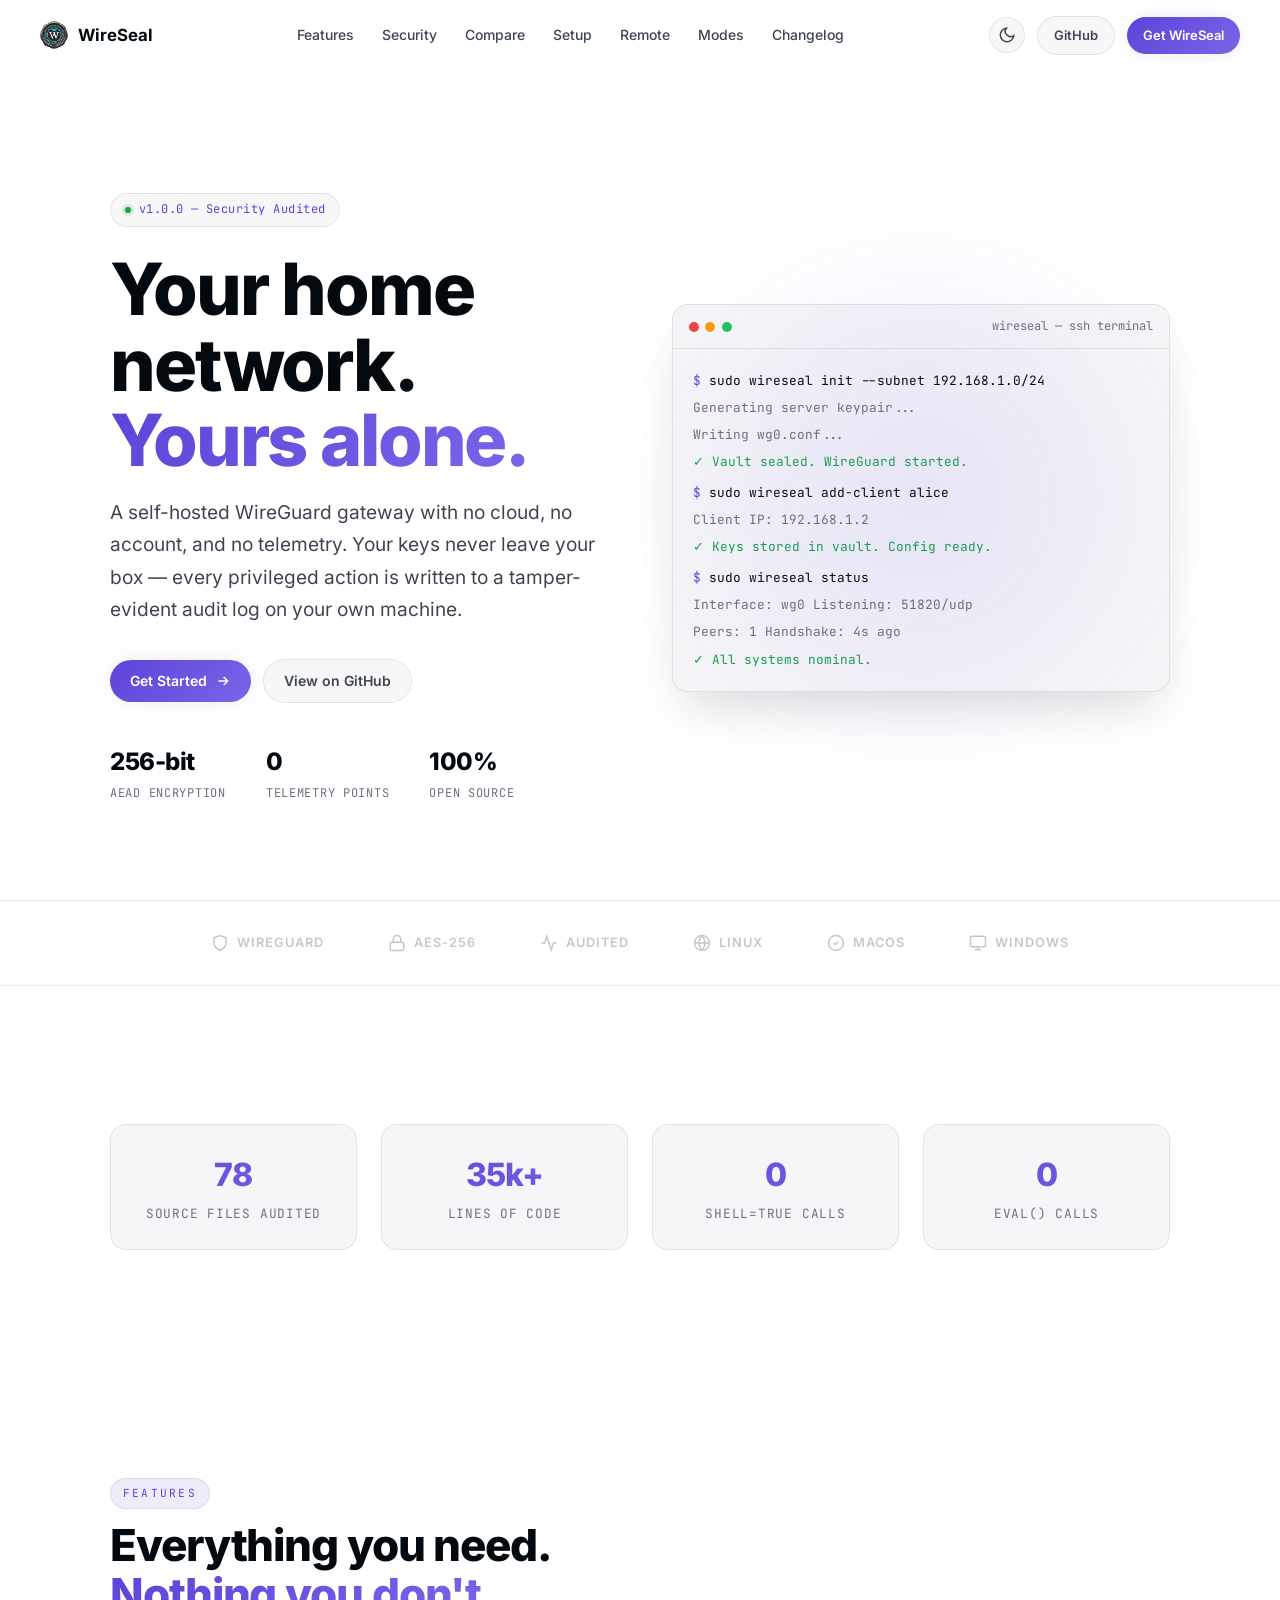
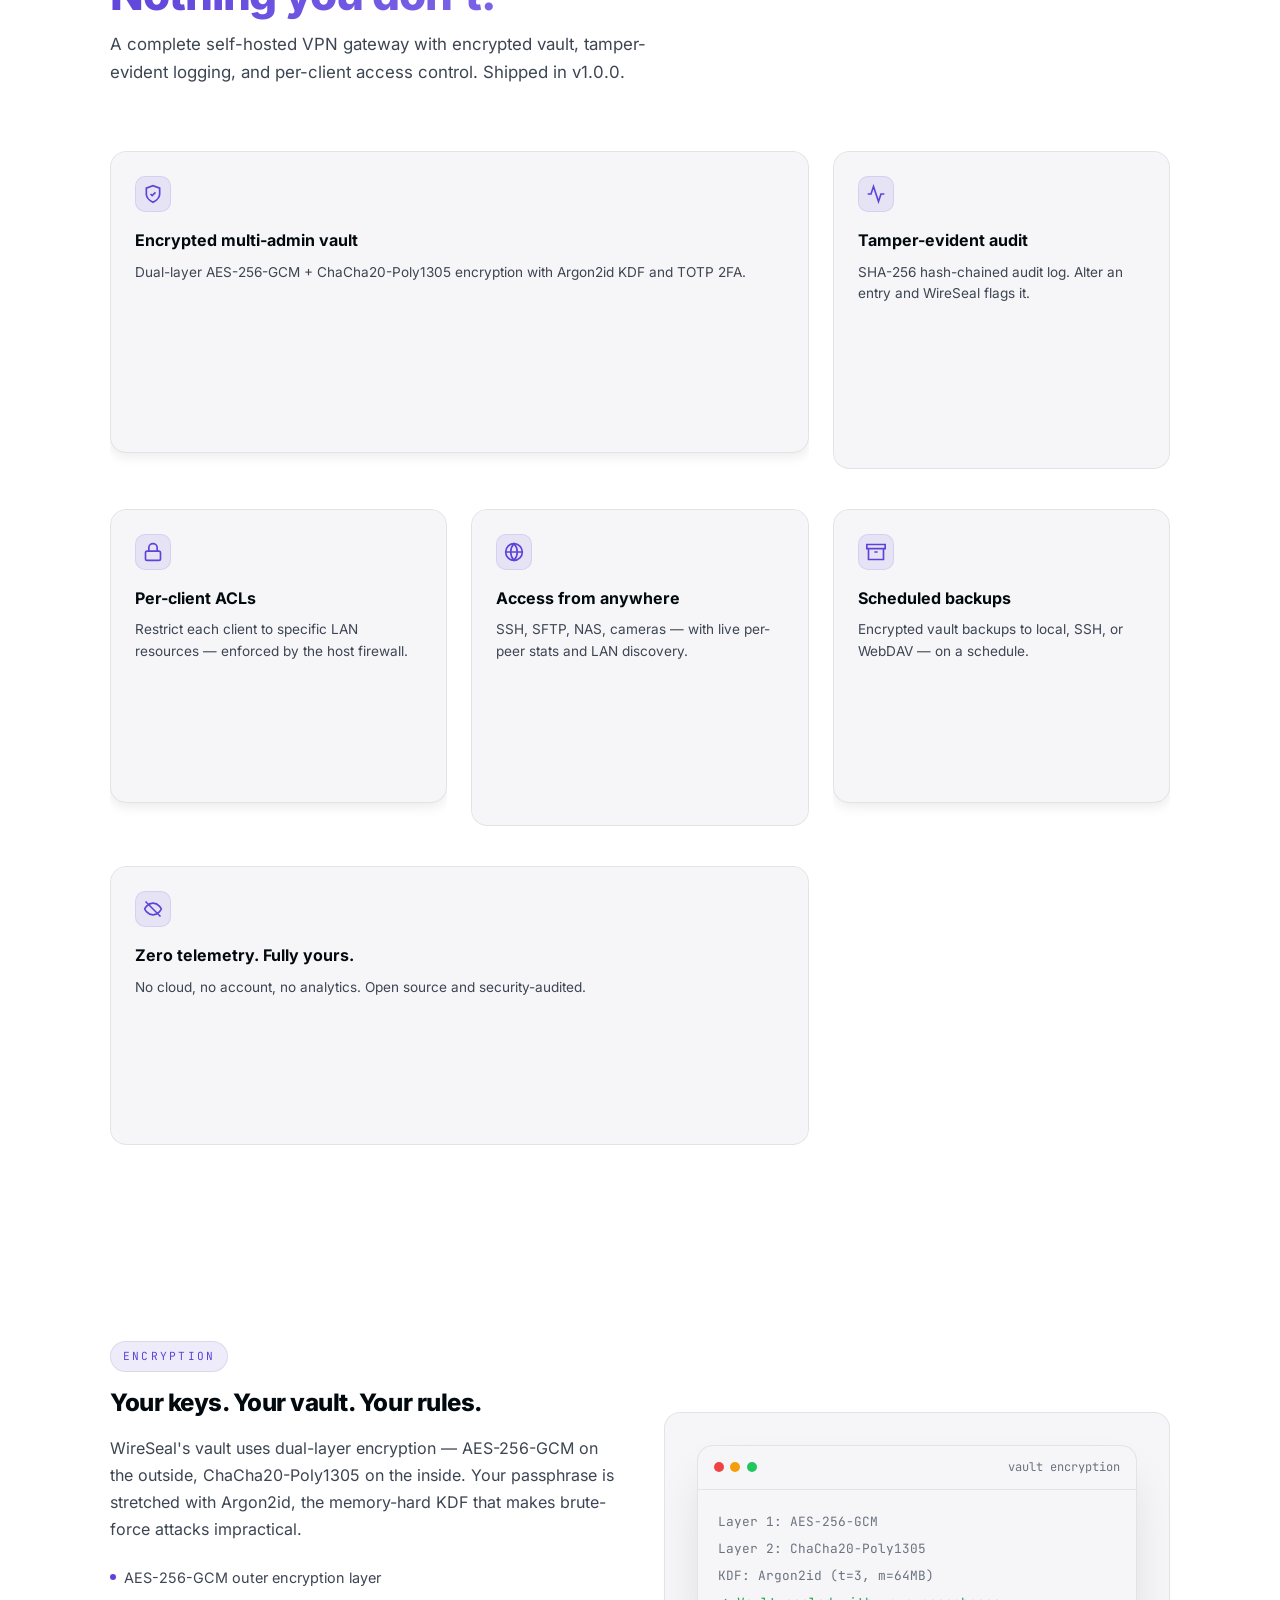
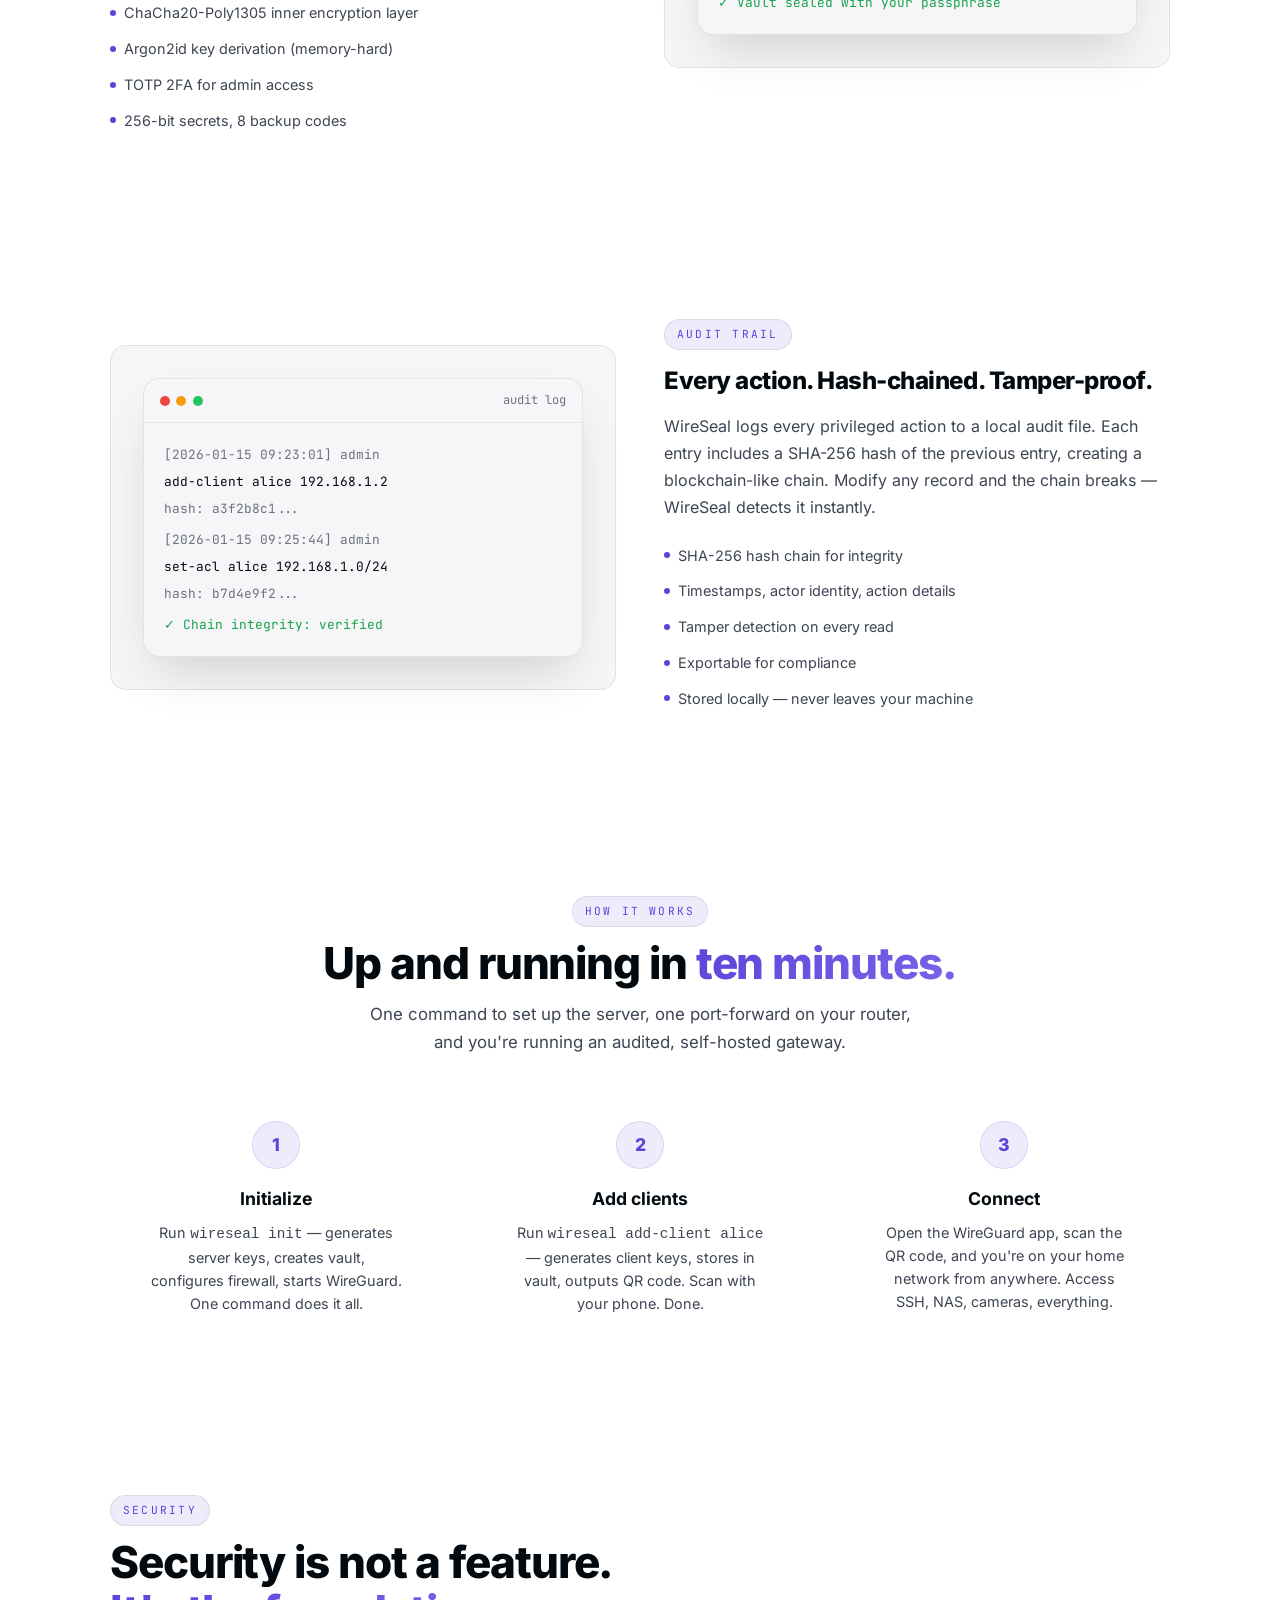
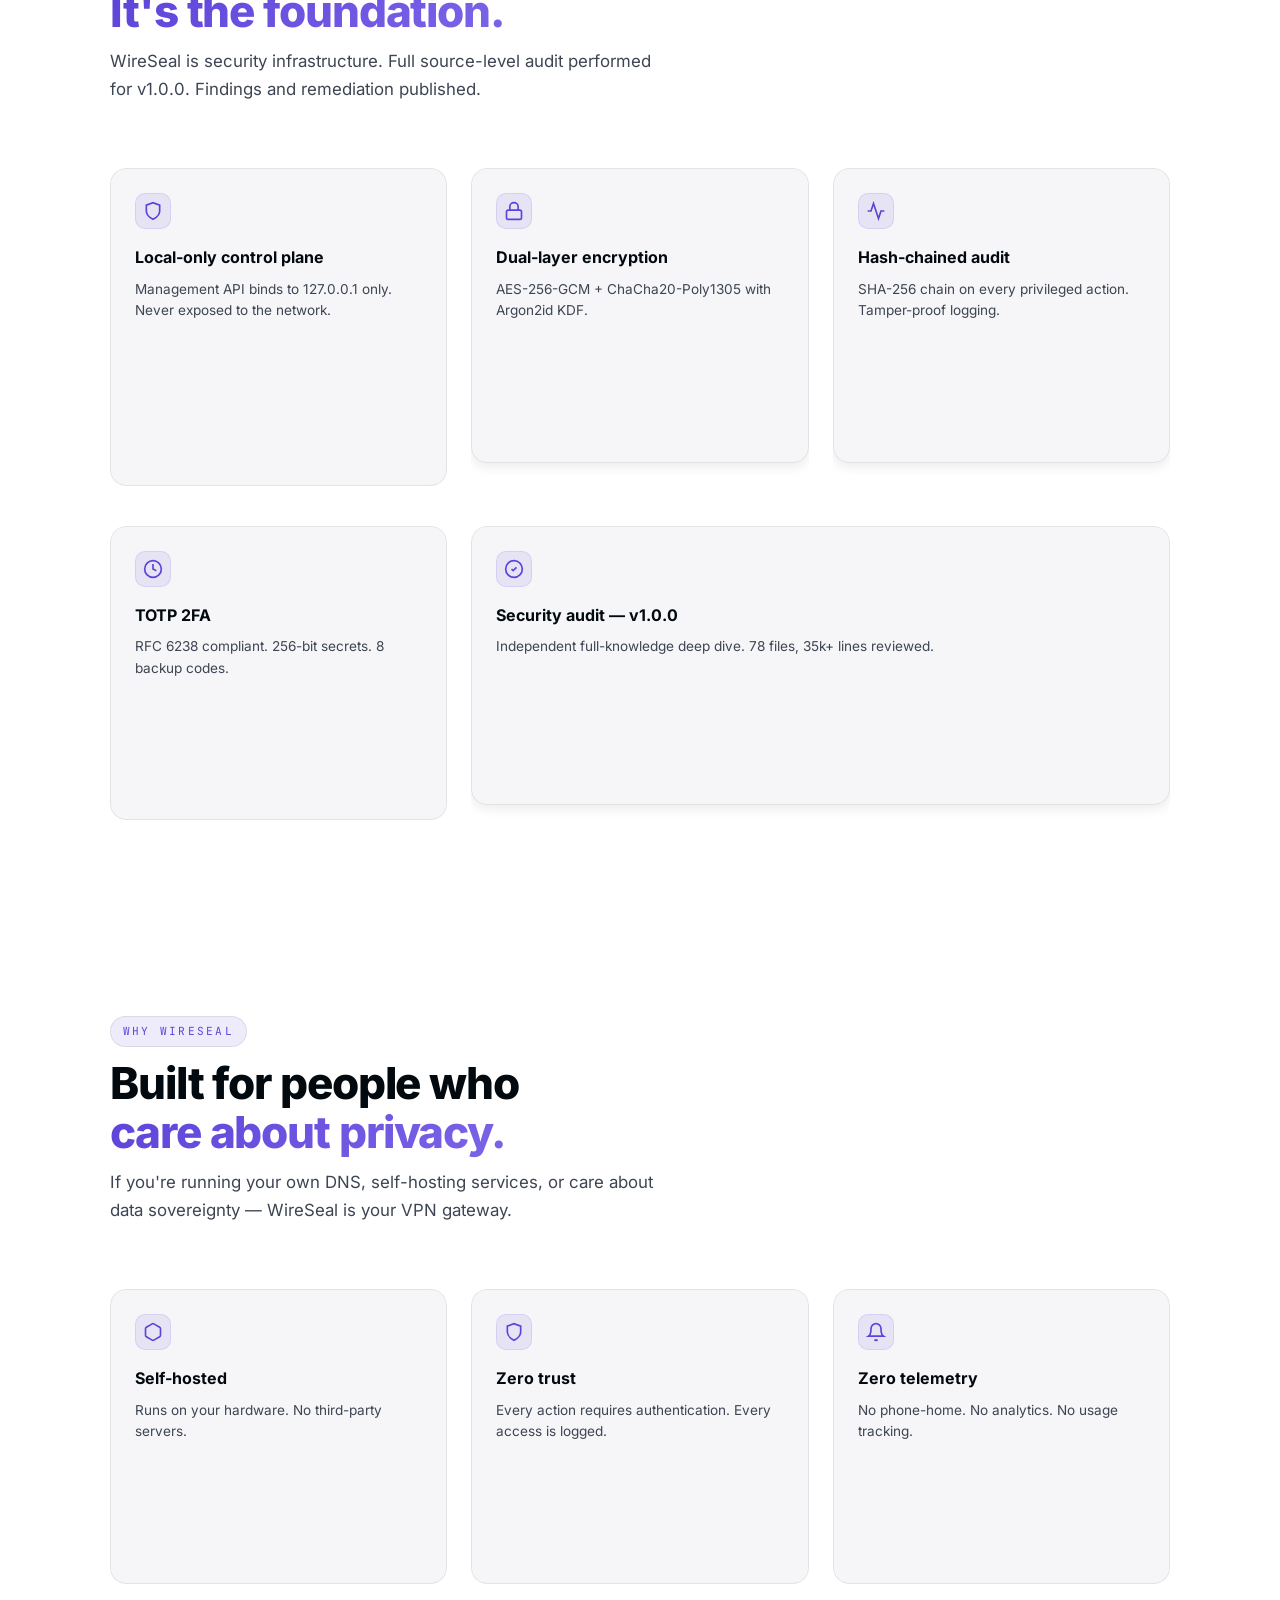
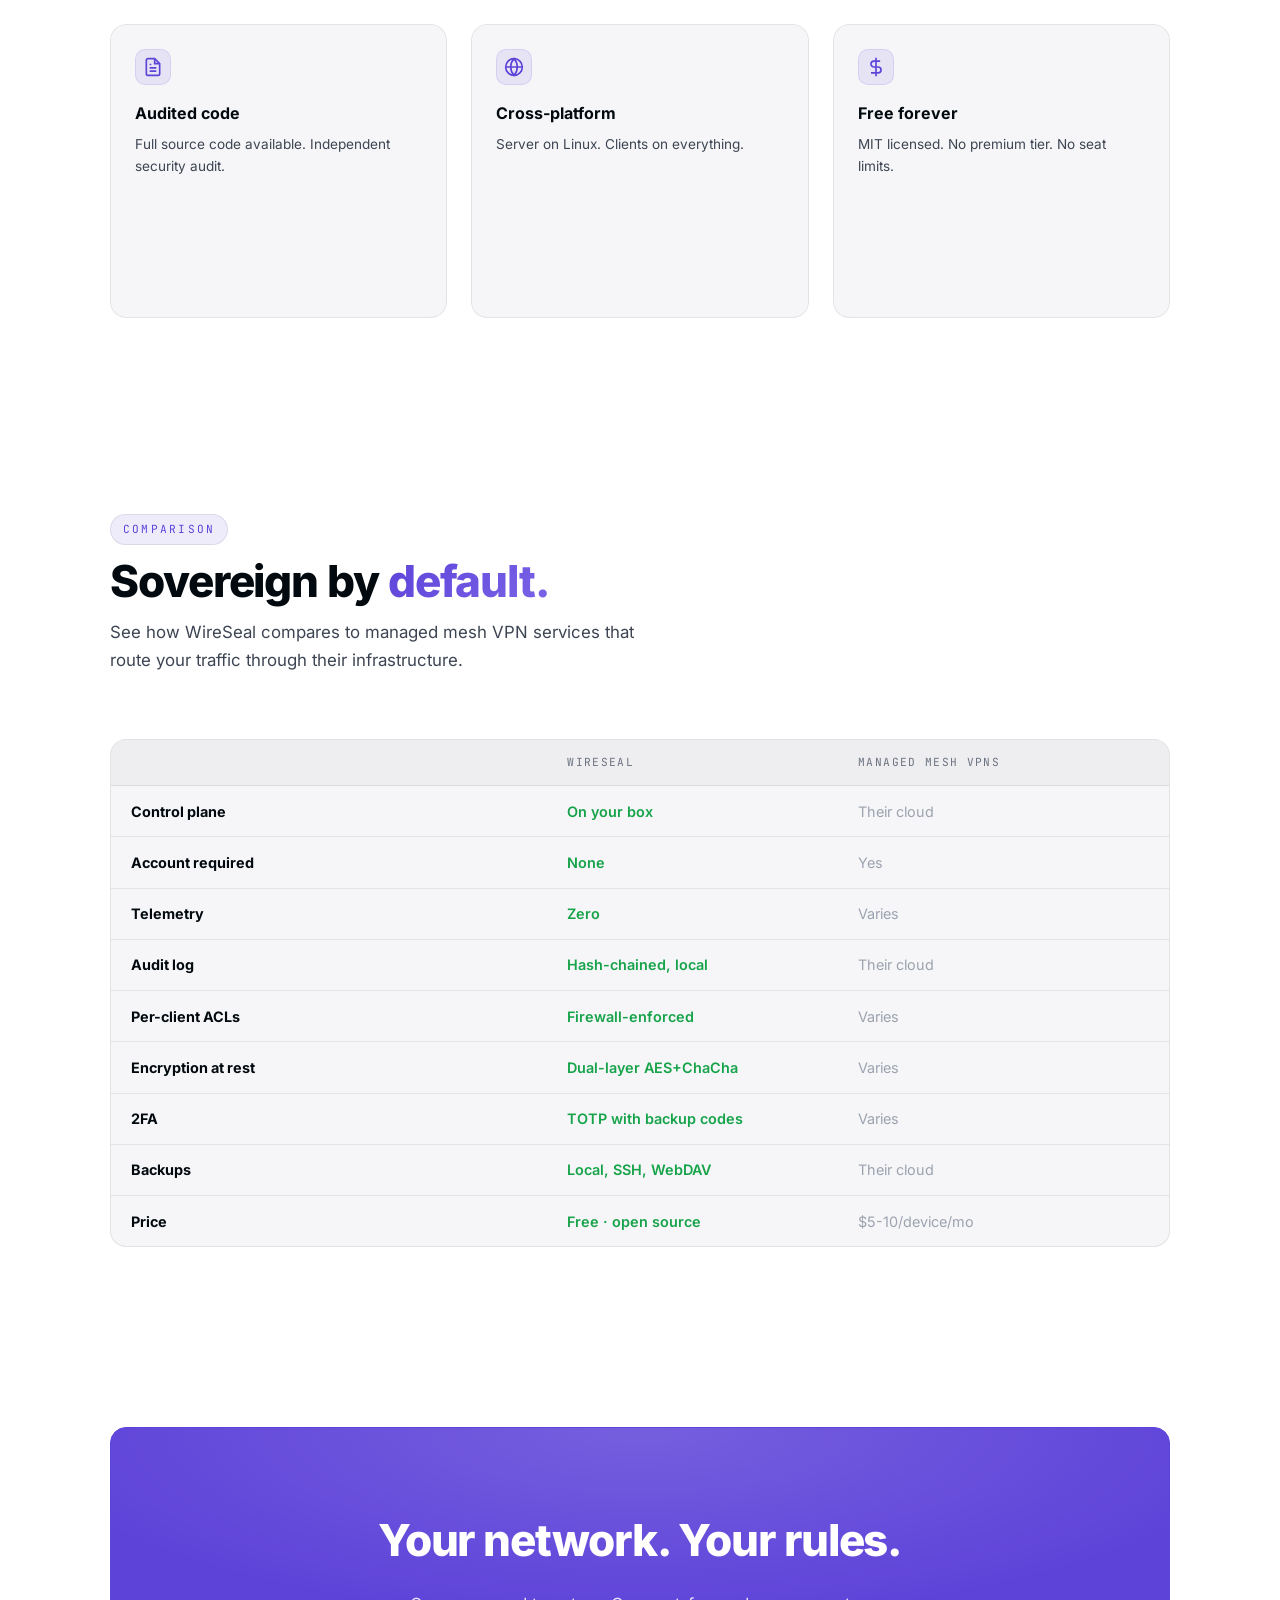
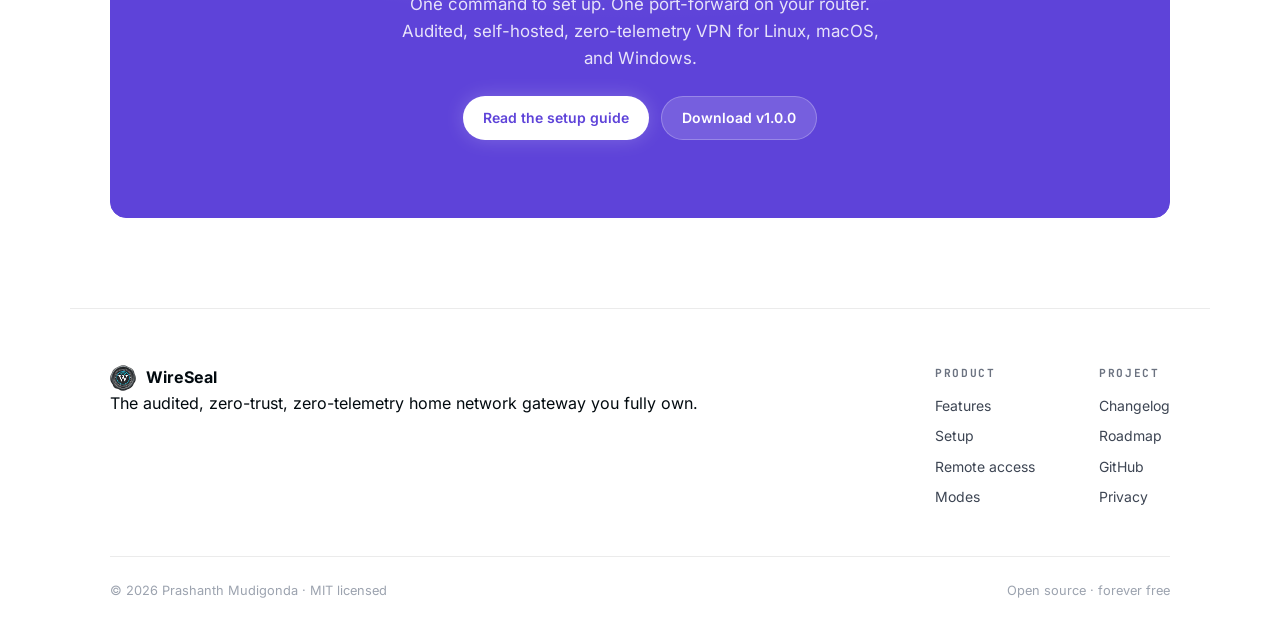
<file: index.html>
<!DOCTYPE html>
<html lang="en" data-theme="light">
<head>
  <meta charset="UTF-8">
  <meta name="viewport" content="width=device-width, initial-scale=1.0">
  <meta name="description" content="WireSeal — the audited, zero-trust, zero-telemetry home network gateway you fully own. Encrypted WireGuard tunnels, per-client ACLs, tamper-evident audit log.">
  <meta name="theme-color" content="#ffffff">
  <meta property="og:title" content="WireSeal — Your home network. Yours alone.">
  <meta property="og:description" content="Self-hosted WireGuard gateway. No cloud, no account, no telemetry. Your keys never leave your box.">
  <meta http-equiv="Content-Security-Policy" content="default-src 'self'; script-src 'self' 'unsafe-inline'; style-src 'self' 'unsafe-inline'; font-src 'self'; img-src 'self' data:; connect-src 'self' https://api.github.com">
  <link rel="icon" href="favicon.svg" type="image/svg+xml">
  <link rel="stylesheet" href="fonts.css">
  <link rel="stylesheet" href="luxe.css">
  <title>WireSeal — Your home network. Yours alone.</title>
</head>
<body>

  <!-- Nav -->
  <header class="nav" id="nav">
    <a class="nav__brand" href="/"><img src="wireseal-logo.png" alt="WireSeal">WireSeal</a>
    <nav class="nav__links" id="links">
      <a href="#features">Features</a>
      <a href="#security">Security</a>
      <a href="#compare">Compare</a>
      <a href="/setup">Setup</a>
      <a href="/remote">Remote</a>
      <a href="/modes">Modes</a>
      <a href="/changelog">Changelog</a>
    </nav>
    <div class="nav__cta">
      <button class="theme-toggle" id="themeToggle" aria-label="Toggle theme">
        <svg class="icon-moon" viewBox="0 0 24 24" fill="none" stroke="currentColor" stroke-width="2"><path d="M21 12.79A9 9 0 1111.21 3 7 7 0 0021 12.79z"/></svg>
        <svg class="icon-sun" viewBox="0 0 24 24" fill="none" stroke="currentColor" stroke-width="2"><circle cx="12" cy="12" r="5"/><path d="M12 1v2M12 21v2M4.22 4.22l1.42 1.42M18.36 18.36l1.42 1.42M1 12h2M21 12h2M4.22 19.78l1.42-1.42M18.36 5.64l1.42-1.42"/></svg>
      </button>
      <a class="btn btn--ghost btn--sm" href="https://github.com/prashanth-7861/WireSeal" target="_blank" rel="noopener noreferrer">GitHub</a>
      <a class="btn btn--primary btn--sm" href="/setup">Get WireSeal</a>
      <button class="nav__burger" id="burger" aria-label="Menu"><svg width="22" height="22" viewBox="0 0 24 24" fill="none" stroke="currentColor" stroke-width="2"><path d="M3 6h18M3 12h18M3 18h18"/></svg></button>
    </div>
  </header>

  <!-- Hero -->
  <section class="hero wrap">
    <div class="hero__inner">
      <div>
        <div class="hero__badge" data-rv><span class="dot"></span> v1.0.0 — Security Audited</div>
        <h1 data-rv data-rv-d="1">Your home network.<br><span class="grad">Yours alone.</span></h1>
        <p class="hero__sub" data-rv data-rv-d="2">A self-hosted WireGuard gateway with no cloud, no account, and no telemetry. Your keys never leave your box — every privileged action is written to a tamper-evident audit log on your own machine.</p>
        <div class="hero__cta" data-rv data-rv-d="3">
          <a class="btn btn--primary" href="/setup">Get Started <svg width="16" height="16" viewBox="0 0 24 24" fill="none" stroke="currentColor" stroke-width="2"><path d="M5 12h14M13 6l6 6-6 6"/></svg></a>
          <a class="btn btn--ghost" href="https://github.com/prashanth-7861/WireSeal" target="_blank" rel="noopener noreferrer">View on GitHub</a>
        </div>
        <div class="hero__stats" data-rv data-rv-d="4">
          <div class="hero__stat"><b>256-bit</b><span>AEAD encryption</span></div>
          <div class="hero__stat"><b>0</b><span>Telemetry points</span></div>
          <div class="hero__stat"><b>100%</b><span>Open source</span></div>
        </div>
      </div>
      <div class="hero__visual" data-rv data-rv-d="2">
        <div class="terminal">
          <div class="terminal__bar">
            <span class="terminal__dot"></span><span class="terminal__dot"></span><span class="terminal__dot"></span>
            <span class="terminal__title">wireseal — ssh terminal</span>
          </div>
          <div class="terminal__body">
            <div class="terminal__line"><span class="prompt">$</span><span class="cmd">sudo wireseal init --subnet 192.168.1.0/24</span></div>
            <div class="terminal__line"><span class="out">Generating server keypair...</span></div>
            <div class="terminal__line"><span class="out">Writing wg0.conf...</span></div>
            <div class="terminal__line"><span class="ok">✓ Vault sealed. WireGuard started.</span></div>
            <div class="terminal__line" style="margin-top:0.5rem"><span class="prompt">$</span><span class="cmd">sudo wireseal add-client alice</span></div>
            <div class="terminal__line"><span class="out">Client IP: 192.168.1.2</span></div>
            <div class="terminal__line"><span class="ok">✓ Keys stored in vault. Config ready.</span></div>
            <div class="terminal__line" style="margin-top:0.5rem"><span class="prompt">$</span><span class="cmd">sudo wireseal status</span></div>
            <div class="terminal__line"><span class="out">Interface: wg0  Listening: 51820/udp</span></div>
            <div class="terminal__line"><span class="out">Peers: 1  Handshake: 4s ago</span></div>
            <div class="terminal__line"><span class="ok">✓ All systems nominal.</span></div>
          </div>
        </div>
      </div>
    </div>
  </section>

  <!-- Logos -->
  <div class="logos" data-rv>
    <div class="logos__inner wrap">
      <div class="logos__item"><svg viewBox="0 0 24 24" fill="none" stroke="currentColor" stroke-width="2"><path d="M12 22s8-4 8-10V5l-8-3-8 3v7c0 6 8 10 8 10z"/></svg> WireGuard</div>
      <div class="logos__item"><svg viewBox="0 0 24 24" fill="none" stroke="currentColor" stroke-width="2"><rect x="3" y="11" width="18" height="11" rx="2"/><path d="M7 11V7a5 5 0 0110 0v4"/></svg> AES-256</div>
      <div class="logos__item"><svg viewBox="0 0 24 24" fill="none" stroke="currentColor" stroke-width="2"><path d="M22 12h-4l-3 9L9 3l-3 9H2"/></svg> Audited</div>
      <div class="logos__item"><svg viewBox="0 0 24 24" fill="none" stroke="currentColor" stroke-width="2"><circle cx="12" cy="12" r="10"/><path d="M2 12h20M12 2a15 15 0 014 10 15 15 0 01-4 10 15 15 0 01-4-10 15 15 0 014-10z"/></svg> Linux</div>
      <div class="logos__item"><svg viewBox="0 0 24 24" fill="none" stroke="currentColor" stroke-width="2"><path d="M12 22c5.523 0 10-4.477 10-10S17.523 2 12 2 2 6.477 2 12s4.477 10 10 10z"/><path d="M9 12l2 2 4-4"/></svg> macOS</div>
      <div class="logos__item"><svg viewBox="0 0 24 24" fill="none" stroke="currentColor" stroke-width="2"><rect x="2" y="3" width="20" height="14" rx="2"/><path d="M8 21h8M12 17v4"/></svg> Windows</div>
    </div>
  </div>

  <!-- Stats -->
  <section class="section wrap">
    <div class="stats-row" data-rv>
      <div class="stat-card"><div class="stat-card__num">78</div><div class="stat-card__label">Source files audited</div></div>
      <div class="stat-card"><div class="stat-card__num">35k+</div><div class="stat-card__label">Lines of code</div></div>
      <div class="stat-card"><div class="stat-card__num">0</div><div class="stat-card__label">shell=True calls</div></div>
      <div class="stat-card"><div class="stat-card__num">0</div><div class="stat-card__label">eval() calls</div></div>
    </div>
  </section>

  <!-- Features -->
  <section class="section wrap" id="features">
    <div class="head" data-rv>
      <div class="head__tag">Features</div>
      <h2>Everything you need.<br><span class="grad">Nothing you don't.</span></h2>
      <p>A complete self-hosted VPN gateway with encrypted vault, tamper-evident logging, and per-client access control. Shipped in v1.0.0.</p>
    </div>
    <div class="bento">
      <div class="cell cell--wide">
        <div class="cell__inner">
          <div class="cell__front">
            <div class="cell__icon"><svg width="20" height="20" viewBox="0 0 24 24" fill="none" stroke="currentColor" stroke-width="2"><path d="M12 22s8-4 8-10V5l-8-3-8 3v7c0 6 8 10 8 10z"/><path d="M9 12l2 2 4-4"/></svg></div>
            <h3>Encrypted multi-admin vault</h3>
            <p>Dual-layer AES-256-GCM + ChaCha20-Poly1305 encryption with Argon2id KDF and TOTP 2FA.</p>
            <div class="cell__hint">Hover to learn more →</div>
          </div>
          <div class="cell__back">
            <div class="cell__back-tag">Encryption</div>
            <h3>Vault Security</h3>
            <p>Your keys are protected by two independent encryption layers. Even if one is compromised, the other holds.</p>
            <ul>
              <li>AES-256-GCM outer layer</li>
              <li>ChaCha20-Poly1305 inner layer</li>
              <li>Argon2id memory-hard KDF</li>
              <li>TOTP 2FA per admin</li>
            </ul>
          </div>
        </div>
      </div>
      <div class="cell">
        <div class="cell__inner">
          <div class="cell__front">
            <div class="cell__icon"><svg width="20" height="20" viewBox="0 0 24 24" fill="none" stroke="currentColor" stroke-width="2"><path d="M22 12h-4l-3 9L9 3l-3 9H2"/></svg></div>
            <h3>Tamper-evident audit</h3>
            <p>SHA-256 hash-chained audit log. Alter an entry and WireSeal flags it.</p>
            <div class="cell__hint">Hover to learn more →</div>
          </div>
          <div class="cell__back">
            <div class="cell__back-tag">Audit Trail</div>
            <h3>Immutable Logs</h3>
            <p>Every action creates a hash that links to the previous one. Breaking the chain is detectable.</p>
            <ul>
              <li>SHA-256 hash chain</li>
              <li>Timestamps + actor ID</li>
              <li>Tamper detection</li>
              <li>Exportable for compliance</li>
            </ul>
          </div>
        </div>
      </div>
      <div class="cell">
        <div class="cell__inner">
          <div class="cell__front">
            <div class="cell__icon"><svg width="20" height="20" viewBox="0 0 24 24" fill="none" stroke="currentColor" stroke-width="2"><rect x="3" y="11" width="18" height="11" rx="2"/><path d="M7 11V7a5 5 0 0110 0v4"/></svg></div>
            <h3>Per-client ACLs</h3>
            <p>Restrict each client to specific LAN resources — enforced by the host firewall.</p>
            <div class="cell__hint">Hover to learn more →</div>
          </div>
          <div class="cell__back">
            <div class="cell__back-tag">Access Control</div>
            <h3>Granular Permissions</h3>
            <p>Define exactly what each peer can reach. No all-or-nothing access.</p>
            <ul>
              <li>IP-based restrictions</li>
              <li>Port-level control</li>
              <li>Protocol filtering</li>
              <li>Firewall-enforced</li>
            </ul>
          </div>
        </div>
      </div>
      <div class="cell">
        <div class="cell__inner">
          <div class="cell__front">
            <div class="cell__icon"><svg width="20" height="20" viewBox="0 0 24 24" fill="none" stroke="currentColor" stroke-width="2"><circle cx="12" cy="12" r="10"/><path d="M2 12h20M12 2a15 15 0 014 10 15 15 0 01-4 10 15 15 0 01-4-10 15 15 0 014-10z"/></svg></div>
            <h3>Access from anywhere</h3>
            <p>SSH, SFTP, NAS, cameras — with live per-peer stats and LAN discovery.</p>
            <div class="cell__hint">Hover to learn more →</div>
          </div>
          <div class="cell__back">
            <div class="cell__back-tag">Remote Access</div>
            <h3>Your Network, Everywhere</h3>
            <p>Connect from any device. Access everything on your home network securely.</p>
            <ul>
              <li>Phone, laptop, tablet</li>
              <li>Live peer statistics</li>
              <li>LAN device discovery</li>
              <li>QR code setup</li>
            </ul>
          </div>
        </div>
      </div>
      <div class="cell">
        <div class="cell__inner">
          <div class="cell__front">
            <div class="cell__icon"><svg width="20" height="20" viewBox="0 0 24 24" fill="none" stroke="currentColor" stroke-width="2"><path d="M21 8v13H3V8M1 3h22v5H1zM10 12h4"/></svg></div>
            <h3>Scheduled backups</h3>
            <p>Encrypted vault backups to local, SSH, or WebDAV — on a schedule.</p>
            <div class="cell__hint">Hover to learn more →</div>
          </div>
          <div class="cell__back">
            <div class="cell__back-tag">Backup</div>
            <h3>Never Lose Your Keys</h3>
            <p>Automated encrypted backups with multiple storage options.</p>
            <ul>
              <li>Local disk backup</li>
              <li>SSH remote backup</li>
              <li>WebDAV cloud backup</li>
              <li>One-command restore</li>
            </ul>
          </div>
        </div>
      </div>
      <div class="cell cell--wide">
        <div class="cell__inner">
          <div class="cell__front">
            <div class="cell__icon"><svg width="20" height="20" viewBox="0 0 24 24" fill="none" stroke="currentColor" stroke-width="2"><path d="M2 12s3-7 10-7 10 7 10 7-3 7-10 7-10-7-10-7z"/><line x1="3" y1="3" x2="21" y2="21"/></svg></div>
            <h3>Zero telemetry. Fully yours.</h3>
            <p>No cloud, no account, no analytics. Open source and security-audited.</p>
            <div class="cell__hint">Hover to learn more →</div>
          </div>
          <div class="cell__back">
            <div class="cell__back-tag">Privacy</div>
            <h3>Invisible by Design</h3>
            <p>WireSeal doesn't phone home. No tracking, no hidden endpoints.</p>
            <ul>
              <li>Localhost-only API</li>
              <li>No phone-home code</li>
              <li>No analytics SDK</li>
              <li>Full source available</li>
            </ul>
          </div>
        </div>
      </div>
    </div>
  </section>

  <!-- Deep Dive: Vault -->
  <section class="section wrap">
    <div class="feature-highlight" data-rv>
      <div class="feature-highlight__content">
        <div class="head__tag">Encryption</div>
        <h3>Your keys. Your vault. Your rules.</h3>
        <p>WireSeal's vault uses dual-layer encryption — AES-256-GCM on the outside, ChaCha20-Poly1305 on the inside. Your passphrase is stretched with Argon2id, the memory-hard KDF that makes brute-force attacks impractical.</p>
        <ul>
          <li>AES-256-GCM outer encryption layer</li>
          <li>ChaCha20-Poly1305 inner encryption layer</li>
          <li>Argon2id key derivation (memory-hard)</li>
          <li>TOTP 2FA for admin access</li>
          <li>256-bit secrets, 8 backup codes</li>
        </ul>
      </div>
      <div class="feature-highlight__visual">
        <div class="terminal">
          <div class="terminal__bar">
            <span class="terminal__dot"></span><span class="terminal__dot"></span><span class="terminal__dot"></span>
            <span class="terminal__title">vault encryption</span>
          </div>
          <div class="terminal__body">
            <div class="terminal__line"><span class="out">Layer 1: AES-256-GCM</span></div>
            <div class="terminal__line"><span class="out">Layer 2: ChaCha20-Poly1305</span></div>
            <div class="terminal__line"><span class="out">KDF: Argon2id (t=3, m=64MB)</span></div>
            <div class="terminal__line"><span class="ok">✓ Vault sealed with your passphrase</span></div>
          </div>
        </div>
      </div>
    </div>
  </section>

  <!-- Deep Dive: Audit -->
  <section class="section wrap">
    <div class="feature-highlight" data-rv>
      <div class="feature-highlight__visual">
        <div class="terminal">
          <div class="terminal__bar">
            <span class="terminal__dot"></span><span class="terminal__dot"></span><span class="terminal__dot"></span>
            <span class="terminal__title">audit log</span>
          </div>
          <div class="terminal__body">
            <div class="terminal__line"><span class="out">[2026-01-15 09:23:01] admin</span></div>
            <div class="terminal__line"><span class="cmd">  add-client alice 192.168.1.2</span></div>
            <div class="terminal__line"><span class="out">  hash: a3f2b8c1...</span></div>
            <div class="terminal__line" style="margin-top:0.5rem"><span class="out">[2026-01-15 09:25:44] admin</span></div>
            <div class="terminal__line"><span class="cmd">  set-acl alice 192.168.1.0/24</span></div>
            <div class="terminal__line"><span class="out">  hash: b7d4e9f2...</span></div>
            <div class="terminal__line" style="margin-top:0.5rem"><span class="ok">✓ Chain integrity: verified</span></div>
          </div>
        </div>
      </div>
      <div class="feature-highlight__content">
        <div class="head__tag">Audit Trail</div>
        <h3>Every action. Hash-chained. Tamper-proof.</h3>
        <p>WireSeal logs every privileged action to a local audit file. Each entry includes a SHA-256 hash of the previous entry, creating a blockchain-like chain. Modify any record and the chain breaks — WireSeal detects it instantly.</p>
        <ul>
          <li>SHA-256 hash chain for integrity</li>
          <li>Timestamps, actor identity, action details</li>
          <li>Tamper detection on every read</li>
          <li>Exportable for compliance</li>
          <li>Stored locally — never leaves your machine</li>
        </ul>
      </div>
    </div>
  </section>

  <!-- How It Works -->
  <section class="section wrap" id="how">
    <div class="head head--center" data-rv>
      <div class="head__tag">How it works</div>
      <h2>Up and running in <span class="grad">ten minutes.</span></h2>
      <p>One command to set up the server, one port-forward on your router, and you're running an audited, self-hosted gateway.</p>
    </div>
    <div class="steps">
      <div class="step" data-rv>
        <div class="step__num">1</div>
        <h3>Initialize</h3>
        <p>Run <code>wireseal init</code> — generates server keys, creates vault, configures firewall, starts WireGuard. One command does it all.</p>
      </div>
      <div class="step" data-rv data-rv-d="1">
        <div class="step__num">2</div>
        <h3>Add clients</h3>
        <p>Run <code>wireseal add-client alice</code> — generates client keys, stores in vault, outputs QR code. Scan with your phone. Done.</p>
      </div>
      <div class="step" data-rv data-rv-d="2">
        <div class="step__num">3</div>
        <h3>Connect</h3>
        <p>Open the WireGuard app, scan the QR code, and you're on your home network from anywhere. Access SSH, NAS, cameras, everything.</p>
      </div>
    </div>
  </section>

  <!-- Security -->
  <section class="section wrap" id="security">
    <div class="head" data-rv>
      <div class="head__tag">Security</div>
      <h2>Security is not a feature.<br><span class="grad">It's the foundation.</span></h2>
      <p>WireSeal is security infrastructure. Full source-level audit performed for v1.0.0. Findings and remediation published.</p>
    </div>
    <div class="bento">
      <div class="cell">
        <div class="cell__inner">
          <div class="cell__front">
            <div class="cell__icon"><svg width="20" height="20" viewBox="0 0 24 24" fill="none" stroke="currentColor" stroke-width="2"><path d="M12 22s8-4 8-10V5l-8-3-8 3v7c0 6 8 10 8 10z"/></svg></div>
            <h3>Local-only control plane</h3>
            <p>Management API binds to 127.0.0.1 only. Never exposed to the network.</p>
            <div class="cell__hint">Hover to learn more →</div>
          </div>
          <div class="cell__back">
            <div class="cell__back-tag">Network</div>
            <h3>Invisible to the Internet</h3>
            <p>No remote admin without SSH. Your server can't be attacked if it can't be seen.</p>
            <ul>
              <li>127.0.0.1 binding only</li>
              <li>No port exposure</li>
              <li>SSH-only remote access</li>
              <li>Firewall-enforced</li>
            </ul>
          </div>
        </div>
      </div>
      <div class="cell">
        <div class="cell__inner">
          <div class="cell__front">
            <div class="cell__icon"><svg width="20" height="20" viewBox="0 0 24 24" fill="none" stroke="currentColor" stroke-width="2"><rect x="3" y="11" width="18" height="11" rx="2"/><path d="M7 11V7a5 5 0 0110 0v4"/></svg></div>
            <h3>Dual-layer encryption</h3>
            <p>AES-256-GCM + ChaCha20-Poly1305 with Argon2id KDF.</p>
            <div class="cell__hint">Hover to learn more →</div>
          </div>
          <div class="cell__back">
            <div class="cell__back-tag">Crypto</div>
            <h3>Defense in Depth</h3>
            <p>Two independent encryption layers. If one breaks, the other holds.</p>
            <ul>
              <li>AES-256-GCM outer</li>
              <li>ChaCha20-Poly1305 inner</li>
              <li>Argon2id 64MB memory</li>
              <li>Quantum-resistant design</li>
            </ul>
          </div>
        </div>
      </div>
      <div class="cell">
        <div class="cell__inner">
          <div class="cell__front">
            <div class="cell__icon"><svg width="20" height="20" viewBox="0 0 24 24" fill="none" stroke="currentColor" stroke-width="2"><path d="M22 12h-4l-3 9L9 3l-3 9H2"/></svg></div>
            <h3>Hash-chained audit</h3>
            <p>SHA-256 chain on every privileged action. Tamper-proof logging.</p>
            <div class="cell__hint">Hover to learn more →</div>
          </div>
          <div class="cell__back">
            <div class="cell__back-tag">Integrity</div>
            <h3>Blockchain-like Audit</h3>
            <p>Each log entry hashes the previous one. Breaking the chain is detectable.</p>
            <ul>
              <li>SHA-256 hash chain</li>
              <li>Instant tamper detection</li>
              <li>Exportable for compliance</li>
              <li>Local storage only</li>
            </ul>
          </div>
        </div>
      </div>
      <div class="cell">
        <div class="cell__inner">
          <div class="cell__front">
            <div class="cell__icon"><svg width="20" height="20" viewBox="0 0 24 24" fill="none" stroke="currentColor" stroke-width="2"><circle cx="12" cy="12" r="10"/><path d="M12 6v6l4 2"/></svg></div>
            <h3>TOTP 2FA</h3>
            <p>RFC 6238 compliant. 256-bit secrets. 8 backup codes.</p>
            <div class="cell__hint">Hover to learn more →</div>
          </div>
          <div class="cell__back">
            <div class="cell__back-tag">Authentication</div>
            <h3>Two-Factor Security</h3>
            <p>Standard TOTP with backup codes. Rate-limited to prevent brute force.</p>
            <ul>
              <li>RFC 6238 compliant</li>
              <li>256-bit secrets</li>
              <li>8 backup codes</li>
              <li>Anti-replay protection</li>
            </ul>
          </div>
        </div>
      </div>
      <div class="cell cell--wide">
        <div class="cell__inner">
          <div class="cell__front">
            <div class="cell__icon"><svg width="20" height="20" viewBox="0 0 24 24" fill="none" stroke="currentColor" stroke-width="2"><path d="M9 12l2 2 4-4"/><circle cx="12" cy="12" r="10"/></svg></div>
            <h3>Security audit — v1.0.0</h3>
            <p>Independent full-knowledge deep dive. 78 files, 35k+ lines reviewed.</p>
            <div class="cell__hint">Hover to learn more →</div>
          </div>
          <div class="cell__back">
            <div class="cell__back-tag">Audit</div>
            <h3>Verified by Experts</h3>
            <p>Full source-level review. Every finding remediated and published.</p>
            <ul>
              <li>78 source files reviewed</li>
              <li>35,000+ lines of code</li>
              <li>Zero shell=True calls</li>
              <li>Published in SECURITY_AUDIT_v1.0.0.md</li>
            </ul>
          </div>
        </div>
      </div>
    </div>
  </section>

  <!-- Why WireSeal -->
  <section class="section wrap">
    <div class="head" data-rv>
      <div class="head__tag">Why WireSeal</div>
      <h2>Built for people who<br><span class="grad">care about privacy.</span></h2>
      <p>If you're running your own DNS, self-hosting services, or care about data sovereignty — WireSeal is your VPN gateway.</p>
    </div>
    <div class="bento">
      <div class="cell">
        <div class="cell__inner">
          <div class="cell__front">
            <div class="cell__icon"><svg width="20" height="20" viewBox="0 0 24 24" fill="none" stroke="currentColor" stroke-width="2"><path d="M21 16V8a2 2 0 00-1-1.73l-7-4a2 2 0 00-2 0l-7 4A2 2 0 003 8v8a2 2 0 001 1.73l7 4a2 2 0 002 0l7-4A2 2 0 0021 16z"/></svg></div>
            <h3>Self-hosted</h3>
            <p>Runs on your hardware. No third-party servers.</p>
            <div class="cell__hint">Hover to learn more →</div>
          </div>
          <div class="cell__back">
            <div class="cell__back-tag">Infrastructure</div>
            <h3>Your Hardware</h3>
            <p>Complete control over your network infrastructure.</p>
            <ul>
              <li>Your server, your rules</li>
              <li>No vendor lock-in</li>
              <li>Full data sovereignty</li>
              <li>Customizable setup</li>
            </ul>
          </div>
        </div>
      </div>
      <div class="cell">
        <div class="cell__inner">
          <div class="cell__front">
            <div class="cell__icon"><svg width="20" height="20" viewBox="0 0 24 24" fill="none" stroke="currentColor" stroke-width="2"><path d="M12 22s8-4 8-10V5l-8-3-8 3v7c0 6 8 10 8 10z"/></svg></div>
            <h3>Zero trust</h3>
            <p>Every action requires authentication. Every access is logged.</p>
            <div class="cell__hint">Hover to learn more →</div>
          </div>
          <div class="cell__back">
            <div class="cell__back-tag">Security Model</div>
            <h3>Verify Everything</h3>
            <p>No implicit trust. Cryptographic verification at every step.</p>
            <ul>
              <li>Auth required for all actions</li>
              <li>All access logged</li>
              <li>Keys always encrypted</li>
              <li>Full audit trail</li>
            </ul>
          </div>
        </div>
      </div>
      <div class="cell">
        <div class="cell__inner">
          <div class="cell__front">
            <div class="cell__icon"><svg width="20" height="20" viewBox="0 0 24 24" fill="none" stroke="currentColor" stroke-width="2"><path d="M18 8A6 6 0 006 8c0 7-3 9-3 9h18s-3-2-3-9M13.73 21a2 2 0 01-3.46 0"/></svg></div>
            <h3>Zero telemetry</h3>
            <p>No phone-home. No analytics. No usage tracking.</p>
            <div class="cell__hint">Hover to learn more →</div>
          </div>
          <div class="cell__back">
            <div class="cell__back-tag">Privacy</div>
            <h3>Invisible by Design</h3>
            <p>WireSeal doesn't know you exist. And that's by design.</p>
            <ul>
              <li>No phone-home code</li>
              <li>No analytics SDK</li>
              <li>No hidden endpoints</li>
              <li>Verify with network tools</li>
            </ul>
          </div>
        </div>
      </div>
      <div class="cell">
        <div class="cell__inner">
          <div class="cell__front">
            <div class="cell__icon"><svg width="20" height="20" viewBox="0 0 24 24" fill="none" stroke="currentColor" stroke-width="2"><path d="M14 2H6a2 2 0 00-2 2v16a2 2 0 002 2h12a2 2 0 002-2V8z"/><path d="M14 2v6h6M16 13H8M16 17H8M10 9H8"/></svg></div>
            <h3>Audited code</h3>
            <p>Full source code available. Independent security audit.</p>
            <div class="cell__hint">Hover to learn more →</div>
          </div>
          <div class="cell__back">
            <div class="cell__back-tag">Transparency</div>
            <h3>Verify Yourself</h3>
            <p>Read the code. Read the audit. Trust no one.</p>
            <ul>
              <li>MIT licensed</li>
              <li>Full source on GitHub</li>
              <li>Independent audit report</li>
              <li>All findings remediated</li>
            </ul>
          </div>
        </div>
      </div>
      <div class="cell">
        <div class="cell__inner">
          <div class="cell__front">
            <div class="cell__icon"><svg width="20" height="20" viewBox="0 0 24 24" fill="none" stroke="currentColor" stroke-width="2"><circle cx="12" cy="12" r="10"/><path d="M2 12h20M12 2a15 15 0 014 10 15 15 0 01-4 10 15 15 0 01-4-10 15 15 0 014-10z"/></svg></div>
            <h3>Cross-platform</h3>
            <p>Server on Linux. Clients on everything.</p>
            <div class="cell__hint">Hover to learn more →</div>
          </div>
          <div class="cell__back">
            <div class="cell__back-tag">Compatibility</div>
            <h3>Works Everywhere</h3>
            <p>Any WireGuard client connects. No vendor lock-in.</p>
            <ul>
              <li>Linux server</li>
              <li>macOS / Windows clients</li>
              <li>iOS / Android apps</li>
              <li>Standard WireGuard protocol</li>
            </ul>
          </div>
        </div>
      </div>
      <div class="cell">
        <div class="cell__inner">
          <div class="cell__front">
            <div class="cell__icon"><svg width="20" height="20" viewBox="0 0 24 24" fill="none" stroke="currentColor" stroke-width="2"><path d="M12 1v22M17 5H9.5a3.5 3.5 0 000 7h5a3.5 3.5 0 010 7H6"/></svg></div>
            <h3>Free forever</h3>
            <p>MIT licensed. No premium tier. No seat limits.</p>
            <div class="cell__hint">Hover to learn more →</div>
          </div>
          <div class="cell__back">
            <div class="cell__back-tag">License</div>
            <h3>Open Source</h3>
            <p>Use it for anything. No restrictions. No catches.</p>
            <ul>
              <li>MIT license</li>
              <li>No enterprise pricing</li>
              <li>No device limits</li>
              <li>Community supported</li>
            </ul>
          </div>
        </div>
      </div>
    </div>
  </section>

  <!-- Compare -->
  <section class="section wrap" id="compare">
    <div class="head" data-rv>
      <div class="head__tag">Comparison</div>
      <h2>Sovereign by <span class="grad">default.</span></h2>
      <p>See how WireSeal compares to managed mesh VPN services that route your traffic through their infrastructure.</p>
    </div>
    <div class="cmp" data-rv>
      <div class="cmp__row cmp__row--head"><b></b><span>WireSeal</span><span>Managed mesh VPNs</span></div>
      <div class="cmp__row"><b>Control plane</b><span class="yes">On your box</span><span class="no">Their cloud</span></div>
      <div class="cmp__row"><b>Account required</b><span class="yes">None</span><span class="no">Yes</span></div>
      <div class="cmp__row"><b>Telemetry</b><span class="yes">Zero</span><span class="no">Varies</span></div>
      <div class="cmp__row"><b>Audit log</b><span class="yes">Hash-chained, local</span><span class="no">Their cloud</span></div>
      <div class="cmp__row"><b>Per-client ACLs</b><span class="yes">Firewall-enforced</span><span class="no">Varies</span></div>
      <div class="cmp__row"><b>Encryption at rest</b><span class="yes">Dual-layer AES+ChaCha</span><span class="no">Varies</span></div>
      <div class="cmp__row"><b>2FA</b><span class="yes">TOTP with backup codes</span><span class="no">Varies</span></div>
      <div class="cmp__row"><b>Backups</b><span class="yes">Local, SSH, WebDAV</span><span class="no">Their cloud</span></div>
      <div class="cmp__row"><b>Price</b><span class="yes">Free · open source</span><span class="no">$5-10/device/mo</span></div>
    </div>
  </section>

  <!-- CTA -->
  <section class="section wrap" id="cta">
    <div class="cta" data-rv>
      <h2>Your network. Your rules.</h2>
      <p>One command to set up. One port-forward on your router. Audited, self-hosted, zero-telemetry VPN for Linux, macOS, and Windows.</p>
      <div class="cta__btns">
        <a class="btn btn--primary" href="/setup">Read the setup guide</a>
        <a class="btn btn--ghost" href="https://github.com/prashanth-7861/WireSeal/releases" target="_blank" rel="noopener noreferrer">Download v1.0.0</a>
      </div>
    </div>
  </section>

  <!-- Footer -->
  <footer class="footer wrap">
    <div class="footer__top">
      <div>
        <div class="footer__brand"><img src="wireseal-logo.png" alt="WireSeal">WireSeal</div>
        <p>The audited, zero-trust, zero-telemetry home network gateway you fully own.</p>
      </div>
      <div class="footer__cols">
        <div class="footer__col"><h4>Product</h4><a href="#features">Features</a><a href="/setup">Setup</a><a href="/remote">Remote access</a><a href="/modes">Modes</a></div>
        <div class="footer__col"><h4>Project</h4><a href="/changelog">Changelog</a><a href="/future-plans">Roadmap</a><a href="https://github.com/prashanth-7861/WireSeal" target="_blank" rel="noopener noreferrer">GitHub</a><a href="/privacy">Privacy</a></div>
      </div>
    </div>
    <div class="footer__bottom">
      <span>&copy; 2026 Prashanth Mudigonda · MIT licensed</span>
      <span>Open source · forever free</span>
    </div>
  </footer>

  <script src="luxe.js" defer></script>
</body>
</html>
</file>
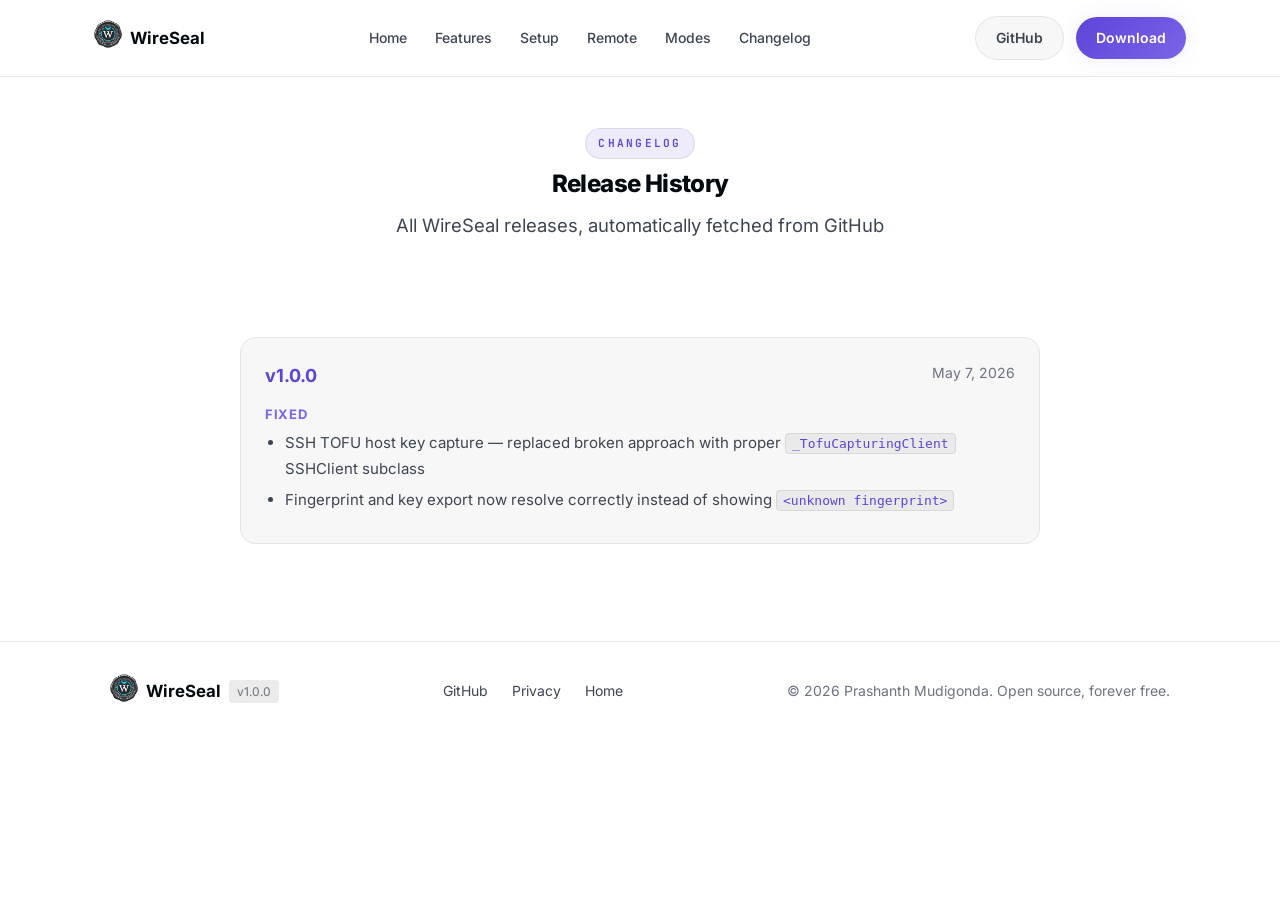
<file: changelog.html>
<!DOCTYPE html>
<html lang="en" data-theme="light">
<head>
    <meta charset="UTF-8">
    <meta name="viewport" content="width=device-width, initial-scale=1.0">
    <meta name="description" content="WireSeal Changelog — Complete release history">
    <meta name="robots" content="index, follow">
    <meta http-equiv="Content-Security-Policy" content="default-src 'self'; script-src 'self' 'unsafe-inline'; style-src 'self' 'unsafe-inline'; font-src 'self'; img-src 'self' data: https:; connect-src 'self' https://api.github.com">
    <title>Changelog — WireSeal</title>
    <link rel="icon" href="favicon.svg" type="image/svg+xml">
    <link rel="stylesheet" href="fonts.css">
    <link rel="stylesheet" href="style-new.css">
    <link rel="stylesheet" href="luxe-pages.css">
</head>
<body>
    <script>
      (function() {
        var saved = localStorage.getItem('ws-theme');
        if (saved) {
          document.documentElement.setAttribute('data-theme', saved);
        } else if (window.matchMedia('(prefers-color-scheme: dark)').matches) {
          document.documentElement.setAttribute('data-theme', 'dark');
        }
      })();
    </script>
    <!-- Navigation -->
    <nav class="navbar">
        <div class="nav-container">
            <a href="/" class="nav-brand">
                <span class="brand-icon"><img src="wireseal-logo.png" alt="WireSeal" class="brand-mark"></span>
                <span class="brand-name">WireSeal</span>
            </a>
            <div class="nav-menu">
                <a href="/" class="nav-link">Home</a>
                <a href="/#features" class="nav-link">Features</a>
                <a href="/setup" class="nav-link">Setup</a>
                <a href="/remote" class="nav-link">Remote</a>
                <a href="/modes" class="nav-link">Modes</a>
                <a href="/changelog" class="nav-link">Changelog</a>
            </div>
            <div class="nav-actions">
                <button class="theme-toggle" id="themeToggle" aria-label="Toggle theme">
                    <svg class="icon-sun" width="20" height="20" viewBox="0 0 24 24" fill="none" stroke="currentColor" stroke-width="2"><circle cx="12" cy="12" r="5"/><path d="M12 1v2M12 21v2M4.22 4.22l1.42 1.42M18.36 18.36l1.42 1.42M1 12h2M21 12h2M4.22 19.78l1.42-1.42M18.36 5.64l1.42-1.42"/></svg>
                    <svg class="icon-moon" width="20" height="20" viewBox="0 0 24 24" fill="none" stroke="currentColor" stroke-width="2"><path d="M21 12.79A9 9 0 1111.21 3 7 7 0 0021 12.79z"/></svg>
                </button>
                <a href="https://github.com/prashanth-7861/WireSeal" class="btn btn-ghost" target="_blank" rel="noopener noreferrer">GitHub</a>
                <a href="/#download" class="btn btn-primary">Download</a>
            </div>
            <button class="nav-toggle" aria-label="Toggle menu">
                <span></span><span></span><span></span>
            </button>
        </div>
    </nav>

    <!-- Header -->
    <section class="section" style="padding-top: 8rem; padding-bottom: 2rem;">
        <div class="section-container">
            <div class="section-header center">
                <span class="section-tag">Changelog</span>
                <h1 class="section-title">Release History</h1>
                <p class="section-subtitle">All WireSeal releases, automatically fetched from GitHub</p>
            </div>
        </div>
    </section>

    <!-- Changelog Timeline -->
    <section class="section" style="padding-top: 0;">
        <div class="section-container">
            <div id="changelog-timeline" class="changelog-list">
                <div class="loading-state">
                    <p>Loading release history...</p>
                </div>
            </div>
        </div>
    </section>

    <!-- Footer -->
    <footer class="footer">
        <div class="footer-container">
            <div class="footer-brand">
                <span class="brand-icon"><img src="wireseal-logo.png" alt="WireSeal" class="brand-mark"></span>
                <span class="brand-name">WireSeal</span>
                <span class="brand-version">v1.0.0</span>
            </div>
            <div class="footer-links">
                <a href="https://github.com/prashanth-7861/WireSeal">GitHub</a>
                <a href="/privacy">Privacy</a>
                <a href="/">Home</a>
            </div>
            <div class="footer-copy">
                © 2026 Prashanth Mudigonda. Open source, forever free.
            </div>
        </div>
    </footer>

    <style>
        .changelog-list {
            max-width: 800px;
            margin: 0 auto;
        }
        
        .loading-state {
            text-align: center;
            padding: 3rem;
            color: var(--text-muted);
        }
        
        .release-item {
            padding: 1.5rem;
            background: var(--surface);
            border: 1px solid var(--border);
            border-radius: var(--radius-lg);
            margin-bottom: 1rem;
            transition: var(--transition);
        }
        
        .release-item:hover {
            border-color: var(--primary-light);
            box-shadow: var(--shadow-sm);
        }
        
        .release-header {
            display: flex;
            justify-content: space-between;
            align-items: flex-start;
            margin-bottom: 1rem;
            flex-wrap: wrap;
            gap: 0.5rem;
        }
        
        .release-tag {
            font-size: 1.125rem;
            font-weight: 700;
            color: var(--primary);
        }
        
        .release-date {
            font-size: 0.875rem;
            color: var(--text-muted);
        }
        
        .release-body {
            font-size: 0.9375rem;
            line-height: 1.7;
        }
        
        .release-body h4 {
            font-size: 0.8125rem;
            text-transform: uppercase;
            letter-spacing: 0.05em;
            color: var(--accent);
            margin: 1rem 0 0.5rem;
        }
        
        .release-body ul {
            margin: 0;
            padding-left: 1.25rem;
            color: var(--text-secondary);
        }
        
        .release-body li {
            margin-bottom: 0.375rem;
        }
        
        .release-body code {
            background: var(--surface-elevated);
            padding: 0.125rem 0.375rem;
            border-radius: 4px;
            font-size: 0.8125rem;
            color: var(--primary);
        }
        
        .release-link {
            display: inline-block;
            margin-top: 1rem;
            font-size: 0.875rem;
            font-weight: 500;
            color: var(--primary);
        }
        
        .release-link:hover {
            color: var(--primary-dark);
        }
    </style>

    <script>
        // Escape HTML so release notes from the GitHub API cannot inject
        // markup / event handlers (e.g. <img onerror=...>) into the page.
        function esc(s) {
            return String(s == null ? '' : s).replace(/[&<>"']/g, function (c) {
                return { '&': '&amp;', '<': '&lt;', '>': '&gt;', '"': '&quot;', "'": '&#39;' }[c];
            });
        }
        async function fetchAllReleases() {
            const container = document.getElementById('changelog-timeline');
            try {
                const response = await fetch('https://api.github.com/repos/prashanth-7861/WireSeal/releases?per_page=15');
                const releases = await response.json();
                
                let html = '';
                for (const release of releases) {
                    const pubDate = new Date(release.published_at);
                    const dateStr = pubDate.toLocaleDateString('en-US', { 
                        year: 'numeric', 
                        month: 'long', 
                        day: 'numeric' 
                    });
                    
                    let bodyHtml = '';
                    if (release.body) {
                        const lines = release.body.split('\n');
                        let inList = false;
                        for (const line of lines) {
                            if (line.startsWith('### ')) {
                                if (inList) { bodyHtml += '</ul>'; inList = false; }
                                bodyHtml += `<h4>${esc(line.replace('### ', ''))}</h4>`;
                            } else if (line.startsWith('- ')) {
                                if (!inList) { bodyHtml += '<ul>'; inList = true; }
                                // Escape first, THEN turn `code` spans into <code> tags
                                // so only our own markup is HTML, never the note content.
                                const li = esc(line.replace('- ', '')).replace(/`([^`]+)`/g, '<code>$1</code>');
                                bodyHtml += `<li>${li}</li>`;
                            }
                        }
                        if (inList) bodyHtml += '</ul>';
                    }
                    
                    html += `
                        <div class="release-item">
                            <div class="release-header">
                                <span class="release-tag">${esc(release.tag_name)}</span>
                                <span class="release-date">${esc(dateStr)}</span>
                            </div>
                            <div class="release-body">${bodyHtml}</div>
                            <a href="${esc(release.html_url)}" class="release-link" target="_blank" rel="noopener noreferrer">
                                View release notes →
                            </a>
                        </div>
                    `;
                }
                
                container.innerHTML = html;
            } catch (error) {
                container.innerHTML = `
                    <div class="release-item">
                        <div class="release-header">
                            <span class="release-tag">v1.0.0</span>
                            <span class="release-date">May 7, 2026</span>
                        </div>
                        <div class="release-body">
                            <h4>Fixed</h4>
                            <ul>
                                <li>SSH TOFU host key capture — replaced broken approach with proper <code>_TofuCapturingClient</code> SSHClient subclass</li>
                                <li>Fingerprint and key export now resolve correctly instead of showing <code>&lt;unknown fingerprint&gt;</code></li>
                            </ul>
                        </div>
                    </div>
                `;
            }
        }
        
        document.addEventListener('DOMContentLoaded', fetchAllReleases);
    </script>
    <script>
      (function() {
        var toggle = document.getElementById('themeToggle');
        if (toggle) {
          toggle.addEventListener('click', function() {
            var current = document.documentElement.getAttribute('data-theme');
            var next = current === 'dark' ? 'light' : 'dark';
            document.documentElement.setAttribute('data-theme', next);
            localStorage.setItem('ws-theme', next);
          });
        }
      })();
    </script>
    <script src="premium.js" defer></script>
</body>
</html>
</file>
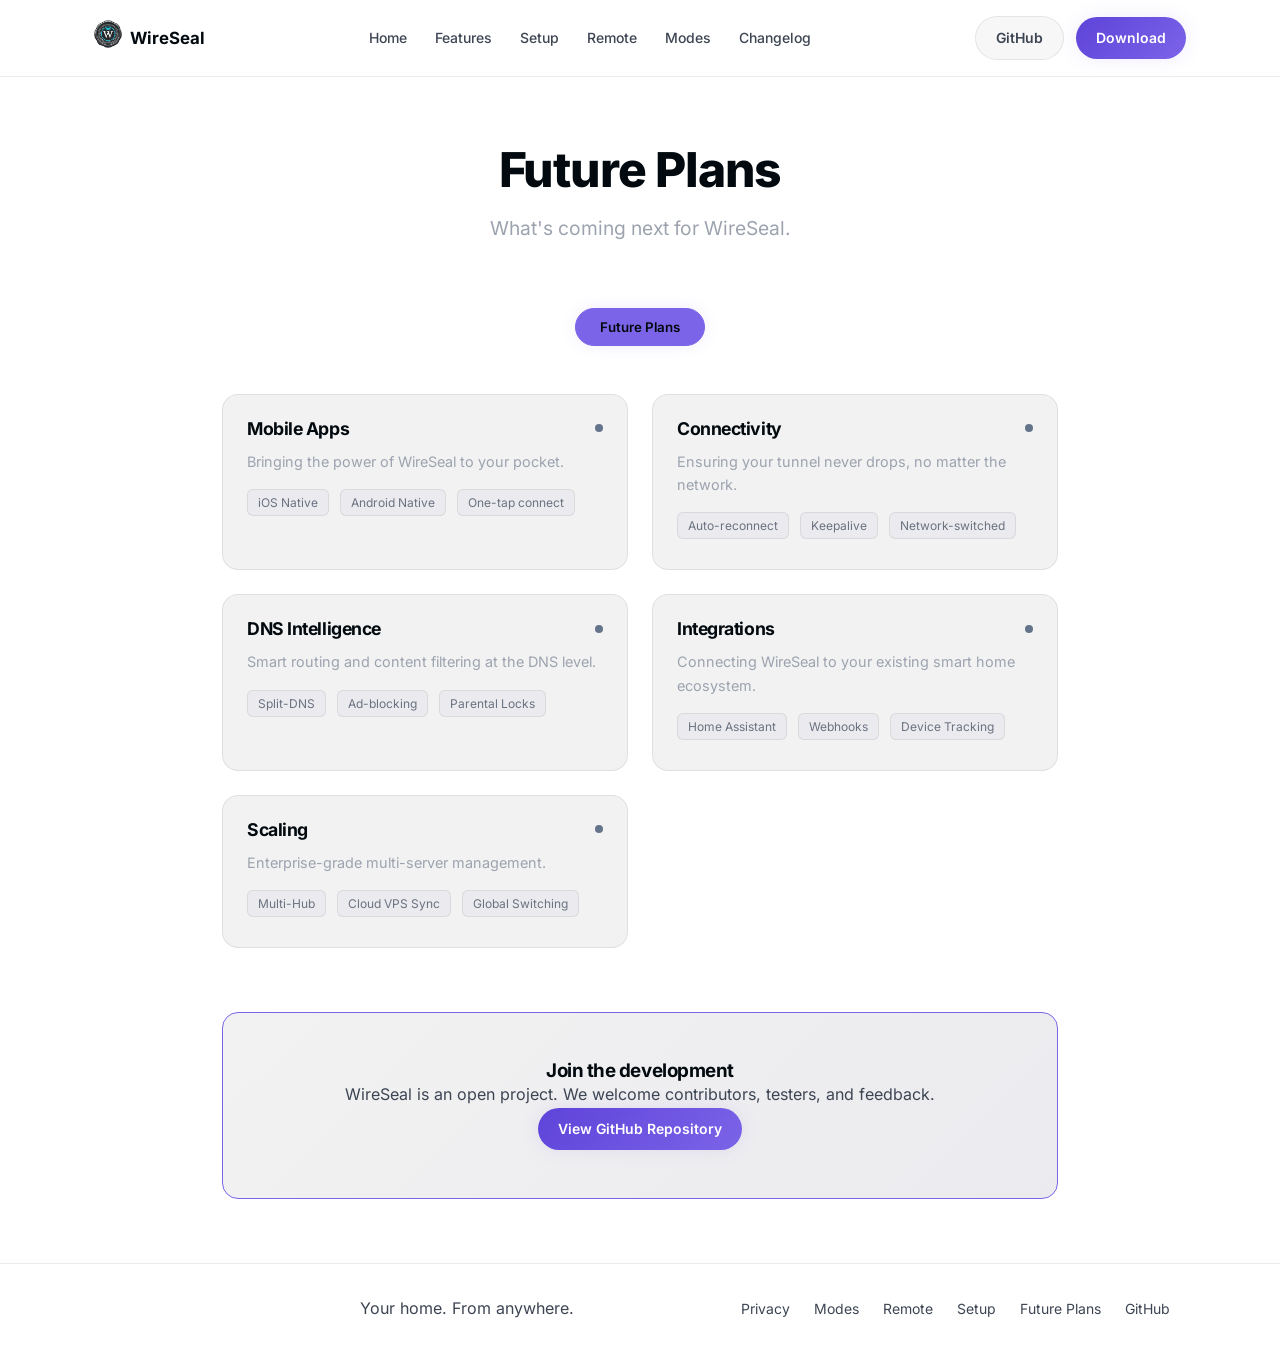
<file: future-plans.html>
<!DOCTYPE html>
<html lang="en" data-theme="light">
<head>
    <meta charset="UTF-8">
    <meta name="viewport" content="width=device-width, initial-scale=1.0">
    <meta name="description" content="WireSeal Future Plans — Roadmap and upcoming features for WireSeal VPN.">
    <meta http-equiv="Content-Security-Policy" content="default-src 'self'; script-src 'self' 'unsafe-inline'; style-src 'self' 'unsafe-inline'; font-src 'self'; img-src 'self' data:;">
    <title>Future Plans — WireSeal</title>
    <link rel="icon" href="favicon.svg" type="image/svg+xml">
    <link rel="stylesheet" href="fonts.css">
    <link rel="stylesheet" href="style-new.css">
    <link rel="stylesheet" href="luxe-pages.css">
    <style>
        body { padding-top: 80px; min-height: 100vh; }
        
        .cl-hero {
            text-align: center;
            padding: 4rem 2rem;
            max-width: 800px;
            margin: 0 auto;
        }
        
        .cl-hero h1 {
            font-family: var(--font-display);
            font-size: clamp(2rem, 4vw, 3rem);
            font-weight: 800;
            margin-bottom: 1rem;
        }
        
        .cl-hero .tagline {
            font-size: 1.2rem;
            color: var(--text-dim);
        }
        
        .cl-container {
            max-width: 900px;
            margin: 0 auto;
            padding: 0 2rem 4rem;
        }
        
        /* Navigation Tabs */
        .cl-nav {
            display: flex;
            justify-content: center;
            gap: 1rem;
            margin-bottom: 3rem;
        }
        
        .cl-tab {
            padding: 10px 24px;
            background: var(--bg-elevated);
            border: 1px solid var(--border);
            border-radius: 30px;
            color: var(--text-dim);
            font-family: var(--font-display);
            font-weight: 600;
            cursor: pointer;
            transition: all 0.2s ease;
        }
        
        .cl-tab.active {
            background: var(--accent);
            color: var(--text);
            border-color: var(--accent);
            box-shadow: 0 0 15px var(--accent-glow);
        }
        
        .cl-content { display: none; animation: fadeIn 0.4s ease; }
        .cl-content.active { display: block; }
        
        @keyframes fadeIn {
            from { opacity: 0; transform: translateY(10px); }
            to { opacity: 1; transform: translateY(0); }
        }
        
        /* Timeline Style */
        .timeline {
            position: relative;
            padding-left: 2rem;
        }
        
        .timeline::before {
            content: '';
            position: absolute;
            left: 0;
            top: 0;
            bottom: 0;
            width: 2px;
            background: linear-gradient(to bottom, var(--accent), var(--border));
        }
        
        .timeline-item {
            position: relative;
            margin-bottom: 3rem;
        }
        
        .timeline-dot {
            position: absolute;
            left: -31px;
            top: 5px;
            width: 12px;
            height: 12px;
            border-radius: 50%;
            background: var(--accent);
            border: 3px solid var(--bg);
            box-shadow: 0 0 0 2px var(--accent);
        }
        
        .timeline-dot.minor { background: #eab308; box-shadow: 0 0 0 2px #eab308; }
        .timeline-dot.patch { background: #22c55e; box-shadow: 0 0 0 2px #22c55e; }
        
        .release-card {
            background: var(--bg-elevated);
            border: 1px solid var(--border);
            border-radius: 12px;
            padding: 1.5rem;
        }
        
        .release-header {
            display: flex;
            justify-content: space-between;
            align-items: center;
            margin-bottom: 1rem;
            flex-wrap: wrap;
            gap: 0.5rem;
        }
        
        .ver-tag {
            font-family: var(--font-mono);
            font-weight: 700;
            color: var(--accent);
            font-size: 1.1rem;
        }
        
        .date-tag {
            color: var(--text-dim);
            font-size: 0.85rem;
        }
        
        .type-pill {
            font-size: 0.7rem;
            padding: 2px 8px;
            border-radius: 10px;
            font-weight: 700;
            text-transform: uppercase;
            background: var(--bg-light);
            color: var(--text-muted);
        }
        
        .type-pill.major { color: #ef4444; background: rgba(239, 68, 68, 0.1); }
        .type-pill.minor { color: #eab308; background: rgba(234, 179, 8, 0.1); }
        .type-pill.patch { color: #22c55e; background: rgba(34, 197, 94, 0.1); }
        
        .change-list {
            list-style: none;
            padding: 0;
            margin: 0;
        }
        
        .change-list li {
            padding: 0.4rem 0;
            color: var(--text-muted);
            font-size: 0.95rem;
            display: flex;
            gap: 0.5rem;
        }
        
        .change-list li:before {
            content: "→";
            color: var(--accent);
            font-weight: 700;
        }
        
        /* Roadmap Style */
        .phase-grid {
            display: grid;
            grid-template-columns: repeat(auto-fit, minmax(300px, 1fr));
            gap: 1.5rem;
        }
        
        .phase-card {
            background: var(--bg-elevated);
            border: 1px solid var(--border);
            border-radius: 16px;
            padding: 1.5rem;
            transition: transform 0.2s ease;
        }
        
        .phase-card:hover { transform: translateY(-5px); }
        
        .phase-card h3 {
            font-size: 1.1rem;
            margin-bottom: 0.75rem;
            display: flex;
            justify-content: space-between;
            align-items: center;
        }
        
        .status-dot {
            width: 8px;
            height: 8px;
            border-radius: 50%;
            display: inline-block;
        }
        
        .status-planned { background: #64748b; }
        .status-progress { background: #eab308; box-shadow: 0 0 5px #eab308; }
        
        .phase-card p {
            color: var(--text-dim);
            font-size: 0.9rem;
            line-height: 1.6;
            margin-bottom: 1rem;
        }
        
        .feature-pill {
            display: inline-block;
            font-size: 0.75rem;
            padding: 3px 10px;
            border-radius: 6px;
            background: var(--bg-light);
            color: var(--text-muted);
            margin-right: 6px;
            margin-bottom: 6px;
            border: 1px solid var(--border);
        }
        
        .contribute-banner {
            background: linear-gradient(135deg, var(--bg-elevated) 0%, var(--bg-light) 100%);
            border: 1px solid var(--accent);
            border-radius: 16px;
            padding: 3rem 2rem;
            text-align: center;
            margin-top: 4rem;
        }
    </style>
</head>
<body>
    <script>
      (function() {
        var saved = localStorage.getItem('ws-theme');
        if (saved) {
          document.documentElement.setAttribute('data-theme', saved);
        } else if (window.matchMedia('(prefers-color-scheme: dark)').matches) {
          document.documentElement.setAttribute('data-theme', 'dark');
        }
      })();
    </script>
    <!-- Navigation -->
    <nav class="navbar">
        <div class="nav-container">
            <a href="/" class="nav-brand">
                <span class="brand-icon"><img src="wireseal-logo.png" alt="WireSeal" class="brand-mark"></span>
                <span class="brand-name">WireSeal</span>
            </a>
            <div class="nav-menu">
                <a href="/" class="nav-link">Home</a>
                <a href="/#features" class="nav-link">Features</a>
                <a href="/setup" class="nav-link">Setup</a>
                <a href="/remote" class="nav-link">Remote</a>
                <a href="/modes" class="nav-link">Modes</a>
                <a href="/changelog" class="nav-link">Changelog</a>
            </div>
            <div class="nav-actions">
                <button class="theme-toggle" id="themeToggle" aria-label="Toggle theme">
                    <svg class="icon-sun" width="20" height="20" viewBox="0 0 24 24" fill="none" stroke="currentColor" stroke-width="2"><circle cx="12" cy="12" r="5"/><path d="M12 1v2M12 21v2M4.22 4.22l1.42 1.42M18.36 18.36l1.42 1.42M1 12h2M21 12h2M4.22 19.78l1.42-1.42M18.36 5.64l1.42-1.42"/></svg>
                    <svg class="icon-moon" width="20" height="20" viewBox="0 0 24 24" fill="none" stroke="currentColor" stroke-width="2"><path d="M21 12.79A9 9 0 1111.21 3 7 7 0 0021 12.79z"/></svg>
                </button>
                <a href="https://github.com/prashanth-7861/WireSeal" class="btn btn-ghost" target="_blank" rel="noopener noreferrer">GitHub</a>
                <a href="/#download" class="btn btn-primary">Download</a>
            </div>
            <button class="nav-toggle" aria-label="Toggle menu">
                <span></span><span></span><span></span>
            </button>
        </div>
    </nav>

    <div class="cl-hero">
        <h1>Future Plans</h1>
        <p class="tagline">What's coming next for WireSeal.</p>
    </div>

    <div class="cl-container">
        <div class="cl-nav">
            <button class="cl-tab active" onclick="showTab('roadmap')">Future Plans</button>
        </div>

<!-- Roadmap View -->
        <div class="cl-content active" id="roadmap">
            <div class="phase-grid">
                <div class="phase-card">
                    <h3>Mobile Apps <span class="status-dot status-planned"></span></h3>
                    <p>Bringing the power of WireSeal to your pocket.</p>
                    <div class="feature-pill">iOS Native</div>
                    <div class="feature-pill">Android Native</div>
                    <div class="feature-pill">One-tap connect</div>
                </div>

                <div class="phase-card">
                    <h3>Connectivity <span class="status-dot status-planned"></span></h3>
                    <p>Ensuring your tunnel never drops, no matter the network.</p>
                    <div class="feature-pill">Auto-reconnect</div>
                    <div class="feature-pill">Keepalive</div>
                    <div class="feature-pill">Network-switched</div>
                </div>

                <div class="phase-card">
                    <h3>DNS Intelligence <span class="status-dot status-planned"></span></h3>
                    <p>Smart routing and content filtering at the DNS level.</p>
                    <div class="feature-pill">Split-DNS</div>
                    <div class="feature-pill">Ad-blocking</div>
                    <div class="feature-pill">Parental Locks</div>
                </div>

                <div class="phase-card">
                    <h3>Integrations <span class="status-dot status-planned"></span></h3>
                    <p>Connecting WireSeal to your existing smart home ecosystem.</p>
                    <div class="feature-pill">Home Assistant</div>
                    <div class="feature-pill">Webhooks</div>
                    <div class="feature-pill">Device Tracking</div>
                </div>

                <div class="phase-card">
                    <h3>Scaling <span class="status-dot status-planned"></span></h3>
                    <p>Enterprise-grade multi-server management.</p>
                    <div class="feature-pill">Multi-Hub</div>
                    <div class="feature-pill">Cloud VPS Sync</div>
                    <div class="feature-pill">Global Switching</div>
                </div>
            </div>
        </div>

        <div class="contribute-banner">
            <h3>Join the development</h3>
            <p>WireSeal is an open project. We welcome contributors, testers, and feedback.</p>
            <a href="https://github.com/prashanth-7861/WireSeal" class="btn btn-primary" target="_blank" rel="noopener noreferrer">View GitHub Repository</a>
        </div>
    </div>

    <script>
        function showTab(tabName) {
            var contents = document.querySelectorAll('.cl-content');
            for (var i = 0; i < contents.length; i++) {
                contents[i].style.display = 'none';
            }
            
            var tabs = document.querySelectorAll('.cl-tab');
            for (var j = 0; j < tabs.length; j++) {
                tabs[j].classList.remove('active');
            }
            
            document.getElementById(tabName).style.display = 'block';
            event.currentTarget.classList.add('active');
        }
    </script>

    <footer class="footer">
        <div class="footer-inner">
            <div class="footer-brand">
                <span class="logo-mark">▸</span> WireSeal
            </div>
            <p>Your home. From anywhere.</p>
<div class="footer-links">
                <a href="/privacy">Privacy</a>
                <a href="/modes">Modes</a>
                <a href="/remote">Remote</a>
                <a href="/setup">Setup</a>
                <a href="/future-plans" class="active">Future Plans</a>
                <a href="https://github.com/prashanth-7861/WireSeal" target="_blank" rel="noopener noreferrer">GitHub</a>
            </div>
        </div>
    </footer>
    <script>
      (function() {
        var toggle = document.getElementById('themeToggle');
        if (toggle) {
          toggle.addEventListener('click', function() {
            var current = document.documentElement.getAttribute('data-theme');
            var next = current === 'dark' ? 'light' : 'dark';
            document.documentElement.setAttribute('data-theme', next);
            localStorage.setItem('ws-theme', next);
          });
        }
      })();
    </script>
    <script src="premium.js" defer></script>
</body>
</html>
</file>
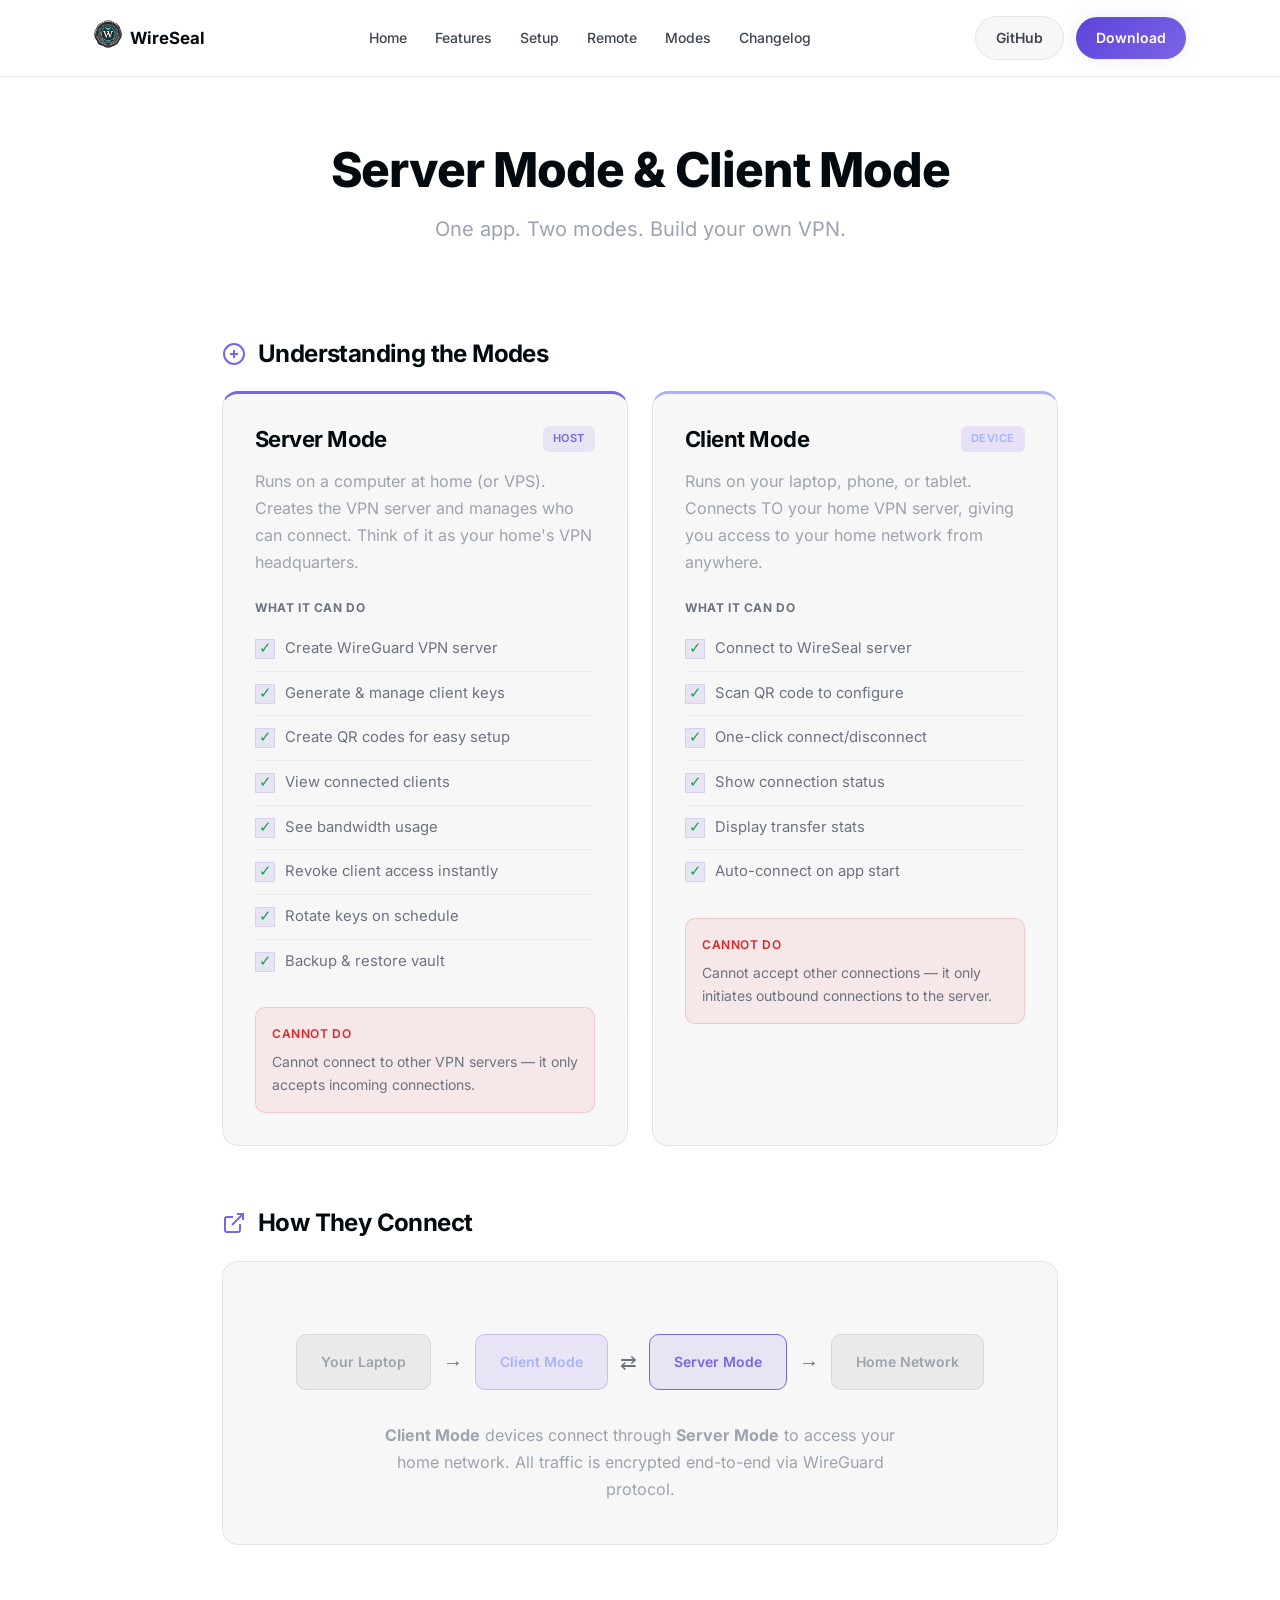
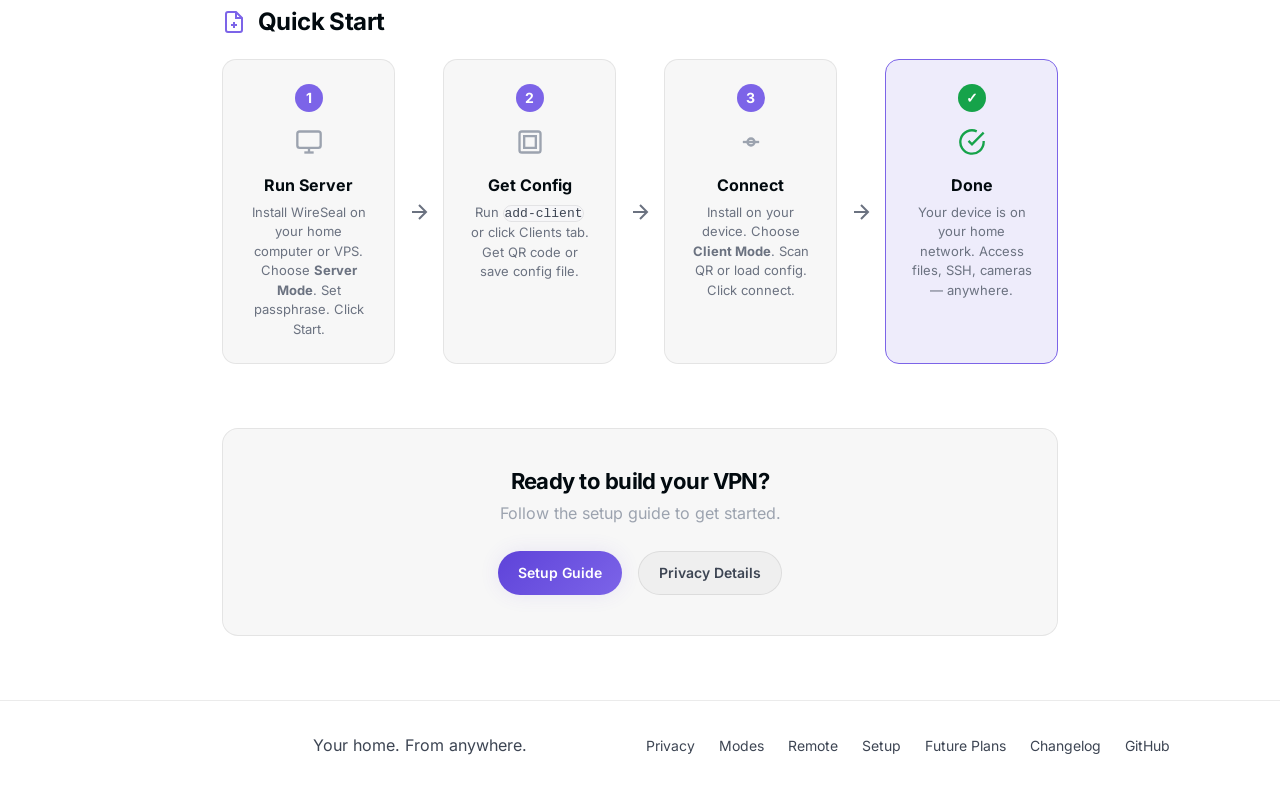
<file: modes.html>
<!DOCTYPE html>
<html lang="en" data-theme="light">
<head>
    <meta charset="UTF-8">
    <meta name="viewport" content="width=device-width, initial-scale=1.0">
    <meta name="description" content="WireSeal Server Mode vs Client Mode — Understand the two modes.">
    <meta http-equiv="Content-Security-Policy" content="default-src 'self'; script-src 'self' 'unsafe-inline'; style-src 'self' 'unsafe-inline'; font-src 'self'; img-src 'self' data:;">
    <title>Server & Client Modes — WireSeal</title>
    <link rel="icon" href="favicon.svg" type="image/svg+xml">
    <link rel="stylesheet" href="fonts.css">
    <link rel="stylesheet" href="style-new.css">
    <link rel="stylesheet" href="luxe-pages.css">
    <style>
        body { padding-top: 80px; min-height: 100vh; }
        
        .modes-hero {
            text-align: center;
            padding: 4rem 2rem;
            max-width: 800px;
            margin: 0 auto;
        }
        
        .modes-hero h1 {
            font-family: var(--font-display);
            font-size: clamp(2rem, 4vw, 3rem);
            font-weight: 800;
            margin-bottom: 1rem;
        }
        
        .modes-hero .tagline {
            font-size: 1.25rem;
            color: var(--text-dim);
            margin-bottom: 2rem;
        }
        
        .modes-content {
            max-width: 900px;
            margin: 0 auto;
            padding: 0 2rem 4rem;
        }
        
        .modes-section { margin-bottom: 4rem; }
        
        .modes-section h2 {
            font-size: 1.5rem;
            font-weight: 700;
            margin-bottom: 1.5rem;
            display: flex;
            align-items: center;
            gap: 0.75rem;
        }
        
        .modes-section h2 svg { color: var(--accent); }
        
        /* Mode Cards */
        .mode-grid {
            display: grid;
            grid-template-columns: repeat(auto-fit, minmax(350px, 1fr));
            gap: 1.5rem;
        }
        
        .mode-card {
            background: var(--bg-card);
            border: 1px solid var(--border);
            border-radius: 16px;
            padding: 2rem;
            transition: var(--transition);
        }
        
        .mode-card:hover {
            transform: translateY(-4px);
            box-shadow: var(--shadow-lg);
        }
        
        .mode-card.server { border-top: 3px solid var(--accent); }
        .mode-card.client { border-top: 3px solid var(--accent-light); }
        
        .mode-header {
            display: flex;
            align-items: center;
            justify-content: space-between;
            margin-bottom: 1rem;
        }
        
        .mode-card h3 {
            font-size: 1.375rem;
            font-weight: 700;
        }
        
        .mode-badge {
            font-size: 0.6875rem;
            padding: 0.25rem 0.625rem;
            border-radius: 6px;
            font-weight: 600;
            text-transform: uppercase;
            letter-spacing: 0.05em;
        }
        
        .mode-card.server .mode-badge {
            background: var(--accent-glow);
            color: var(--accent);
        }
        
        .mode-card.client .mode-badge {
            background: rgba(139, 92, 246, 0.15);
            color: var(--accent-light);
        }
        
        .mode-card > p {
            color: var(--text-dim);
            margin-bottom: 1.5rem;
            line-height: 1.7;
        }
        
        /* Feature Lists */
        .feature-list {
            list-style: none;
            padding: 0;
            margin: 0;
        }
        
        .feature-list li {
            padding: 0.625rem 0;
            color: var(--text-muted);
            display: flex;
            align-items: flex-start;
            gap: 0.625rem;
            font-size: 0.925rem;
            border-bottom: 1px solid var(--border-subtle);
        }
        
        .feature-list li:last-child { border-bottom: none; }
        
        .feature-icon {
            width: 20px;
            height: 20px;
            display: flex;
            align-items: center;
            justify-content: center;
            flex-shrink: 0;
            margin-top: 2px;
        }
        
        .feature-icon.check { color: var(--success); }
        .feature-icon.cross { color: var(--error); }
        
        /* Limitations Box */
        .limitations {
            margin-top: 1.5rem;
            padding: 1rem;
            background: rgba(239, 68, 68, 0.08);
            border: 1px solid rgba(239, 68, 68, 0.2);
            border-radius: 10px;
        }
        
        .limitations-title {
            font-size: 0.75rem;
            font-weight: 600;
            color: var(--error);
            text-transform: uppercase;
            letter-spacing: 0.05em;
            margin-bottom: 0.5rem;
        }
        
        .limitations p {
            font-size: 0.875rem;
            color: var(--text-muted);
            margin: 0;
        }
        
        /* Architecture */
        .architecture {
            background: var(--bg-card);
            border: 1px solid var(--border);
            border-radius: 16px;
            padding: 2.5rem;
            text-align: center;
        }
        
        .arch-diagram {
            display: flex;
            align-items: center;
            justify-content: center;
            gap: 0.75rem;
            flex-wrap: wrap;
            margin: 2rem 0;
        }
        
        .arch-node {
            padding: 1rem 1.5rem;
            border-radius: 10px;
            font-weight: 600;
            font-size: 0.875rem;
        }
        
        .arch-node.device {
            background: var(--bg-elevated);
            border: 1px solid var(--border);
            color: var(--text-dim);
        }
        
        .arch-node.client {
            background: rgba(139, 92, 246, 0.12);
            color: var(--accent-light);
            border: 1px solid rgba(139, 92, 246, 0.3);
        }
        
        .arch-node.server {
            background: var(--accent-glow);
            color: var(--accent);
            border: 1px solid var(--accent);
        }
        
        .arch-arrow {
            color: var(--text-muted);
            font-size: 1.25rem;
        }
        
        .arch-desc {
            color: var(--text-dim);
            max-width: 550px;
            margin: 0 auto;
            line-height: 1.7;
        }
        
        /* Setup Steps */
        .steps-container {
            background: var(--bg-card);
            border: 1px solid var(--border);
            border-radius: 16px;
            padding: 2rem;
        }
        
        .step {
            display: flex;
            gap: 1rem;
            padding: 1.25rem 0;
            border-bottom: 1px solid var(--border-subtle);
        }
        
        .step:last-child { border-bottom: none; }
        
        .step-num {
            width: 32px;
            height: 32px;
            display: flex;
            align-items: center;
            justify-content: center;
            background: var(--accent);
            color: var(--bg);
            border-radius: 50%;
            font-weight: 700;
            font-size: 0.875rem;
            flex-shrink: 0;
        }
        
        .step-content h4 {
            font-weight: 600;
            margin-bottom: 0.25rem;
        }
        
        .step-content p {
            color: var(--text-dim);
            font-size: 0.925rem;
            margin: 0;
        }
        
        .step-content code {
            font-family: var(--font-mono);
            font-size: 0.8125rem;
            background: var(--bg-elevated);
            padding: 0.125rem 0.375rem;
            border-radius: 4px;
            color: var(--accent);
        }
        
        /* Quick Start Grid */
        .steps-grid {
            display: flex;
            align-items: stretch;
            justify-content: center;
            gap: 0.5rem;
            flex-wrap: wrap;
        }
        
        .qs-step {
            flex: 1;
            min-width: 160px;
            max-width: 200px;
            background: var(--bg-card);
            border: 1px solid var(--border);
            border-radius: 14px;
            padding: 1.5rem;
            text-align: center;
            transition: var(--transition);
        }
        
        .qs-step:hover {
            border-color: var(--accent);
            transform: translateY(-2px);
        }
        
        .qs-step.done {
            background: var(--accent-glow);
            border-color: var(--accent);
        }
        
        .qs-num {
            width: 28px;
            height: 28px;
            display: flex;
            align-items: center;
            justify-content: center;
            background: var(--accent);
            color: var(--bg);
            border-radius: 50%;
            font-weight: 700;
            font-size: 0.875rem;
            margin: 0 auto 1rem;
        }
        
        .qs-step.done .qs-num {
            background: var(--success);
        }
        
        .qs-icon {
            margin-bottom: 0.75rem;
            color: var(--text-dim);
        }
        
        .qs-step.done .qs-icon {
            color: var(--success);
        }
        
        .qs-step h4 {
            font-weight: 700;
            font-size: 1rem;
            margin-bottom: 0.5rem;
        }
        
        .qs-step p {
            font-size: 0.8125rem;
            color: var(--text-muted);
            line-height: 1.5;
            margin: 0;
        }
        
        .qs-arrow {
            display: flex;
            align-items: center;
            color: var(--text-muted);
            padding: 0 0.25rem;
        }
        
        /* CTA */
        .cta-box {
            background: var(--bg-card);
            border: 1px solid var(--border);
            border-radius: 16px;
            padding: 2.5rem;
            text-align: center;
        }
        
        .cta-box h3 {
            font-size: 1.375rem;
            font-weight: 700;
            margin-bottom: 0.5rem;
        }
        
        .cta-box p {
            color: var(--text-dim);
            margin-bottom: 1.5rem;
        }
        
        .btn-group {
            display: flex;
            gap: 1rem;
            justify-content: center;
            flex-wrap: wrap;
        }
    </style>
</head>
<body>
    <script>
      (function() {
        var saved = localStorage.getItem('ws-theme');
        if (saved) {
          document.documentElement.setAttribute('data-theme', saved);
        } else if (window.matchMedia('(prefers-color-scheme: dark)').matches) {
          document.documentElement.setAttribute('data-theme', 'dark');
        }
      })();
    </script>
    <!-- Navigation -->
    <nav class="navbar">
        <div class="nav-container">
            <a href="/" class="nav-brand">
                <span class="brand-icon"><img src="wireseal-logo.png" alt="WireSeal" class="brand-mark"></span>
                <span class="brand-name">WireSeal</span>
            </a>
            <div class="nav-menu">
                <a href="/" class="nav-link">Home</a>
                <a href="/#features" class="nav-link">Features</a>
                <a href="/setup" class="nav-link">Setup</a>
                <a href="/remote" class="nav-link">Remote</a>
                <a href="/modes" class="nav-link">Modes</a>
                <a href="/changelog" class="nav-link">Changelog</a>
            </div>
            <div class="nav-actions">
                <button class="theme-toggle" id="themeToggle" aria-label="Toggle theme">
                    <svg class="icon-sun" width="20" height="20" viewBox="0 0 24 24" fill="none" stroke="currentColor" stroke-width="2"><circle cx="12" cy="12" r="5"/><path d="M12 1v2M12 21v2M4.22 4.22l1.42 1.42M18.36 18.36l1.42 1.42M1 12h2M21 12h2M4.22 19.78l1.42-1.42M18.36 5.64l1.42-1.42"/></svg>
                    <svg class="icon-moon" width="20" height="20" viewBox="0 0 24 24" fill="none" stroke="currentColor" stroke-width="2"><path d="M21 12.79A9 9 0 1111.21 3 7 7 0 0021 12.79z"/></svg>
                </button>
                <a href="https://github.com/prashanth-7861/WireSeal" class="btn btn-ghost" target="_blank" rel="noopener noreferrer">GitHub</a>
                <a href="/#download" class="btn btn-primary">Download</a>
            </div>
            <button class="nav-toggle" aria-label="Toggle menu">
                <span></span><span></span><span></span>
            </button>
        </div>
    </nav>

    <main>
        <div class="modes-hero">
            <h1>Server Mode & Client Mode</h1>
            <p class="tagline">One app. Two modes. Build your own VPN.</p>
        </div>
        
        <div class="modes-content">
            <!-- Mode Overview -->
            <div class="modes-section">
                <h2>
                    <svg width="24" height="24" viewBox="0 0 24 24" fill="none" stroke="currentColor" stroke-width="2">
                        <path d="M12 22c5.523 0 10-4.477 10-10S17.523 2 12 2 2 6.477 2 12s4.477 10 10 10z"/>
                        <path d="M12 8v8"/>
                        <path d="M8 12h8"/>
                    </svg>
                    Understanding the Modes
                </h2>
                
                <div class="mode-grid">
                    <!-- Server Mode -->
                    <div class="mode-card server">
                        <div class="mode-header">
                            <h3>Server Mode</h3>
                            <span class="mode-badge">Host</span>
                        </div>
                        <p>Runs on a computer at home (or VPS). Creates the VPN server and manages who can connect. Think of it as your home's VPN headquarters.</p>
                        
                        <h4 style="font-size: 0.75rem; text-transform: uppercase; letter-spacing: 0.05em; color: var(--text-muted); margin-bottom: 0.75rem;">What it can do</h4>
                        <ul class="feature-list">
                            <li>
                                <span class="feature-icon check">✓</span>
                                <span>Create WireGuard VPN server</span>
                            </li>
                            <li>
                                <span class="feature-icon check">✓</span>
                                <span>Generate & manage client keys</span>
                            </li>
                            <li>
                                <span class="feature-icon check">✓</span>
                                <span>Create QR codes for easy setup</span>
                            </li>
                            <li>
                                <span class="feature-icon check">✓</span>
                                <span>View connected clients</span>
                            </li>
                            <li>
                                <span class="feature-icon check">✓</span>
                                <span>See bandwidth usage</span>
                            </li>
                            <li>
                                <span class="feature-icon check">✓</span>
                                <span>Revoke client access instantly</span>
                            </li>
                            <li>
                                <span class="feature-icon check">✓</span>
                                <span>Rotate keys on schedule</span>
                            </li>
                            <li>
                                <span class="feature-icon check">✓</span>
                                <span>Backup & restore vault</span>
                            </li>
                        </ul>
                        
                        <div class="limitations">
                            <div class="limitations-title">Cannot do</div>
                            <p>Cannot connect to other VPN servers — it only accepts incoming connections.</p>
                        </div>
                    </div>
                    
                    <!-- Client Mode -->
                    <div class="mode-card client">
                        <div class="mode-header">
                            <h3>Client Mode</h3>
                            <span class="mode-badge">Device</span>
                        </div>
                        <p>Runs on your laptop, phone, or tablet. Connects TO your home VPN server, giving you access to your home network from anywhere.</p>
                        
                        <h4 style="font-size: 0.75rem; text-transform: uppercase; letter-spacing: 0.05em; color: var(--text-muted); margin-bottom: 0.75rem;">What it can do</h4>
                        <ul class="feature-list">
                            <li>
                                <span class="feature-icon check">✓</span>
                                <span>Connect to WireSeal server</span>
                            </li>
                            <li>
                                <span class="feature-icon check">✓</span>
                                <span>Scan QR code to configure</span>
                            </li>
                            <li>
                                <span class="feature-icon check">✓</span>
                                <span>One-click connect/disconnect</span>
                            </li>
                            <li>
                                <span class="feature-icon check">✓</span>
                                <span>Show connection status</span>
                            </li>
                            <li>
                                <span class="feature-icon check">✓</span>
                                <span>Display transfer stats</span>
                            </li>
                            <li>
                                <span class="feature-icon check">✓</span>
                                <span>Auto-connect on app start</span>
                            </li>
                        </ul>
                        
                        <div class="limitations">
                            <div class="limitations-title">Cannot do</div>
                            <p>Cannot accept other connections — it only initiates outbound connections to the server.</p>
                        </div>
                    </div>
                </div>
            </div>
            
            <!-- How They Connect -->
            <div class="modes-section">
                <h2>
                    <svg width="24" height="24" viewBox="0 0 24 24" fill="none" stroke="currentColor" stroke-width="2">
                        <path d="M18 13v6a2 2 0 01-2 2H5a2 2 0 01-2-2V8a2 2 0 012-2h6"/>
                        <path d="M15 3h6v6"/>
                        <path d="M10 14L21 3"/>
                    </svg>
                    How They Connect
                </h2>
                
                <div class="architecture">
                    <div class="arch-diagram">
                        <div class="arch-node device">Your Laptop</div>
                        <span class="arch-arrow">→</span>
                        <div class="arch-node client">Client Mode</div>
                        <span class="arch-arrow">⇄</span>
                        <div class="arch-node server">Server Mode</div>
                        <span class="arch-arrow">→</span>
                        <div class="arch-node device">Home Network</div>
                    </div>
                    <p class="arch-desc">
                        <strong>Client Mode</strong> devices connect through <strong>Server Mode</strong> to access your home network. All traffic is encrypted end-to-end via WireGuard protocol.
                    </p>
                </div>
            </div>
            
            <!-- Quick Start -->
            <div class="modes-section">
                <h2>
                    <svg width="24" height="24" viewBox="0 0 24 24" fill="none" stroke="currentColor" stroke-width="2">
                        <path d="M14 2H6a2 2 0 00-2 2v16a2 2 0 002 2h12a2 2 0 002-2V8z"/>
                        <path d="M14 2v6h6"/>
                        <path d="M12 18v-6"/>
                        <path d="M9 15h6"/>
                    </svg>
                    Quick Start
                </h2>
                
                <div class="steps-grid">
                    <div class="qs-step">
                        <div class="qs-num">1</div>
                        <div class="qs-icon">
                            <svg width="28" height="28" viewBox="0 0 24 24" fill="none" stroke="currentColor" stroke-width="2">
                                <rect x="2" y="3" width="20" height="14" rx="2"/>
                                <path d="M8 21h8"/>
                                <path d="M12 17v4"/>
                            </svg>
                        </div>
                        <h4>Run Server</h4>
                        <p>Install WireSeal on your home computer or VPS. Choose <strong>Server Mode</strong>. Set passphrase. Click Start.</p>
                    </div>
                    
                    <div class="qs-arrow">
                        <svg width="24" height="24" viewBox="0 0 24 24" fill="none" stroke="currentColor" stroke-width="2">
                            <path d="M5 12h14"/>
                            <path d="M12 5l7 7-7 7"/>
                        </svg>
                    </div>
                    
                    <div class="qs-step">
                        <div class="qs-num">2</div>
                        <div class="qs-icon">
                            <svg width="28" height="28" viewBox="0 0 24 24" fill="none" stroke="currentColor" stroke-width="2">
                                <rect x="3" y="3" width="18" height="18" rx="2"/>
                                <path d="M7 7h10v10H7z"/>
                            </svg>
                        </div>
                        <h4>Get Config</h4>
                        <p>Run <code>add-client</code> or click Clients tab. Get QR code or save config file.</p>
                    </div>
                    
                    <div class="qs-arrow">
                        <svg width="24" height="24" viewBox="0 0 24 24" fill="none" stroke="currentColor" stroke-width="2">
                            <path d="M5 12h14"/>
                            <path d="M12 5l7 7-7 7"/>
                        </svg>
                    </div>
                    
                    <div class="qs-step">
                        <div class="qs-num">3</div>
                        <div class="qs-icon">
                            <svg width="28" height="28" viewBox="0 0 24 24" fill="none" stroke="currentColor" stroke-width="2">
                                <path d="M5 12h14"/>
                                <circle cx="12" cy="12" r="3"/>
                            </svg>
                        </div>
                        <h4>Connect</h4>
                        <p>Install on your device. Choose <strong>Client Mode</strong>. Scan QR or load config. Click connect.</p>
                    </div>
                    
                    <div class="qs-arrow">
                        <svg width="24" height="24" viewBox="0 0 24 24" fill="none" stroke="currentColor" stroke-width="2">
                            <path d="M5 12h14"/>
                            <path d="M12 5l7 7-7 7"/>
                        </svg>
                    </div>
                    
                    <div class="qs-step done">
                        <div class="qs-num">✓</div>
                        <div class="qs-icon">
                            <svg width="28" height="28" viewBox="0 0 24 24" fill="none" stroke="currentColor" stroke-width="2">
                                <path d="M22 11.08V12a10 10 0 11-5.93-9.14"/>
                                <path d="M22 4L12 14.01l-3-3"/>
                            </svg>
                        </div>
                        <h4>Done</h4>
                        <p>Your device is on your home network. Access files, SSH, cameras — anywhere.</p>
                    </div>
                </div>
            </div>
            
            <!-- CTA -->
            <div class="cta-box">
                <h3>Ready to build your VPN?</h3>
                <p>Follow the setup guide to get started.</p>
                <div class="btn-group">
                    <a href="/setup" class="btn btn-primary">Setup Guide</a>
                    <a href="/privacy" class="btn btn-ghost">Privacy Details</a>
                </div>
            </div>
        </div>
    </main>

    <!-- Footer -->
    <footer class="footer">
        <div class="footer-inner">
            <div class="footer-brand">
                <span class="logo-mark">▸</span> WireSeal
            </div>
            <p>Your home. From anywhere.</p>
            <div class="footer-links">
                <a href="/privacy">Privacy</a>
                <a href="/modes">Modes</a>
                <a href="/remote">Remote</a>
                <a href="/setup">Setup</a>
                <a href="/future-plans">Future Plans</a>
                <a href="/changelog">Changelog</a>
                <a href="https://github.com/prashanth-7861/WireSeal" target="_blank" rel="noopener noreferrer">GitHub</a>
            </div>
        </div>
    </footer>
    <script src="premium.js" defer></script>
</body>
    <script>
        document.addEventListener('DOMContentLoaded', () => {
            document.querySelector('.nav-toggle').addEventListener('click', () => {
                document.querySelector('.nav-menu').classList.toggle('active');
            });
        });
    </script>
    <script>
      (function() {
        var toggle = document.getElementById('themeToggle');
        if (toggle) {
          toggle.addEventListener('click', function() {
            var current = document.documentElement.getAttribute('data-theme');
            var next = current === 'dark' ? 'light' : 'dark';
            document.documentElement.setAttribute('data-theme', next);
            localStorage.setItem('ws-theme', next);
          });
        }
      })();
    </script>
</html>
</file>
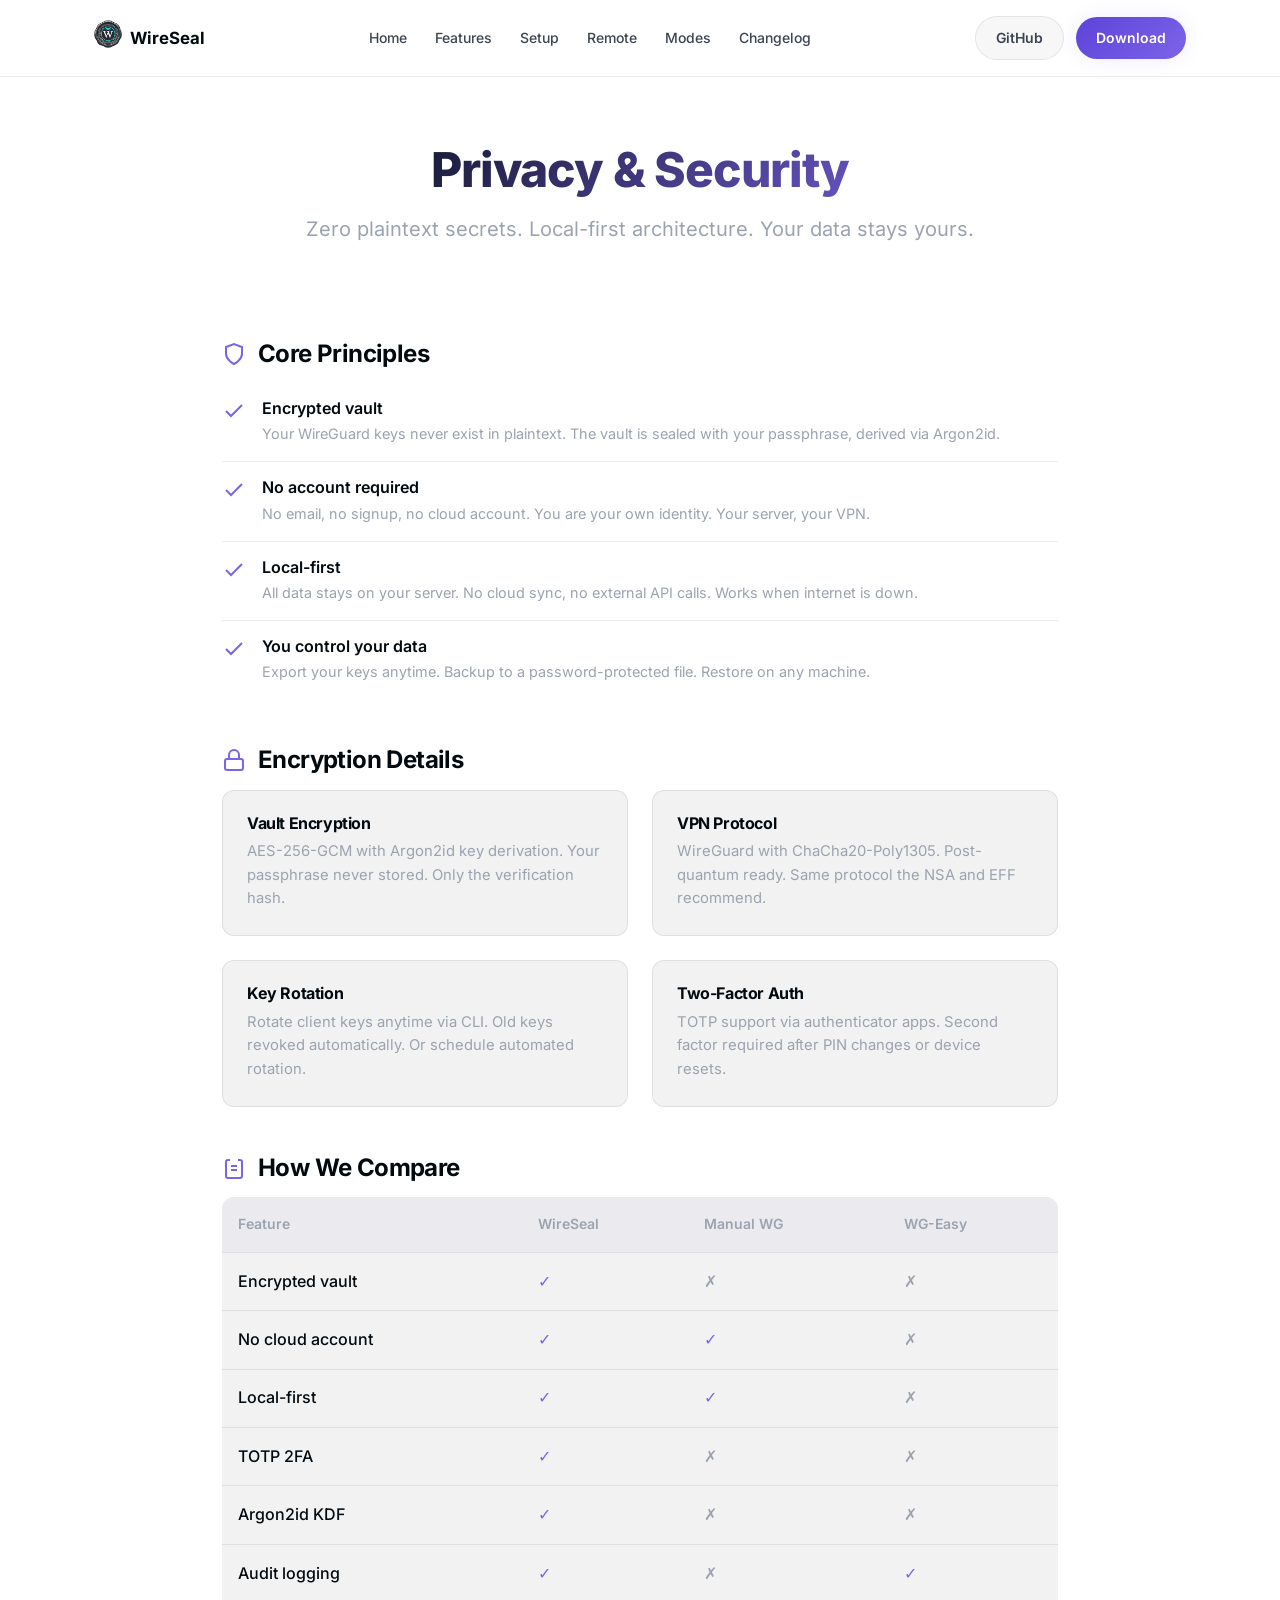
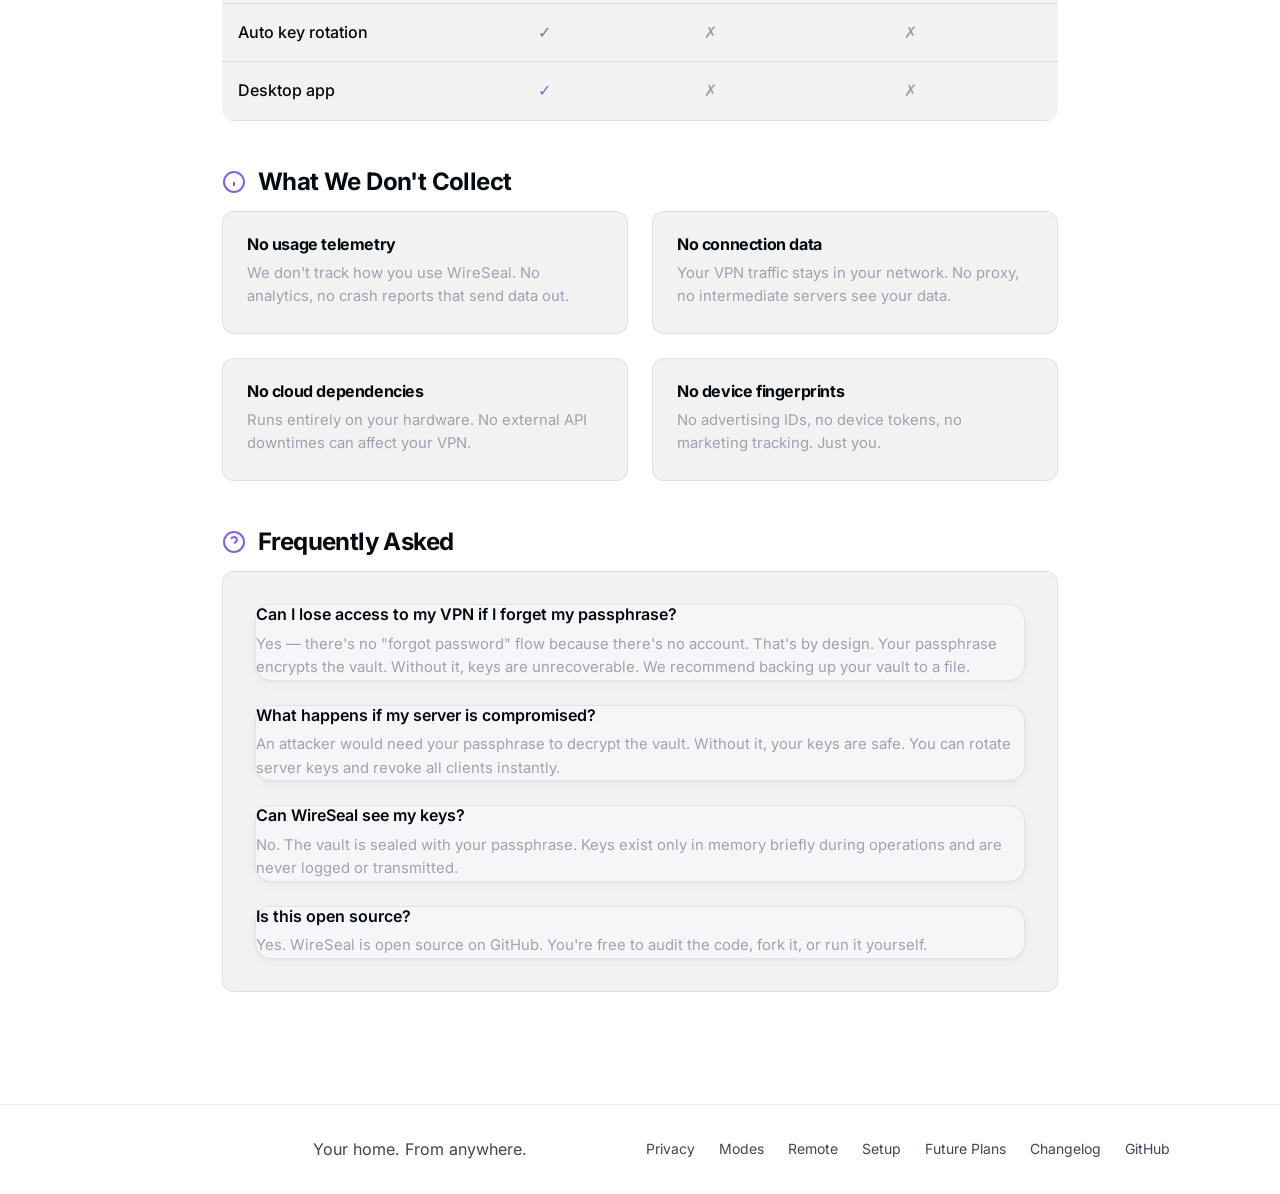
<file: privacy.html>
<!DOCTYPE html>
<html lang="en" data-theme="light">
<head>
    <meta charset="UTF-8">
    <meta name="viewport" content="width=device-width, initial-scale=1.0">
    <meta name="description" content="WireSeal Privacy & Security — Zero plaintext secrets, encrypted vault, local-first.">
    <meta http-equiv="Content-Security-Policy" content="default-src 'self'; script-src 'self' 'unsafe-inline'; style-src 'self' 'unsafe-inline'; font-src 'self'; img-src 'self' data:;">
    <title>Privacy Policy — WireSeal</title>
    <link rel="icon" href="favicon.svg" type="image/svg+xml">
    <link rel="stylesheet" href="fonts.css">
    <link rel="stylesheet" href="style-new.css">
    <link rel="stylesheet" href="luxe-pages.css">
    <style>
        body {
            padding-top: 80px;
            min-height: 100vh;
        }
        
        .privacy-hero {
            text-align: center;
            padding: 4rem 2rem;
            max-width: 800px;
            margin: 0 auto;
        }
        
        .privacy-hero h1 {
            font-family: var(--font-display);
            font-size: clamp(2rem, 4vw, 3rem);
            font-weight: 800;
            margin-bottom: 1rem;
            background: linear-gradient(135deg, var(--text) 0%, var(--accent) 100%);
            -webkit-background-clip: text;
            -webkit-text-fill-color: transparent;
            background-clip: text;
        }
        
        .privacy-hero .tagline {
            font-size: 1.25rem;
            color: var(--text-dim);
            margin-bottom: 2rem;
        }
        
        .privacy-content {
            max-width: 900px;
            margin: 0 auto;
            padding: 0 2rem 4rem;
        }
        
        .privacy-section {
            margin-bottom: 3rem;
        }
        
        .privacy-section h2 {
            font-size: 1.5rem;
            font-weight: 700;
            margin-bottom: 1rem;
            display: flex;
            align-items: center;
            gap: 0.75rem;
        }
        
        .privacy-section h2 svg {
            color: var(--accent);
        }
        
        .privacy-grid {
            display: grid;
            grid-template-columns: repeat(auto-fit, minmax(280px, 1fr));
            gap: 1.5rem;
        }
        
        .privacy-card {
            background: var(--bg-elevated);
            border: 1px solid var(--border);
            border-radius: 12px;
            padding: 1.5rem;
        }
        
        .privacy-card h3 {
            font-size: 1rem;
            font-weight: 700;
            margin-bottom: 0.5rem;
            color: var(--text);
        }
        
        .privacy-card p {
            color: var(--text-dim);
            font-size: 0.925rem;
            line-height: 1.6;
        }
        
        .principle-list {
            list-style: none;
            padding: 0;
        }
        
        .principle-list li {
            padding: 1rem 0;
            border-bottom: 1px solid var(--border);
            display: flex;
            align-items: flex-start;
            gap: 1rem;
        }
        
        .principle-list li:last-child {
            border-bottom: none;
        }
        
        .principle-list .check {
            width: 24px;
            height: 24px;
            flex-shrink: 0;
            color: var(--accent);
        }
        
        .principle-list .principle-content h4 {
            font-weight: 600;
            margin-bottom: 0.25rem;
        }
        
        .principle-list .principle-content p {
            color: var(--text-dim);
            font-size: 0.9rem;
        }
        
        .table-section {
            overflow-x: auto;
        }
        
        .comparison-table {
            width: 100%;
            border-collapse: collapse;
            background: var(--bg-elevated);
            border-radius: 12px;
            overflow: hidden;
        }
        
        .comparison-table th,
        .comparison-table td {
            padding: 1rem;
            text-align: left;
            border-bottom: 1px solid var(--border);
        }
        
        .comparison-table th {
            background: var(--bg-light);
            font-weight: 600;
            font-size: 0.875rem;
            color: var(--text-dim);
        }
        
        .comparison-table td:first-child {
            font-weight: 500;
        }
        
        .comparison-table .check-mark {
            color: var(--accent);
        }
        
        .comparison-table .cross-mark {
            color: var(--text-dim);
        }
        
        .faq-section {
            background: var(--bg-elevated);
            border: 1px solid var(--border);
            border-radius: 12px;
            padding: 2rem;
        }
        
        .faq-item {
            margin-bottom: 1.5rem;
        }
        
        .faq-item:last-child {
            margin-bottom: 0;
        }
        
        .faq-item h4 {
            font-weight: 600;
            margin-bottom: 0.5rem;
        }
        
        .faq-item p {
            color: var(--text-dim);
            font-size: 0.925rem;
            line-height: 1.6;
        }
    </style>
</head>
<body>
    <script>
      (function() {
        var saved = localStorage.getItem('ws-theme');
        if (saved) {
          document.documentElement.setAttribute('data-theme', saved);
        } else if (window.matchMedia('(prefers-color-scheme: dark)').matches) {
          document.documentElement.setAttribute('data-theme', 'dark');
        }
      })();
    </script>
    <!-- Navigation -->
    <nav class="navbar">
        <div class="nav-container">
            <a href="/" class="nav-brand">
                <span class="brand-icon"><img src="wireseal-logo.png" alt="WireSeal" class="brand-mark"></span>
                <span class="brand-name">WireSeal</span>
            </a>
            <div class="nav-menu">
                <a href="/" class="nav-link">Home</a>
                <a href="/#features" class="nav-link">Features</a>
                <a href="/setup" class="nav-link">Setup</a>
                <a href="/remote" class="nav-link">Remote</a>
                <a href="/modes" class="nav-link">Modes</a>
                <a href="/changelog" class="nav-link">Changelog</a>
            </div>
            <div class="nav-actions">
                <button class="theme-toggle" id="themeToggle" aria-label="Toggle theme">
                    <svg class="icon-sun" width="20" height="20" viewBox="0 0 24 24" fill="none" stroke="currentColor" stroke-width="2"><circle cx="12" cy="12" r="5"/><path d="M12 1v2M12 21v2M4.22 4.22l1.42 1.42M18.36 18.36l1.42 1.42M1 12h2M21 12h2M4.22 19.78l1.42-1.42M18.36 5.64l1.42-1.42"/></svg>
                    <svg class="icon-moon" width="20" height="20" viewBox="0 0 24 24" fill="none" stroke="currentColor" stroke-width="2"><path d="M21 12.79A9 9 0 1111.21 3 7 7 0 0021 12.79z"/></svg>
                </button>
                <a href="https://github.com/prashanth-7861/WireSeal" class="btn btn-ghost" target="_blank" rel="noopener noreferrer">GitHub</a>
                <a href="/#download" class="btn btn-primary">Download</a>
            </div>
            <button class="nav-toggle" aria-label="Toggle menu">
                <span></span><span></span><span></span>
            </button>
        </div>
    </nav>

    <main>
        <div class="privacy-hero">
            <h1>Privacy & Security</h1>
            <p class="tagline">Zero plaintext secrets. Local-first architecture. Your data stays yours.</p>
        </div>
        
        <div class="privacy-content">
            <!-- Core Principles -->
            <div class="privacy-section">
                <h2>
                    <svg width="24" height="24" viewBox="0 0 24 24" fill="none" stroke="currentColor" stroke-width="2">
                        <path d="M12 22s8-4 8-10V5l-8-3-8 3v7c0 6 8 10 8 10z"/>
                    </svg>
                    Core Principles
                </h2>
                
                <ul class="principle-list">
                    <li>
                        <svg class="check" viewBox="0 0 24 24" fill="none" stroke="currentColor" stroke-width="2">
                            <path d="M20 6L9 17l-5-5"/>
                        </svg>
                        <div class="principle-content">
                            <h4>Encrypted vault</h4>
                            <p>Your WireGuard keys never exist in plaintext. The vault is sealed with your passphrase, derived via Argon2id.</p>
                        </div>
                    </li>
                    <li>
                        <svg class="check" viewBox="0 0 24 24" fill="none" stroke="currentColor" stroke-width="2">
                            <path d="M20 6L9 17l-5-5"/>
                        </svg>
                        <div class="principle-content">
                            <h4>No account required</h4>
                            <p>No email, no signup, no cloud account. You are your own identity. Your server, your VPN.</p>
                        </div>
                    </li>
                    <li>
                        <svg class="check" viewBox="0 0 24 24" fill="none" stroke="currentColor" stroke-width="2">
                            <path d="M20 6L9 17l-5-5"/>
                        </svg>
                        <div class="principle-content">
                            <h4>Local-first</h4>
                            <p>All data stays on your server. No cloud sync, no external API calls. Works when internet is down.</p>
                        </div>
                    </li>
                    <li>
                        <svg class="check" viewBox="0 0 24 24" fill="none" stroke="currentColor" stroke-width="2">
                            <path d="M20 6L9 17l-5-5"/>
                        </svg>
                        <div class="principle-content">
                            <h4>You control your data</h4>
                            <p>Export your keys anytime. Backup to a password-protected file. Restore on any machine.</p>
                        </div>
                    </li>
                </ul>
            </div>
            
            <!-- Encryption Details -->
            <div class="privacy-section">
                <h2>
                    <svg width="24" height="24" viewBox="0 0 24 24" fill="none" stroke="currentColor" stroke-width="2">
                        <rect x="3" y="11" width="18" height="11" rx="2"/>
                        <path d="M7 11V7a5 5 0 0110 0v4"/>
                    </svg>
                    Encryption Details
                </h2>
                
                <div class="privacy-grid">
                    <div class="privacy-card">
                        <h3>Vault Encryption</h3>
                        <p>AES-256-GCM with Argon2id key derivation. Your passphrase never stored. Only the verification hash.</p>
                    </div>
                    
                    <div class="privacy-card">
                        <h3>VPN Protocol</h3>
                        <p>WireGuard with ChaCha20-Poly1305. Post-quantum ready. Same protocol the NSA and EFF recommend.</p>
                    </div>
                    
                    <div class="privacy-card">
                        <h3>Key Rotation</h3>
                        <p>Rotate client keys anytime via CLI. Old keys revoked automatically. Or schedule automated rotation.</p>
                    </div>
                    
                    <div class="privacy-card">
                        <h3>Two-Factor Auth</h3>
                        <p>TOTP support via authenticator apps. Second factor required after PIN changes or device resets.</p>
                    </div>
                </div>
            </div>
            
            <!-- Comparison -->
            <div class="privacy-section">
                <h2>
                    <svg width="24" height="24" viewBox="0 0 24 24" fill="none" stroke="currentColor" stroke-width="2">
                        <path d="M16 4h2a2 2 0 012 2v14a2 2 0 01-2 2H6a2 2 0 01-2-2V6a2 2 0 012-2h2"/>
                        <path d="M9 14h6"/>
                        <path d="M9 10h6"/>
                    </svg>
                    How We Compare
                </h2>
                
                <div class="table-section">
                    <table class="comparison-table">
                        <thead>
                            <tr>
                                <th>Feature</th>
                                <th>WireSeal</th>
                                <th>Manual WG</th>
                                <th>WG-Easy</th>
                            </tr>
                        </thead>
                        <tbody>
                            <tr>
                                <td>Encrypted vault</td>
                                <td class="check-mark">✓</td>
                                <td class="cross-mark">✗</td>
                                <td class="cross-mark">✗</td>
                            </tr>
                            <tr>
                                <td>No cloud account</td>
                                <td class="check-mark">✓</td>
                                <td class="check-mark">✓</td>
                                <td class="cross-mark">✗</td>
                            </tr>
                            <tr>
                            <tr>
                                <td>Local-first</td>
                                <td class="check-mark">✓</td>
                                <td class="check-mark">✓</td>
                                <td class="cross-mark">✗</td>
                            </tr>
                            <tr>
                                <td>TOTP 2FA</td>
                                <td class="check-mark">✓</td>
                                <td class="cross-mark">✗</td>
                                <td class="cross-mark">✗</td>
                            </tr>
                            <tr>
                                <td>Argon2id KDF</td>
                                <td class="check-mark">✓</td>
                                <td class="cross-mark">✗</td>
                                <td class="cross-mark">✗</td>
                            </tr>
                            <tr>
                                <td>Audit logging</td>
                                <td class="check-mark">✓</td>
                                <td class="cross-mark">✗</td>
                                <td class="check-mark">✓</td>
                            </tr>
                            <tr>
                                <td>Auto key rotation</td>
                                <td class="check-mark">✓</td>
                                <td class="cross-mark">✗</td>
                                <td class="cross-mark">✗</td>
                            </tr>
                            <tr>
                                <td>Desktop app</td>
                                <td class="check-mark">✓</td>
                                <td class="cross-mark">✗</td>
                                <td class="cross-mark">✗</td>
                            </tr>
                        </tbody>
                    </table>
                </div>
            </div>
            
            <!-- Data Collected -->
            <div class="privacy-section">
                <h2>
                    <svg width="24" height="24" viewBox="0 0 24 24" fill="none" stroke="currentColor" stroke-width="2">
                        <circle cx="12" cy="12" r="10"/>
                        <path d="M12 16v-4"/>
                        <path d="M12 8h.01"/>
                    </svg>
                    What We Don't Collect
                </h2>
                
                <div class="privacy-grid">
                    <div class="privacy-card">
                        <h3>No usage telemetry</h3>
                        <p>We don't track how you use WireSeal. No analytics, no crash reports that send data out.</p>
                    </div>
                    
                    <div class="privacy-card">
                        <h3>No connection data</h3>
                        <p>Your VPN traffic stays in your network. No proxy, no intermediate servers see your data.</p>
                    </div>
                    
                    <div class="privacy-card">
                        <h3>No cloud dependencies</h3>
                        <p>Runs entirely on your hardware. No external API downtimes can affect your VPN.</p>
                    </div>
                    
                    <div class="privacy-card">
                        <h3>No device fingerprints</h3>
                        <p>No advertising IDs, no device tokens, no marketing tracking. Just you.</p>
                    </div>
                </div>
            </div>
            
            <!-- FAQ -->
            <div class="privacy-section">
                <h2>
                    <svg width="24" height="24" viewBox="0 0 24 24" fill="none" stroke="currentColor" stroke-width="2">
                        <circle cx="12" cy="12" r="10"/>
                        <path d="M9.09 9a3 3 0 015.83 1c0 2-3 3-3 3"/>
                        <path d="M12 17h.01"/>
                    </svg>
                    Frequently Asked
                </h2>
                
                <div class="faq-section">
                    <div class="faq-item">
                        <h4>Can I lose access to my VPN if I forget my passphrase?</h4>
                        <p>Yes — there's no "forgot password" flow because there's no account. That's by design. Your passphrase encrypts the vault. Without it, keys are unrecoverable. We recommend backing up your vault to a file.</p>
                    </div>
                    
                    <div class="faq-item">
                        <h4>What happens if my server is compromised?</h4>
                        <p>An attacker would need your passphrase to decrypt the vault. Without it, your keys are safe. You can rotate server keys and revoke all clients instantly.</p>
                    </div>
                    
                    <div class="faq-item">
                        <h4>Can WireSeal see my keys?</h4>
                        <p>No. The vault is sealed with your passphrase. Keys exist only in memory briefly during operations and are never logged or transmitted.</p>
                    </div>
                    
                    <div class="faq-item">
                        <h4>Is this open source?</h4>
                        <p>Yes. WireSeal is open source on GitHub. You're free to audit the code, fork it, or run it yourself.</p>
                    </div>
                </div>
            </div>
        </div>
    </main>

    <!-- Footer -->
    <footer class="footer">
        <div class="footer-inner">
            <div class="footer-brand">
                <span class="logo-mark">▸</span> WireSeal
            </div>
            <p>Your home. From anywhere.</p>
<div class="footer-links">
                <a href="/privacy">Privacy</a>
                <a href="/modes">Modes</a>
                <a href="/remote">Remote</a>
                <a href="/setup">Setup</a>
                <a href="/future-plans">Future Plans</a>
                <a href="/changelog">Changelog</a>
                <a href="https://github.com/prashanth-7861/WireSeal" target="_blank" rel="noopener noreferrer">GitHub</a>
            </div>
        </div>
    </footer>
    <script>
        document.addEventListener('DOMContentLoaded', () => {
            document.querySelector('.nav-toggle').addEventListener('click', () => {
                document.querySelector('.nav-menu').classList.toggle('active');
            });
        });
    </script>
    <script>
      (function() {
        var toggle = document.getElementById('themeToggle');
        if (toggle) {
          toggle.addEventListener('click', function() {
            var current = document.documentElement.getAttribute('data-theme');
            var next = current === 'dark' ? 'light' : 'dark';
            document.documentElement.setAttribute('data-theme', next);
            localStorage.setItem('ws-theme', next);
          });
        }
      })();
    </script>
    <script src="premium.js" defer></script>
</body>
</html>
</file>
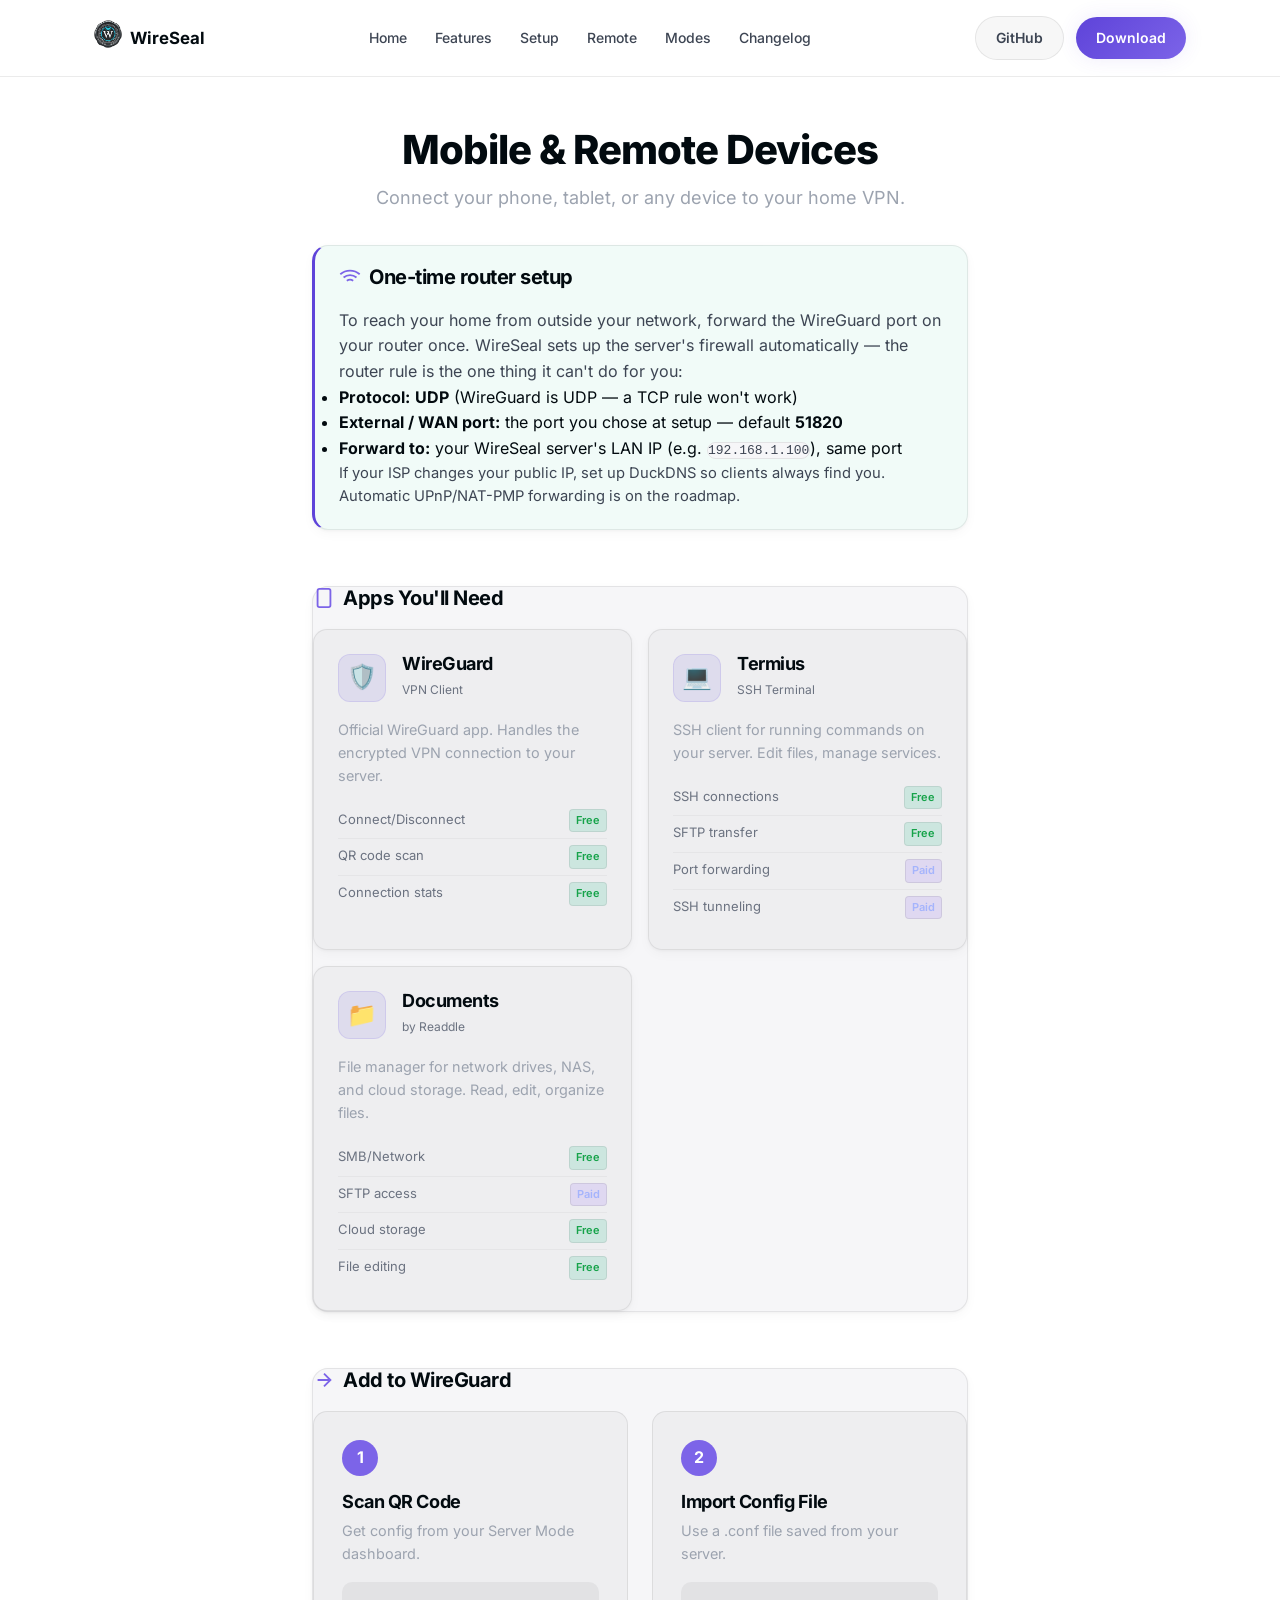
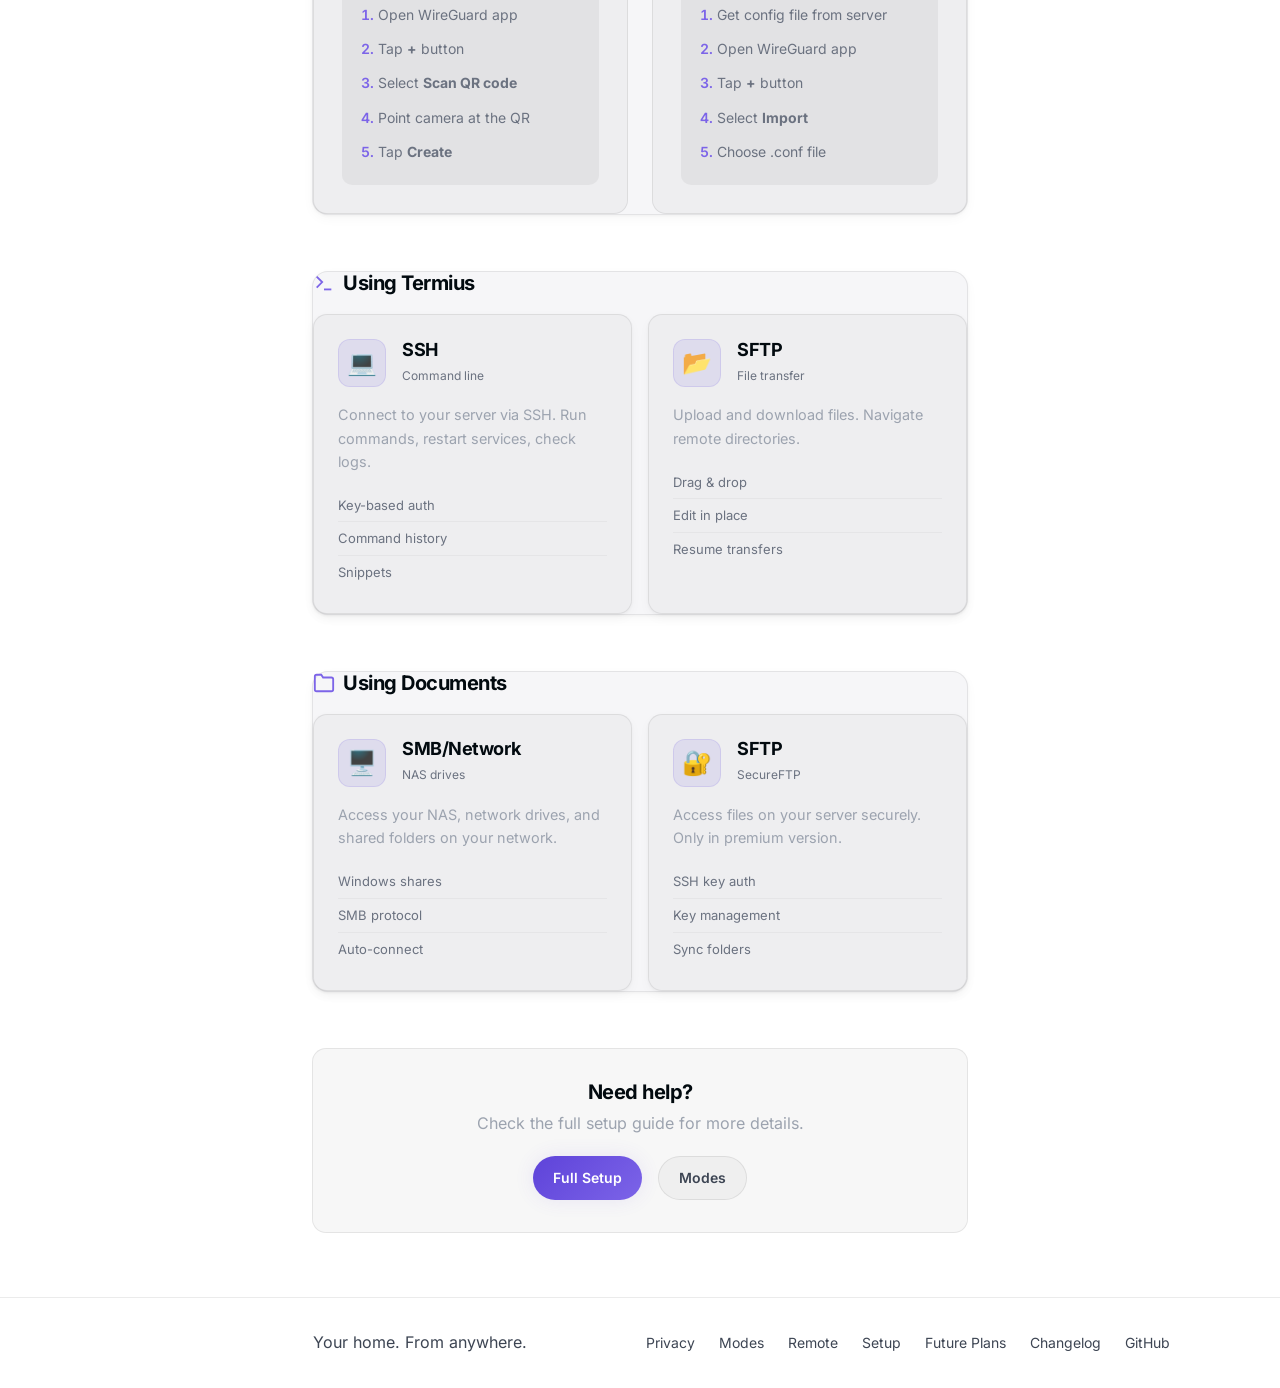
<file: remote.html>
<!DOCTYPE html>
<html lang="en" data-theme="light">
<head>
    <meta charset="UTF-8">
    <meta name="viewport" content="width=device-width, initial-scale=1.0">
    <meta name="description" content="WireSeal Remote Setup — Connect phones, tablets, and remote devices using WireGuard app.">
    <meta http-equiv="Content-Security-Policy" content="default-src 'self'; script-src 'self' 'unsafe-inline'; style-src 'self' 'unsafe-inline'; font-src 'self'; img-src 'self' data:;">
    <title>Mobile & Remote — WireSeal</title>
    <link rel="icon" href="favicon.svg" type="image/svg+xml">
    <link rel="stylesheet" href="fonts.css">
    <link rel="stylesheet" href="style-new.css">
    <link rel="stylesheet" href="luxe-pages.css">
    <style>
        body { padding-top: 80px; min-height: 100vh; }
        
        .mobile-hero {
            text-align: center;
            padding: 3rem 2rem 2rem;
            max-width: 700px;
            margin: 0 auto;
        }
        
        .mobile-hero h1 {
            font-size: clamp(1.75rem, 4vw, 2.5rem);
            font-weight: 800;
            margin-bottom: 0.75rem;
        }
        
        .mobile-hero p {
            color: var(--text-dim);
            font-size: 1.125rem;
        }
        
        .mobile-content {
            max-width: 720px;
            margin: 0 auto;
            padding: 0 2rem 4rem;
        }
        
        .mobile-section {
            margin-bottom: 3.5rem;
        }
        
        .mobile-section h2 {
            font-size: 1.25rem;
            font-weight: 700;
            margin-bottom: 1.25rem;
            display: flex;
            align-items: center;
            gap: 0.5rem;
        }
        
        .mobile-section h2 svg { color: var(--accent); }
        
        /* App Cards */
        .app-grid {
            display: grid;
            grid-template-columns: repeat(auto-fit, minmax(280px, 1fr));
            gap: 1rem;
        }
        
        .app-card {
            background: var(--bg-card);
            border: 1px solid var(--border);
            border-radius: 14px;
            padding: 1.5rem;
            transition: var(--transition);
        }
        
        .app-card:hover {
            border-color: var(--accent);
            transform: translateY(-2px);
        }
        
        .app-header {
            display: flex;
            align-items: center;
            gap: 1rem;
            margin-bottom: 1rem;
        }
        
        .app-icon {
            width: 48px;
            height: 48px;
            display: flex;
            align-items: center;
            justify-content: center;
            background: var(--accent-glow);
            border-radius: 12px;
            font-size: 1.5rem;
        }
        
        .app-info h3 {
            font-weight: 700;
            font-size: 1.125rem;
            margin-bottom: 0.125rem;
        }
        
        .app-info span {
            font-size: 0.75rem;
            color: var(--text-muted);
        }
        
        .app-card > p {
            color: var(--text-dim);
            font-size: 0.9rem;
            line-height: 1.6;
            margin-bottom: 1rem;
        }
        
        .app-features {
            list-style: none;
            padding: 0;
            margin: 0;
        }
        
        .app-features li {
            font-size: 0.8125rem;
            color: var(--text-muted);
            padding: 0.375rem 0;
            border-bottom: 1px solid var(--border-subtle);
            display: flex;
            justify-content: space-between;
        }
        
        .app-features li:last-child { border-bottom: none; }
        
        .app-features .tag {
            font-size: 0.6875rem;
            padding: 0.125rem 0.375rem;
            border-radius: 4px;
            font-weight: 600;
        }
        
        .tag-free {
            background: rgba(16, 185, 129, 0.15);
            color: var(--success);
        }
        
        .tag-paid {
            background: rgba(139, 92, 246, 0.15);
            color: var(--accent-light);
        }
        
        /* Method Cards */
        .method-grid {
            display: grid;
            grid-template-columns: repeat(auto-fit, minmax(300px, 1fr));
            gap: 1.5rem;
        }
        
        .method-card {
            background: var(--bg-card);
            border: 1px solid var(--border);
            border-radius: 14px;
            padding: 1.75rem;
        }
        
        .method-num {
            width: 36px;
            height: 36px;
            display: flex;
            align-items: center;
            justify-content: center;
            background: var(--accent);
            color: var(--bg);
            border-radius: 50%;
            font-weight: 700;
            font-size: 1rem;
            margin-bottom: 1rem;
        }
        
        .method-card h3 {
            font-weight: 700;
            font-size: 1.125rem;
            margin-bottom: 0.5rem;
        }
        
        .method-card > p {
            color: var(--text-dim);
            font-size: 0.9rem;
            margin-bottom: 1rem;
        }
        
        .method-steps {
            background: var(--bg-elevated);
            border-radius: 10px;
            padding: 1rem;
        }
        
        .method-steps ol {
            padding-left: 1.25rem;
            margin: 0;
        }
        
        .method-steps li {
            color: var(--text-muted);
            font-size: 0.875rem;
            padding: 0.375rem 0;
        }
        
        .method-steps li::marker {
            color: var(--accent);
            font-weight: 600;
        }
        
        /* CTA */
        .cta-box {
            background: var(--bg-card);
            border: 1px solid var(--border);
            border-radius: 14px;
            padding: 2rem;
            text-align: center;
        }
        
        .cta-box h3 {
            font-size: 1.25rem;
            font-weight: 700;
            margin-bottom: 0.5rem;
        }
        
        .cta-box p {
            color: var(--text-dim);
            margin-bottom: 1.25rem;
        }
        
        .btn-group {
            display: flex;
            gap: 1rem;
            justify-content: center;
            flex-wrap: wrap;
        }
    </style>
</head>
<body>
    <script>
      (function() {
        var saved = localStorage.getItem('ws-theme');
        if (saved) {
          document.documentElement.setAttribute('data-theme', saved);
        } else if (window.matchMedia('(prefers-color-scheme: dark)').matches) {
          document.documentElement.setAttribute('data-theme', 'dark');
        }
      })();
    </script>
    <!-- Navigation -->
    <nav class="navbar">
        <div class="nav-container">
            <a href="/" class="nav-brand">
                <span class="brand-icon"><img src="wireseal-logo.png" alt="WireSeal" class="brand-mark"></span>
                <span class="brand-name">WireSeal</span>
            </a>
            <div class="nav-menu">
                <a href="/" class="nav-link">Home</a>
                <a href="/#features" class="nav-link">Features</a>
                <a href="/setup" class="nav-link">Setup</a>
                <a href="/remote" class="nav-link">Remote</a>
                <a href="/modes" class="nav-link">Modes</a>
                <a href="/changelog" class="nav-link">Changelog</a>
            </div>
            <div class="nav-actions">
                <button class="theme-toggle" id="themeToggle" aria-label="Toggle theme">
                    <svg class="icon-sun" width="20" height="20" viewBox="0 0 24 24" fill="none" stroke="currentColor" stroke-width="2"><circle cx="12" cy="12" r="5"/><path d="M12 1v2M12 21v2M4.22 4.22l1.42 1.42M18.36 18.36l1.42 1.42M1 12h2M21 12h2M4.22 19.78l1.42-1.42M18.36 5.64l1.42-1.42"/></svg>
                    <svg class="icon-moon" width="20" height="20" viewBox="0 0 24 24" fill="none" stroke="currentColor" stroke-width="2"><path d="M21 12.79A9 9 0 1111.21 3 7 7 0 0021 12.79z"/></svg>
                </button>
                <a href="https://github.com/prashanth-7861/WireSeal" class="btn btn-ghost" target="_blank" rel="noopener noreferrer">GitHub</a>
                <a href="/#download" class="btn btn-primary">Download</a>
            </div>
            <button class="nav-toggle" aria-label="Toggle menu">
                <span></span><span></span><span></span>
            </button>
        </div>
    </nav>

    <main>
        <div class="mobile-hero">
            <h1>Mobile & Remote Devices</h1>
            <p>Connect your phone, tablet, or any device to your home VPN.</p>
        </div>
        
        <div class="mobile-content">
            <!-- One-time router setup (required for remote access) -->
            <div class="mobile-section" style="border:1px solid var(--border);border-left:3px solid var(--primary);background:rgba(16,185,129,0.06);border-radius:var(--radius-lg);padding:1.25rem 1.5rem;">
                <h2 style="margin-top:0;">
                    <svg width="22" height="22" viewBox="0 0 24 24" fill="none" stroke="currentColor" stroke-width="2"><path d="M5 12.55a11 11 0 0114.08 0"/><path d="M1.42 9a16 16 0 0121.16 0"/><path d="M8.53 16.11a6 6 0 016.95 0"/><line x1="12" y1="20" x2="12.01" y2="20"/></svg>
                    One-time router setup
                </h2>
                <p>To reach your home from outside your network, forward the WireGuard port on your router once. WireSeal sets up the server's firewall automatically — the router rule is the one thing it can't do for you:</p>
                <ul>
                    <li><strong>Protocol:</strong> <strong>UDP</strong> (WireGuard is UDP — a TCP rule won't work)</li>
                    <li><strong>External / WAN port:</strong> the port you chose at setup — default <strong>51820</strong></li>
                    <li><strong>Forward to:</strong> your WireSeal server's LAN IP (e.g. <code>192.168.1.100</code>), same port</li>
                </ul>
                <p style="margin-bottom:0;color:var(--text-secondary);font-size:0.92rem;">If your ISP changes your public IP, set up DuckDNS so clients always find you. Automatic UPnP/NAT-PMP forwarding is on the roadmap.</p>
            </div>

            <!-- Apps Overview -->
            <div class="mobile-section">
                <h2>
                    <svg width="22" height="22" viewBox="0 0 24 24" fill="none" stroke="currentColor" stroke-width="2">
                        <rect x="5" y="2" width="14" height="20" rx="2" ry="2"/>
                        <path d="M12 18h.01"/>
                    </svg>
                    Apps You'll Need
                </h2>
                
                <div class="app-grid">
                    <!-- WireGuard -->
                    <div class="app-card">
                        <div class="app-header">
                            <div class="app-icon">🛡️</div>
                            <div class="app-info">
                                <h3>WireGuard</h3>
                                <span>VPN Client</span>
                            </div>
                        </div>
                        <p>Official WireGuard app. Handles the encrypted VPN connection to your server.</p>
                        <ul class="app-features">
                            <li>Connect/Disconnect <span class="tag tag-free">Free</span></li>
                            <li>QR code scan <span class="tag tag-free">Free</span></li>
                            <li>Connection stats <span class="tag tag-free">Free</span></li>
                        </ul>
                    </div>
                    
                    <!-- Termius -->
                    <div class="app-card">
                        <div class="app-header">
                            <div class="app-icon">💻</div>
                            <div class="app-info">
                                <h3>Termius</h3>
                                <span>SSH Terminal</span>
                            </div>
                        </div>
                        <p>SSH client for running commands on your server. Edit files, manage services.</p>
                        <ul class="app-features">
                            <li>SSH connections <span class="tag tag-free">Free</span></li>
                            <li>SFTP transfer <span class="tag tag-free">Free</span></li>
                            <li>Port forwarding <span class="tag tag-paid">Paid</span></li>
                            <li>SSH tunneling <span class="tag tag-paid">Paid</span></li>
                        </ul>
                    </div>
                    
                    <!-- Documents -->
                    <div class="app-card">
                        <div class="app-header">
                            <div class="app-icon">📁</div>
                            <div class="app-info">
                                <h3>Documents</h3>
                                <span>by Readdle</span>
                            </div>
                        </div>
                        <p>File manager for network drives, NAS, and cloud storage. Read, edit, organize files.</p>
                        <ul class="app-features">
                            <li>SMB/Network <span class="tag tag-free">Free</span></li>
                            <li>SFTP access <span class="tag tag-paid">Paid</span></li>
                            <li>Cloud storage <span class="tag tag-free">Free</span></li>
                            <li>File editing <span class="tag tag-free">Free</span></li>
                        </ul>
                    </div>
                </div>
            </div>
            
            <!-- WireGuard Setup -->
            <div class="mobile-section">
                <h2>
                    <svg width="22" height="22" viewBox="0 0 24 24" fill="none" stroke="currentColor" stroke-width="2">
                        <path d="M5 12h14M12 5l7 7-7 7"/>
                    </svg>
                    Add to WireGuard
                </h2>
                
                <div class="method-grid">
                    <!-- QR Code -->
                    <div class="method-card">
                        <div class="method-num">1</div>
                        <h3>Scan QR Code</h3>
                        <p>Get config from your Server Mode dashboard.</p>
                        <div class="method-steps">
                            <ol>
                                <li>Open WireGuard app</li>
                                <li>Tap <strong>+</strong> button</li>
                                <li>Select <strong>Scan QR code</strong></li>
                                <li>Point camera at the QR</li>
                                <li>Tap <strong>Create</strong></li>
                            </ol>
                        </div>
                    </div>
                    
                    <!-- Import File -->
                    <div class="method-card">
                        <div class="method-num">2</div>
                        <h3>Import Config File</h3>
                        <p>Use a .conf file saved from your server.</p>
                        <div class="method-steps">
                            <ol>
                                <li>Get config file from server</li>
                                <li>Open WireGuard app</li>
                                <li>Tap <strong>+</strong> button</li>
                                <li>Select <strong>Import</strong></li>
                                <li>Choose .conf file</li>
                            </ol>
                        </div>
                    </div>
                </div>
            </div>
            
            <!-- Using Termius -->
            <div class="mobile-section">
                <h2>
                    <svg width="22" height="22" viewBox="0 0 24 24" fill="none" stroke="currentColor" stroke-width="2">
                        <polyline points="4 17 10 11 4 5"/>
                        <line x1="12" y1="19" x2="20" y2="19"/>
                    </svg>
                    Using Termius
                </h2>
                
                <div class="app-grid">
                    <div class="app-card">
                        <div class="app-header">
                            <div class="app-icon">💻</div>
                            <div class="app-info">
                                <h3>SSH</h3>
                                <span>Command line</span>
                            </div>
                        </div>
                        <p>Connect to your server via SSH. Run commands, restart services, check logs.</p>
                        <ul class="app-features">
                            <li>Key-based auth</li>
                            <li>Command history</li>
                            <li>Snippets</li>
                        </ul>
                    </div>
                    
                    <div class="app-card">
                        <div class="app-header">
                            <div class="app-icon">📂</div>
                            <div class="app-info">
                                <h3>SFTP</h3>
                                <span>File transfer</span>
                            </div>
                        </div>
                        <p>Upload and download files. Navigate remote directories.</p>
                        <ul class="app-features">
                            <li>Drag & drop</li>
                            <li>Edit in place</li>
                            <li>Resume transfers</li>
                        </ul>
                    </div>
                </div>
            </div>
            
            <!-- Using Documents -->
            <div class="mobile-section">
                <h2>
                    <svg width="22" height="22" viewBox="0 0 24 24" fill="none" stroke="currentColor" stroke-width="2">
                        <path d="M22 19a2 2 0 01-2 2H4a2 2 0 01-2-2V5a2 2 0 012-2h5l2 3h9a2 2 0 012 2v11z"/>
                    </svg>
                    Using Documents
                </h2>
                
                <div class="app-grid">
                    <div class="app-card">
                        <div class="app-header">
                            <div class="app-icon">🖥️</div>
                            <div class="app-info">
                                <h3>SMB/Network</h3>
                                <span>NAS drives</span>
                            </div>
                        </div>
                        <p>Access your NAS, network drives, and shared folders on your network.</p>
                        <ul class="app-features">
                            <li>Windows shares</li>
                            <li>SMB protocol</li>
                            <li>Auto-connect</li>
                        </ul>
                    </div>
                    
                    <div class="app-card">
                        <div class="app-header">
                            <div class="app-icon">🔐</div>
                            <div class="app-info">
                                <h3>SFTP</h3>
                                <span>SecureFTP</span>
                            </div>
                        </div>
                        <p>Access files on your server securely. Only in premium version.</p>
                        <ul class="app-features">
                            <li>SSH key auth</li>
                            <li>Key management</li>
                            <li>Sync folders</li>
                        </ul>
                    </div>
                </div>
            </div>
            
            <!-- CTA -->
            <div class="cta-box">
                <h3>Need help?</h3>
                <p>Check the full setup guide for more details.</p>
                <div class="btn-group">
                    <a href="/setup" class="btn btn-primary">Full Setup</a>
                    <a href="/modes" class="btn btn-ghost">Modes</a>
                </div>
            </div>
        </div>
    </main>

    <!-- Footer -->
    <footer class="footer">
        <div class="footer-inner">
            <div class="footer-brand">
                <span class="logo-mark">▸</span> WireSeal
            </div>
            <p>Your home. From anywhere.</p>
            <div class="footer-links">
                <a href="/privacy">Privacy</a>
                <a href="/modes">Modes</a>
                <a href="/remote">Remote</a>
                <a href="/setup">Setup</a>
                <a href="/future-plans">Future Plans</a>
                <a href="/changelog">Changelog</a>
                <a href="https://github.com/prashanth-7861/WireSeal" target="_blank" rel="noopener noreferrer">GitHub</a>
            </div>
        </div>
    </footer>
    <script src="premium.js" defer></script>
</body>
    <script>
        document.addEventListener('DOMContentLoaded', () => {
            document.querySelector('.nav-toggle').addEventListener('click', () => {
                document.querySelector('.nav-menu').classList.toggle('active');
            });
        });
    </script>
    <script>
      (function() {
        var toggle = document.getElementById('themeToggle');
        if (toggle) {
          toggle.addEventListener('click', function() {
            var current = document.documentElement.getAttribute('data-theme');
            var next = current === 'dark' ? 'light' : 'dark';
            document.documentElement.setAttribute('data-theme', next);
            localStorage.setItem('ws-theme', next);
          });
        }
      })();
    </script>
</html>
</file>
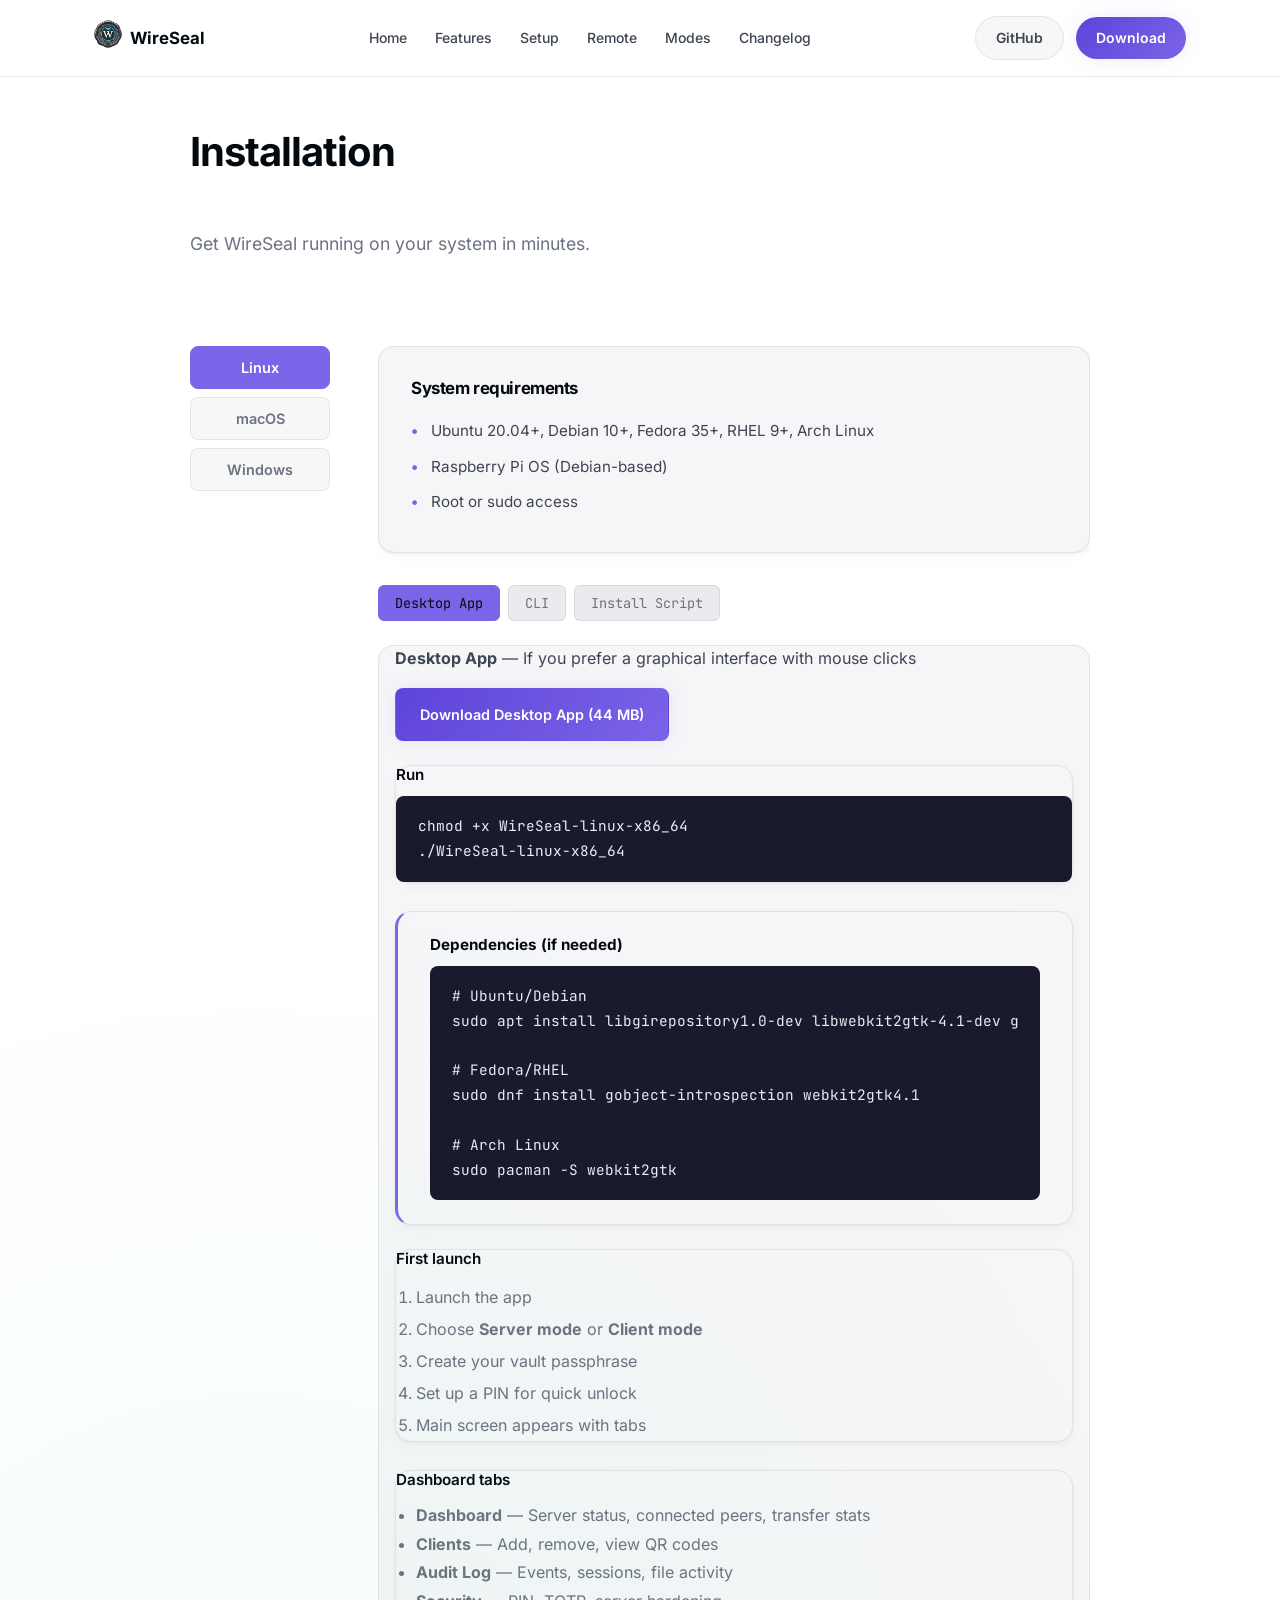
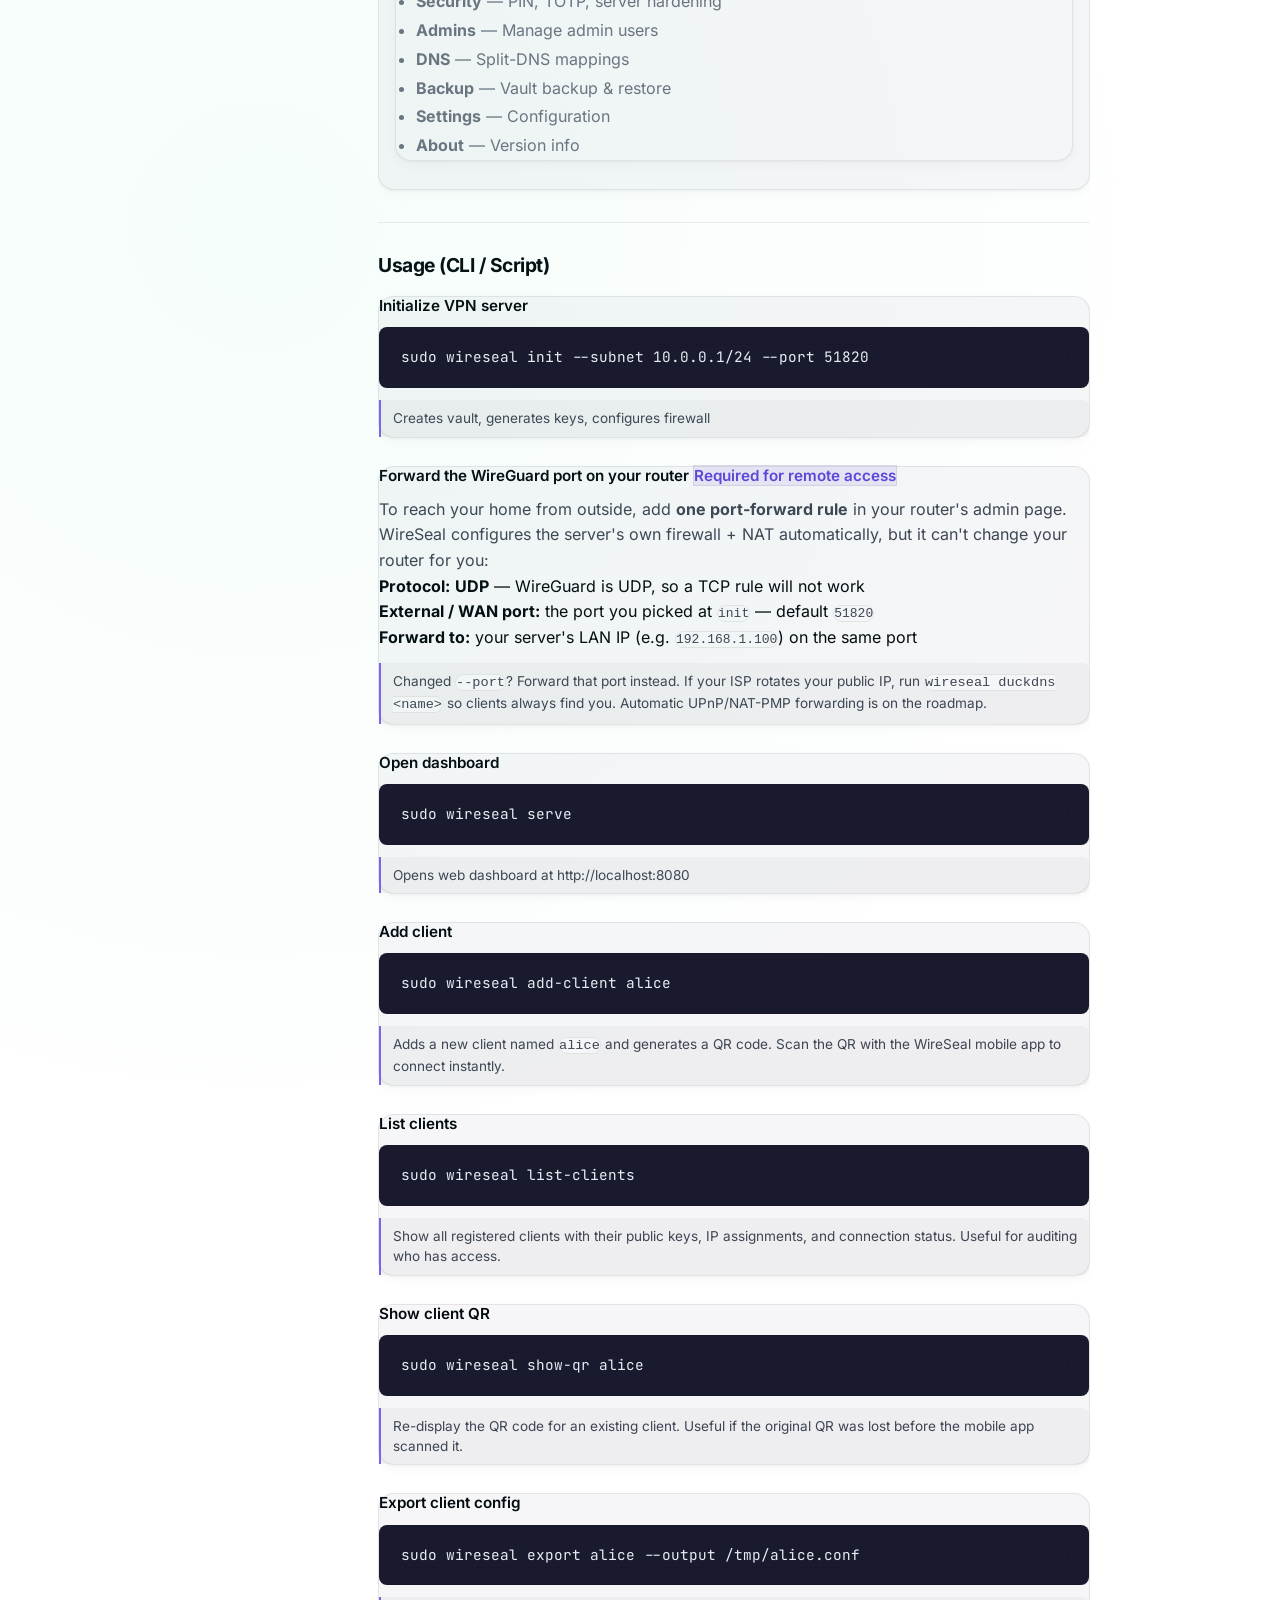
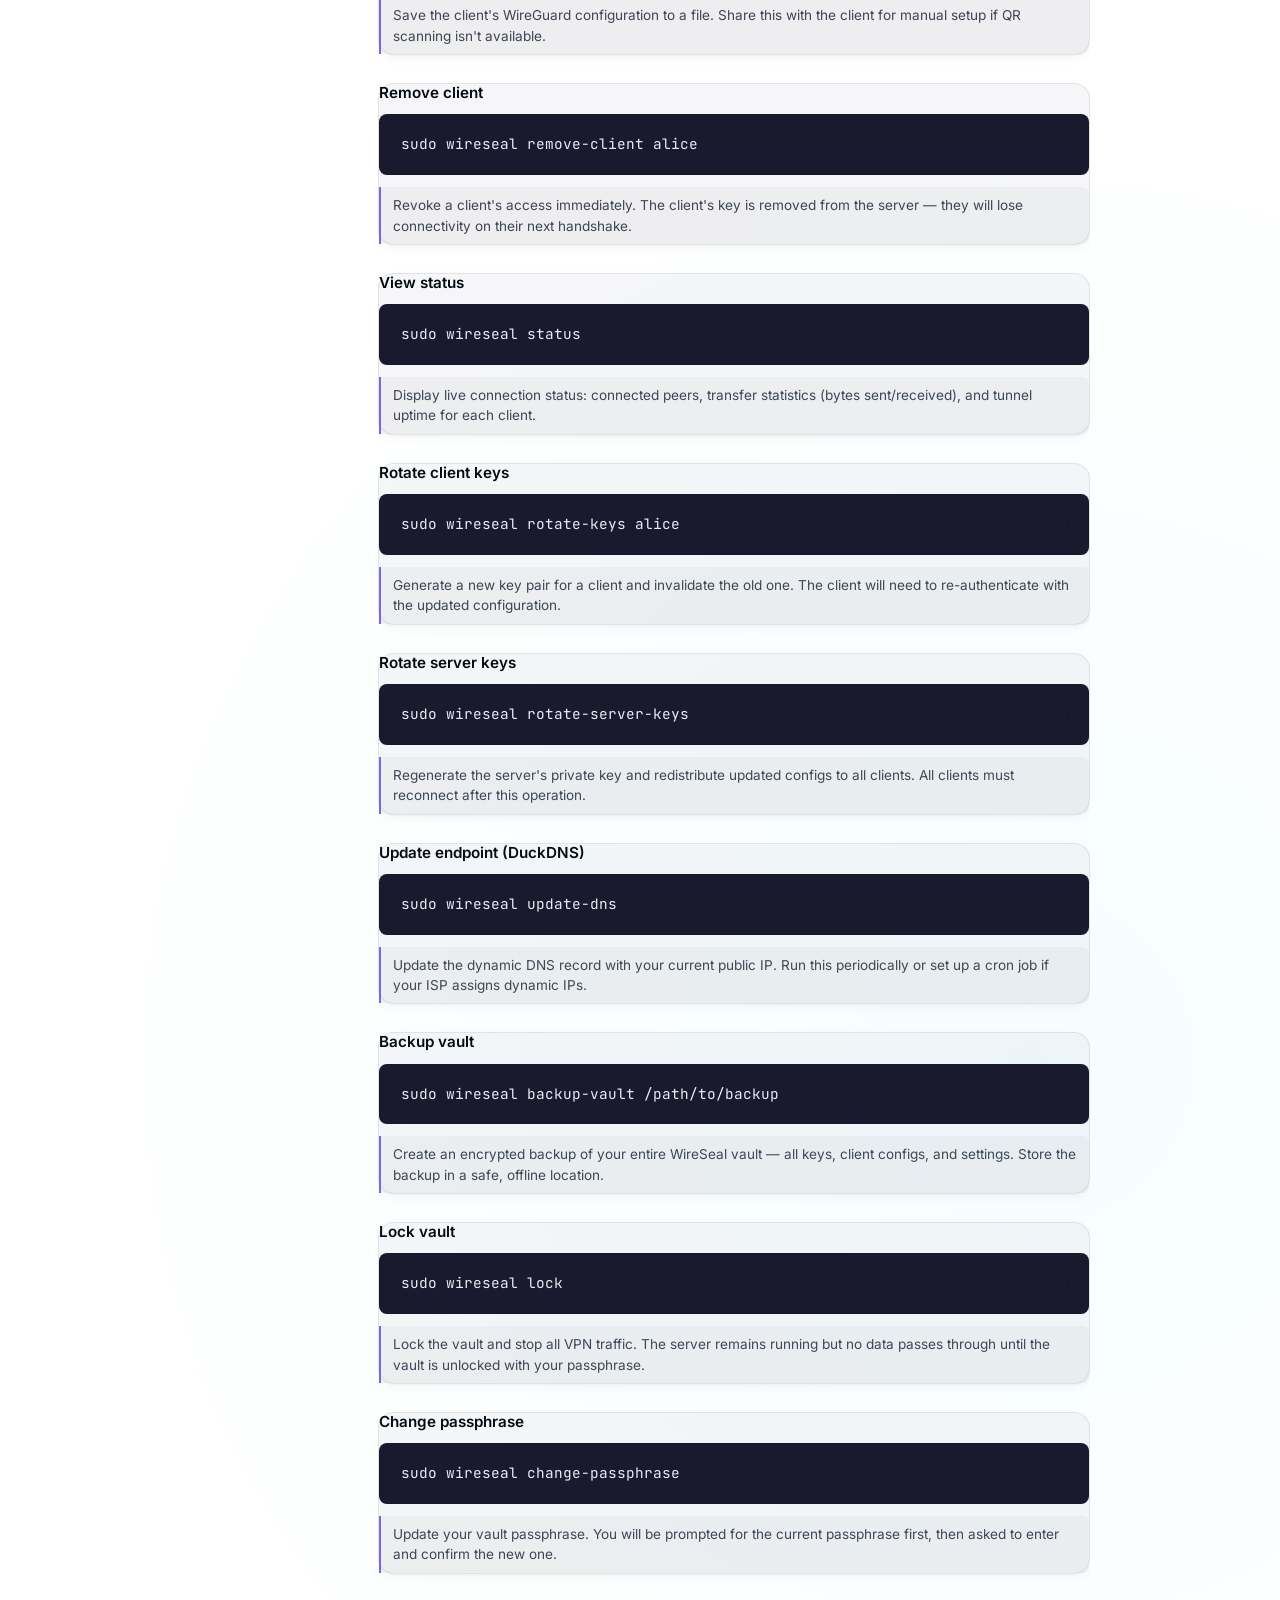
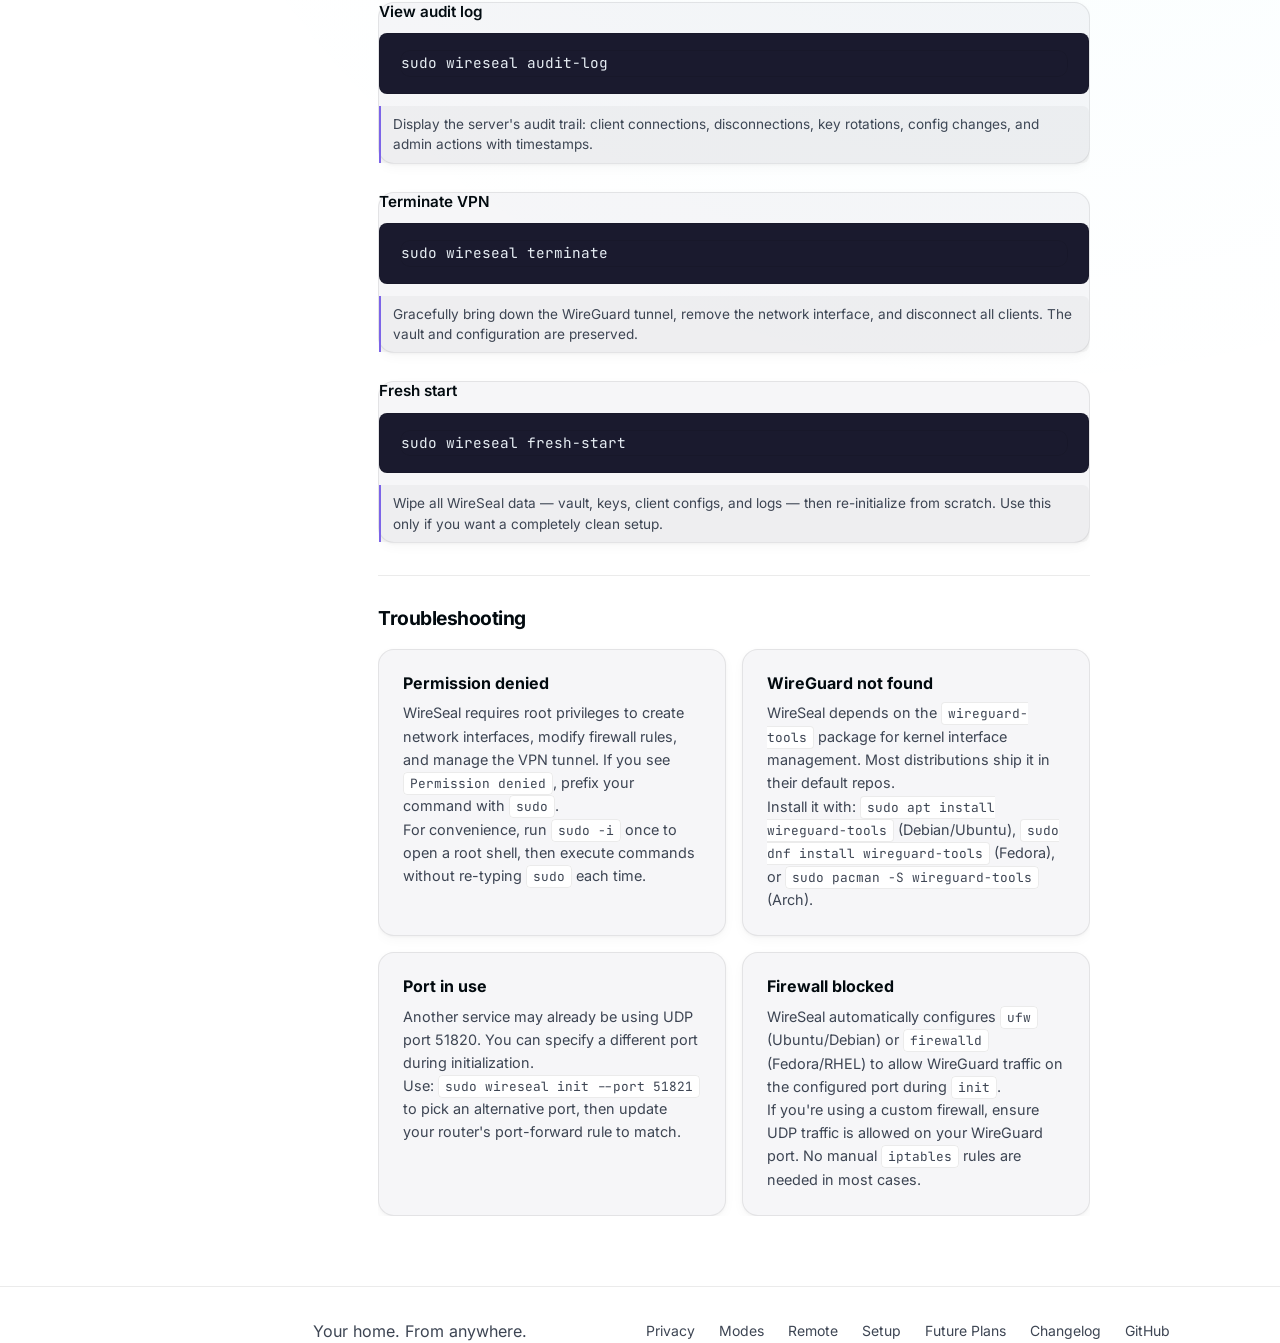
<file: setup.html>
<!DOCTYPE html>
<html lang="en" data-theme="light">
<head>
    <meta charset="UTF-8">
    <meta name="viewport" content="width=device-width, initial-scale=1.0">
    <meta name="description" content="WireSeal Installation">
    <meta http-equiv="Content-Security-Policy" content="default-src 'self'; script-src 'self' 'unsafe-inline'; style-src 'self' 'unsafe-inline'; font-src 'self'; img-src 'self' data:; connect-src 'self' https://api.github.com">
    <title>Setup Guide — WireSeal</title>
    <link rel="icon" href="favicon.svg" type="image/svg+xml">
    <link rel="stylesheet" href="fonts.css">
    <link rel="stylesheet" href="style-new.css">
    <link rel="stylesheet" href="luxe-pages.css">
    <link rel="stylesheet" href="setup.css">
    <style>
        .os-sidebar { display: flex; gap: 0.5rem; margin-bottom: 1.5rem; flex-wrap: wrap; }
        .os-tab { display: flex; align-items: center; justify-content: center; gap: 0.5rem; padding: 0.75rem 1rem; background: var(--bg-card); border: 1px solid var(--border); color: var(--text-muted); border-radius: 8px; font-weight: 600; cursor: pointer; transition: all 0.15s; flex: 1; min-width: 100px; }
        .os-tab:hover { background: var(--accent-glow); color: var(--text); }
        .os-tab.active { background: var(--accent); color: var(--bg); border-color: var(--accent); }
        .os-tab svg { display: none; }
        .method-content { max-width: 100%; margin: 0; padding: 0 1rem; box-sizing: border-box; overflow-x: hidden; }
        .os-content { max-width: 100%; overflow-x: hidden; }
        .method-tabs { display: flex; gap: 0.5rem; flex-wrap: wrap; margin-bottom: 1.5rem; }
        .code-block pre { max-width: 100%; overflow-x: auto; white-space: pre-wrap; word-wrap: break-word; }
    </style>
</head>
<body>
    <script>
      (function() {
        var saved = localStorage.getItem('ws-theme');
        if (saved) {
          document.documentElement.setAttribute('data-theme', saved);
        } else if (window.matchMedia('(prefers-color-scheme: dark)').matches) {
          document.documentElement.setAttribute('data-theme', 'dark');
        }
      })();
    </script>
    <!-- Navigation -->
    <nav class="navbar">
        <div class="nav-container">
            <a href="/" class="nav-brand">
                <span class="brand-icon"><img src="wireseal-logo.png" alt="WireSeal" class="brand-mark"></span>
                <span class="brand-name">WireSeal</span>
            </a>
            <div class="nav-menu">
                <a href="/" class="nav-link">Home</a>
                <a href="/#features" class="nav-link">Features</a>
                <a href="/setup" class="nav-link">Setup</a>
                <a href="/remote" class="nav-link">Remote</a>
                <a href="/modes" class="nav-link">Modes</a>
                <a href="/changelog" class="nav-link">Changelog</a>
            </div>
            <div class="nav-actions">
                <button class="theme-toggle" id="themeToggle" aria-label="Toggle theme">
                    <svg class="icon-sun" width="20" height="20" viewBox="0 0 24 24" fill="none" stroke="currentColor" stroke-width="2"><circle cx="12" cy="12" r="5"/><path d="M12 1v2M12 21v2M4.22 4.22l1.42 1.42M18.36 18.36l1.42 1.42M1 12h2M21 12h2M4.22 19.78l1.42-1.42M18.36 5.64l1.42-1.42"/></svg>
                    <svg class="icon-moon" width="20" height="20" viewBox="0 0 24 24" fill="none" stroke="currentColor" stroke-width="2"><path d="M21 12.79A9 9 0 1111.21 3 7 7 0 0021 12.79z"/></svg>
                </button>
                <a href="https://github.com/prashanth-7861/WireSeal" class="btn btn-ghost" target="_blank" rel="noopener noreferrer">GitHub</a>
                <a href="/#download" class="btn btn-primary">Download</a>
            </div>
            <button class="nav-toggle" aria-label="Toggle menu">
                <span></span><span></span><span></span>
            </button>
        </div>
    </nav>

    <main class="setup-main">
        <div class="setup-container">
            <h1>Installation</h1>
            <p class="setup-desc">Get WireSeal running on your system in minutes.</p>
            
            <!-- OS Sidebar -->
            <div class="os-sidebar">
                <button class="os-tab active" data-os="linux">
                    <span>Linux</span>
                </button>
                <button class="os-tab" data-os="macos">
                    <span>macOS</span>
                </button>
                <button class="os-tab" data-os="windows">
                    <span>Windows</span>
                </button>
            </div>
            
            <!-- Linux -->
            <div class="os-content active" id="linux">
                <div class="req-section">
                    <h3>System requirements</h3>
                    <ul>
                        <li>Ubuntu 20.04+, Debian 10+, Fedora 35+, RHEL 9+, Arch Linux</li>
                        <li>Raspberry Pi OS (Debian-based)</li>
                        <li>Root or sudo access</li>
                    </ul>
                </div>
                
                <div class="method-tabs">
                    <button class="method-tab active" data-method="desktop">Desktop App</button>
                    <button class="method-tab" data-method="cli">CLI</button>
                    <button class="method-tab" data-method="script">Install Script</button>
                </div>
                
                <!-- Linux Desktop App -->
                <div class="method-content active" id="desktop">
                    <p style="margin-bottom: 16px;"><strong>Desktop App</strong> — If you prefer a graphical interface with mouse clicks</p>
                    
                    <div class="direct-download">
                        <a href="https://github.com/prashanth-7861/WireSeal/releases/download/v1.0.0/WireSeal-linux-x86_64" target="_blank" rel="noopener noreferrer" class="download-btn primary">
                            Download Desktop App (44 MB)
                        </a>
                    </div>
                    
                    <div class="step-section">
                        <h4>Run</h4>
                        <div class="code-block">
                            <pre><code>chmod +x WireSeal-linux-x86_64
./WireSeal-linux-x86_64</code></pre>
                        </div>
                    </div>
                    
                    <div class="info-box">
                        <h4>Dependencies (if needed)</h4>
                        <div class="code-block">
                            <pre><code># Ubuntu/Debian
sudo apt install libgirepository1.0-dev libwebkit2gtk-4.1-dev gir1.2-webkit2-4.1

# Fedora/RHEL
sudo dnf install gobject-introspection webkit2gtk4.1

# Arch Linux
sudo pacman -S webkit2gtk</code></pre>
                        </div>
                    </div>
                    
                    <div class="step-section">
                        <h4>First launch</h4>
                        <ol style="margin-left: 20px; color: var(--text-muted); line-height: 2;">
                            <li>Launch the app</li>
                            <li>Choose <strong>Server mode</strong> or <strong>Client mode</strong></li>
                            <li>Create your vault passphrase</li>
                            <li>Set up a PIN for quick unlock</li>
                            <li>Main screen appears with tabs</li>
                        </ol>
                    </div>
                    
                    <div class="step-section">
                        <h4>Dashboard tabs</h4>
                        <ul style="margin-left: 20px; color: var(--text-muted); line-height: 1.8;">
                            <li><strong>Dashboard</strong> — Server status, connected peers, transfer stats</li>
                            <li><strong>Clients</strong> — Add, remove, view QR codes</li>
                            <li><strong>Audit Log</strong> — Events, sessions, file activity</li>
                            <li><strong>Security</strong> — PIN, TOTP, server hardening</li>
                            <li><strong>Admins</strong> — Manage admin users</li>
                            <li><strong>DNS</strong> — Split-DNS mappings</li>
                            <li><strong>Backup</strong> — Vault backup & restore</li>
                            <li><strong>Settings</strong> — Configuration</li>
                            <li><strong>About</strong> — Version info</li>
                        </ul>
                    </div>
                </div>
                
                <!-- Linux CLI -->
                <div class="method-content" id="cli">
                    <p style="margin-bottom: 16px;"><strong>CLI</strong> — If you prefer typing commands in terminal</p>
                    
                    <div class="direct-download">
                        <a href="https://github.com/prashanth-7861/WireSeal/releases/download/v1.0.0/wireseal-cli-linux-x86_64" target="_blank" rel="noopener noreferrer" class="download-btn primary">
                            Download CLI (42 MB)
                        </a>
                    </div>
                    
                    <div class="step-section">
                        <h4>Install</h4>
                        <div class="code-block">
                            <pre><code>sudo install -o root -g root -m 755 wireseal-cli-linux-x86_64 /usr/local/bin/wireseal</code></pre>
                        </div>
                    </div>
                    
                    <div class="step-section">
                        <h4>Verify</h4>
                        <div class="code-block">
                            <pre><code>wireseal --version</code></pre>
                        </div>
                    </div>
                </div>
                
                <!-- Linux Install Script -->
                <div class="method-content" id="script">
                    <p style="margin-bottom: 16px;"><strong>Install Script</strong> — One-liner install with automatic dependencies</p>
                    
                    <div class="step-section">
                        <h4>Install</h4>
                        <div class="code-block">
                            <pre><code>curl -fsSL https://github.com/prashanth-7861/WireSeal/releases/latest/download/wireseal-linux.sh -o wireseal-linux.sh
chmod +x wireseal-linux.sh
sudo ./wireseal-linux.sh</code></pre>
                        </div>
                    </div>
                    
                    <div class="info-box">
                        <p>The install script automatically installs WireGuard, Python, and configures the firewall.</p>
                    </div>
                </div>
                
                <!-- Linux Usage (CLI & Script) -->
                <div class="next-section">
                    <h3>Usage (CLI / Script)</h3>
                    
                    <div class="step-section">
                        <h4>Initialize VPN server</h4>
                        <div class="code-block">
                            <pre><code>sudo wireseal init --subnet 10.0.0.1/24 --port 51820</code></pre>
                        </div>
                        <p class="step-note">Creates vault, generates keys, configures firewall</p>
                    </div>

                    <div class="step-section">
                        <h4>Forward the WireGuard port on your router <span class="tag tag-paid">Required for remote access</span></h4>
                        <p>To reach your home from outside, add <strong>one port-forward rule</strong> in your router's admin page. WireSeal configures the server's own firewall + NAT automatically, but it can't change your router for you:</p>
                        <ul>
                            <li><strong>Protocol:</strong> <strong>UDP</strong> — WireGuard is UDP, so a TCP rule will not work</li>
                            <li><strong>External / WAN port:</strong> the port you picked at <code>init</code> — default <code>51820</code></li>
                            <li><strong>Forward to:</strong> your server's LAN IP (e.g. <code>192.168.1.100</code>) on the same port</li>
                        </ul>
                        <p class="step-note">Changed <code>--port</code>? Forward that port instead. If your ISP rotates your public IP, run <code>wireseal duckdns &lt;name&gt;</code> so clients always find you. Automatic UPnP/NAT-PMP forwarding is on the roadmap.</p>
                    </div>

                    <div class="step-section">
                        <h4>Open dashboard</h4>
                        <div class="code-block">
                            <pre><code>sudo wireseal serve</code></pre>
                        </div>
                        <p class="step-note">Opens web dashboard at http://localhost:8080</p>
                    </div>
                    
                    <div class="step-section">
                        <h4>Add client</h4>
                        <div class="code-block">
                            <pre><code>sudo wireseal add-client alice</code></pre>
                        </div>
                        <p class="step-note">Adds a new client named <code>alice</code> and generates a QR code. Scan the QR with the WireSeal mobile app to connect instantly.</p>
                    </div>
                    
                    <div class="step-section">
                        <h4>List clients</h4>
                        <div class="code-block">
                            <pre><code>sudo wireseal list-clients</code></pre>
                        </div>
                        <p class="step-note">Show all registered clients with their public keys, IP assignments, and connection status. Useful for auditing who has access.</p>
                    </div>
                    
                    <div class="step-section">
                        <h4>Show client QR</h4>
                        <div class="code-block">
                            <pre><code>sudo wireseal show-qr alice</code></pre>
                        </div>
                        <p class="step-note">Re-display the QR code for an existing client. Useful if the original QR was lost before the mobile app scanned it.</p>
                    </div>
                    
                    <div class="step-section">
                        <h4>Export client config</h4>
                        <div class="code-block">
                            <pre><code>sudo wireseal export alice --output /tmp/alice.conf</code></pre>
                        </div>
                        <p class="step-note">Save the client's WireGuard configuration to a file. Share this with the client for manual setup if QR scanning isn't available.</p>
                    </div>
                    
                    <div class="step-section">
                        <h4>Remove client</h4>
                        <div class="code-block">
                            <pre><code>sudo wireseal remove-client alice</code></pre>
                        </div>
                        <p class="step-note">Revoke a client's access immediately. The client's key is removed from the server — they will lose connectivity on their next handshake.</p>
                    </div>
                    
                    <div class="step-section">
                        <h4>View status</h4>
                        <div class="code-block">
                            <pre><code>sudo wireseal status</code></pre>
                        </div>
                        <p class="step-note">Display live connection status: connected peers, transfer statistics (bytes sent/received), and tunnel uptime for each client.</p>
                    </div>
                    
                    <div class="step-section">
                        <h4>Rotate client keys</h4>
                        <div class="code-block">
                            <pre><code>sudo wireseal rotate-keys alice</code></pre>
                        </div>
                        <p class="step-note">Generate a new key pair for a client and invalidate the old one. The client will need to re-authenticate with the updated configuration.</p>
                    </div>
                    
                    <div class="step-section">
                        <h4>Rotate server keys</h4>
                        <div class="code-block">
                            <pre><code>sudo wireseal rotate-server-keys</code></pre>
                        </div>
                        <p class="step-note">Regenerate the server's private key and redistribute updated configs to all clients. All clients must reconnect after this operation.</p>
                    </div>
                    
                    <div class="step-section">
                        <h4>Update endpoint (DuckDNS)</h4>
                        <div class="code-block">
                            <pre><code>sudo wireseal update-dns</code></pre>
                        </div>
                        <p class="step-note">Update the dynamic DNS record with your current public IP. Run this periodically or set up a cron job if your ISP assigns dynamic IPs.</p>
                    </div>
                    
                    <div class="step-section">
                        <h4>Backup vault</h4>
                        <div class="code-block">
                            <pre><code>sudo wireseal backup-vault /path/to/backup</code></pre>
                        </div>
                        <p class="step-note">Create an encrypted backup of your entire WireSeal vault — all keys, client configs, and settings. Store the backup in a safe, offline location.</p>
                    </div>
                    
                    <div class="step-section">
                        <h4>Lock vault</h4>
                        <div class="code-block">
                            <pre><code>sudo wireseal lock</code></pre>
                        </div>
                        <p class="step-note">Lock the vault and stop all VPN traffic. The server remains running but no data passes through until the vault is unlocked with your passphrase.</p>
                    </div>
                    
                    <div class="step-section">
                        <h4>Change passphrase</h4>
                        <div class="code-block">
                            <pre><code>sudo wireseal change-passphrase</code></pre>
                        </div>
                        <p class="step-note">Update your vault passphrase. You will be prompted for the current passphrase first, then asked to enter and confirm the new one.</p>
                    </div>
                    
                    <div class="step-section">
                        <h4>View audit log</h4>
                        <div class="code-block">
                            <pre><code>sudo wireseal audit-log</code></pre>
                        </div>
                        <p class="step-note">Display the server's audit trail: client connections, disconnections, key rotations, config changes, and admin actions with timestamps.</p>
                    </div>
                    
                    <div class="step-section">
                        <h4>Terminate VPN</h4>
                        <div class="code-block">
                            <pre><code>sudo wireseal terminate</code></pre>
                        </div>
                        <p class="step-note">Gracefully bring down the WireGuard tunnel, remove the network interface, and disconnect all clients. The vault and configuration are preserved.</p>
                    </div>
                    
                    <div class="step-section">
                        <h4>Fresh start</h4>
                        <div class="code-block">
                            <pre><code>sudo wireseal fresh-start</code></pre>
                        </div>
                        <p class="step-note">Wipe all WireSeal data — vault, keys, client configs, and logs — then re-initialize from scratch. Use this only if you want a completely clean setup.</p>
                    </div>
                    
                    <!-- Troubleshooting -->
                    <div class="next-section">
                        <h3>Troubleshooting</h3>
                        <div class="help-grid">
                            <div class="help-card">
                                <h4>Permission denied</h4>
                                <p>WireSeal requires root privileges to create network interfaces, modify firewall rules, and manage the VPN tunnel. If you see <code>Permission denied</code>, prefix your command with <code>sudo</code>.</p>
                                <p>For convenience, run <code>sudo -i</code> once to open a root shell, then execute commands without re-typing <code>sudo</code> each time.</p>
                            </div>
                            <div class="help-card">
                                <h4>WireGuard not found</h4>
                                <p>WireSeal depends on the <code>wireguard-tools</code> package for kernel interface management. Most distributions ship it in their default repos.</p>
                                <p>Install it with: <code>sudo apt install wireguard-tools</code> (Debian/Ubuntu), <code>sudo dnf install wireguard-tools</code> (Fedora), or <code>sudo pacman -S wireguard-tools</code> (Arch).</p>
                            </div>
                            <div class="help-card">
                                <h4>Port in use</h4>
                                <p>Another service may already be using UDP port 51820. You can specify a different port during initialization.</p>
                                <p>Use: <code>sudo wireseal init --port 51821</code> to pick an alternative port, then update your router's port-forward rule to match.</p>
                            </div>
                            <div class="help-card">
                                <h4>Firewall blocked</h4>
                                <p>WireSeal automatically configures <code>ufw</code> (Ubuntu/Debian) or <code>firewalld</code> (Fedora/RHEL) to allow WireGuard traffic on the configured port during <code>init</code>.</p>
                                <p>If you're using a custom firewall, ensure UDP traffic is allowed on your WireGuard port. No manual <code>iptables</code> rules are needed in most cases.</p>
                            </div>
                        </div>
                    </div>
                </div>
            </div>
            
            <!-- macOS -->
            <div class="os-content" id="macos">
                <div class="req-section">
                    <h3>System requirements</h3>
                    <ul>
                        <li>macOS 12 (Monterey) or later</li>
                        <li>Apple Silicon (M1/M2/M3) or Intel</li>
                        <li>Homebrew (recommended for install script)</li>
                    </ul>
                </div>
                
                <div class="method-tabs">
                    <button class="method-tab active" data-method="desktop">Desktop App</button>
                    <button class="method-tab" data-method="cli">CLI</button>
                    <button class="method-tab" data-method="script">Install Script</button>
                </div>
                
                <!-- macOS Desktop App -->
                <div class="method-content active" id="desktop">
                    <p style="margin-bottom: 16px;"><strong>Desktop App</strong> — If you prefer a graphical interface with mouse clicks</p>
                    
                    <div class="direct-download">
                        <a href="https://github.com/prashanth-7861/WireSeal/releases/download/v1.0.0/wireseal-1.0.0-macos-arm64.pkg" target="_blank" rel="noopener noreferrer" class="download-btn primary">
                            Download Desktop App Installer (45 MB)
                        </a>
                    </div>
                    
                    <div class="step-section">
                        <h4>Install</h4>
                        <p>Double-click the .pkg file and follow the installer wizard</p>
                    </div>
                    
                    <div class="step-section">
                        <h4>Launch</h4>
                        <div class="code-block">
                            <pre><code>open /Applications/WireSeal.app</code></pre>
                        </div>
                        <p class="step-note">Or search for "WireSeal" in Spotlight</p>
                    </div>
                    
                    <div class="step-section">
                        <h4>First launch</h4>
                        <ol style="margin-left: 20px; color: var(--text-muted); line-height: 2;">
                            <li>Launch the app</li>
                            <li>Choose <strong>Server mode</strong> or <strong>Client mode</strong></li>
                            <li>Create your vault passphrase</li>
                            <li>Set up a PIN for quick unlock</li>
                            <li>Main screen appears with tabs</li>
                        </ol>
                    </div>
                    
                    <div class="step-section">
                        <h4>Dashboard tabs</h4>
                        <ul style="margin-left: 20px; color: var(--text-muted); line-height: 1.8;">
                            <li><strong>Dashboard</strong> — Server status, connected peers, transfer stats</li>
                            <li><strong>Clients</strong> — Add, remove, view QR codes</li>
                            <li><strong>Audit Log</strong> — Events, sessions, file activity</li>
                            <li><strong>Security</strong> — PIN, TOTP, server hardening</li>
                            <li><strong>Admins</strong> — Manage admin users</li>
                            <li><strong>DNS</strong> — Split-DNS mappings</li>
                            <li><strong>Backup</strong> — Vault backup & restore</li>
                            <li><strong>Settings</strong> — Configuration</li>
                            <li><strong>About</strong> — Version info</li>
                        </ul>
                    </div>
                </div>
                
                <!-- macOS CLI -->
                <div class="method-content" id="cli">
                    <p style="margin-bottom: 16px;"><strong>CLI</strong> — If you prefer typing commands in terminal</p>
                    
                    <div class="direct-download">
                        <a href="https://github.com/prashanth-7861/WireSeal/releases/download/v1.0.0/wireseal-cli-macos-arm64" target="_blank" rel="noopener noreferrer" class="download-btn primary">
                            Download CLI (21 MB)
                        </a>
                    </div>
                    
                    <div class="step-section">
                        <h4>Install</h4>
                        <div class="code-block">
                            <pre><code>sudo install -o root -g root -m 755 wireseal-cli-macos-arm64 /usr/local/bin/wireseal</code></pre>
                        </div>
                    </div>
                    
                    <div class="step-section">
                        <h4>Verify</h4>
                        <div class="code-block">
                            <pre><code>wireseal --version</code></pre>
                        </div>
                    </div>
                </div>
                
                <!-- macOS Install Script -->
                <div class="method-content" id="script">
                    <p style="margin-bottom: 16px;"><strong>Install Script</strong> — One-liner install with automatic dependencies</p>
                    
                    <div class="step-section">
                        <h4>Install Homebrew (if not installed)</h4>
                        <div class="code-block">
                            <pre><code>/bin/bash -c "$(curl -fsSL https://raw.githubusercontent.com/Homebrew/install/HEAD/install.sh)"</code></pre>
                        </div>
                    </div>
                    
                    <div class="step-section">
                        <h4>Run install script</h4>
                        <div class="code-block">
                            <pre><code>curl -fsSL https://github.com/prashanth-7861/WireSeal/releases/latest/download/wireseal-macos.sh -o wireseal-macos.sh
chmod +x wireseal-macos.sh
./wireseal-macos.sh</code></pre>
                        </div>
                    </div>
                </div>
                
                <!-- macOS Usage (CLI & Script) -->
                <div class="next-section">
                    <h3>Usage (CLI / Script)</h3>
                    
                    <div class="step-section">
                        <h4>Initialize VPN server</h4>
                        <div class="code-block">
                            <pre><code>sudo wireseal init --subnet 10.0.0.1/24 --port 51820</code></pre>
                        </div>
                        <p class="step-note">Creates vault, generates keys, configures the firewall and NAT for your VPN subnet.</p>
                    </div>

                    <div class="step-section">
                        <h4>Forward the WireGuard port on your router <span class="tag tag-paid">Required for remote access</span></h4>
                        <p>To reach your home from outside, add <strong>one port-forward rule</strong> in your router's admin page. WireSeal configures the server's own firewall + NAT automatically, but it can't change your router for you:</p>
                        <ul>
                            <li><strong>Protocol:</strong> <strong>UDP</strong> — WireGuard is UDP, so a TCP rule will not work</li>
                            <li><strong>External / WAN port:</strong> the port you picked at <code>init</code> — default <code>51820</code></li>
                            <li><strong>Forward to:</strong> your server's LAN IP (e.g. <code>192.168.1.100</code>) on the same port</li>
                        </ul>
                        <p class="step-note">Changed <code>--port</code>? Forward that port instead. If your ISP rotates your public IP, run <code>wireseal duckdns &lt;name&gt;</code> so clients always find you. Automatic UPnP/NAT-PMP forwarding is on the roadmap.</p>
                    </div>

                    <div class="step-section">
                        <h4>Open dashboard</h4>
                        <div class="code-block">
                            <pre><code>sudo wireseal serve</code></pre>
                        </div>
                        <p class="step-note">Launch the web-based admin dashboard at http://localhost:8080. Manage clients, view logs, and configure server settings from your browser.</p>
                    </div>
                    
                    <div class="step-section">
                        <h4>Add client</h4>
                        <div class="code-block">
                            <pre><code>sudo wireseal add-client alice</code></pre>
                        </div>
                        <p class="step-note">Register a new device and generate its QR code. Scan with the WireSeal mobile app for instant configuration.</p>
                    </div>
                    
                    <div class="step-section">
                        <h4>List clients</h4>
                        <div class="code-block">
                            <pre><code>sudo wireseal list-clients</code></pre>
                        </div>
                        <p class="step-note">View all registered clients, their assigned IPs, public keys, and online/offline status.</p>
                    </div>
                    
                    <div class="step-section">
                        <h4>Show client QR</h4>
                        <div class="code-block">
                            <pre><code>sudo wireseal show-qr alice</code></pre>
                        </div>
                        <p class="step-note">Re-display a client's QR code if it was lost before being scanned by the mobile app.</p>
                    </div>
                    
                    <div class="step-section">
                        <h4>Export client config</h4>
                        <div class="code-block">
                            <pre><code>sudo wireseal export alice --output /tmp/alice.conf</code></pre>
                        </div>
                        <p class="step-note">Export a client's WireGuard configuration file for manual setup on non-mobile devices.</p>
                    </div>
                    
                    <div class="step-section">
                        <h4>Remove client</h4>
                        <div class="code-block">
                            <pre><code>sudo wireseal remove-client alice</code></pre>
                        </div>
                        <p class="step-note">Revoke access for a client. Their key is immediately invalidated and the tunnel is torn down on next handshake.</p>
                    </div>
                    
                    <div class="step-section">
                        <h4>View status</h4>
                        <div class="code-block">
                            <pre><code>sudo wireseal status</code></pre>
                        </div>
                        <p class="step-note">Display live connection info: connected peers, data transferred, and tunnel uptime for each active client.</p>
                    </div>
                    
                    <div class="step-section">
                        <h4>Rotate client keys</h4>
                        <div class="code-block">
                            <pre><code>sudo wireseal rotate-keys alice</code></pre>
                        </div>
                        <p class="step-note">Generate a fresh key pair for a client. The old key is revoked — the client must update their configuration to reconnect.</p>
                    </div>
                    
                    <div class="step-section">
                        <h4>Rotate server keys</h4>
                        <div class="code-block">
                            <pre><code>sudo wireseal rotate-server-keys</code></pre>
                        </div>
                        <p class="step-note">Regenerate the server key pair. All clients will need updated configurations to reconnect after this operation.</p>
                    </div>
                    
                    <div class="step-section">
                        <h4>Update endpoint (DuckDNS)</h4>
                        <div class="code-block">
                            <pre><code>sudo wireseal update-dns</code></pre>
                        </div>
                        <p class="step-note">Sync your current public IP to DuckDNS. Set up a cron job if your ISP assigns dynamic IP addresses.</p>
                    </div>
                    
                    <div class="step-section">
                        <h4>Backup vault</h4>
                        <div class="code-block">
                            <pre><code>sudo wireseal backup-vault /path/to/backup</code></pre>
                        </div>
                        <p class="step-note">Create an encrypted backup of your vault — all keys, configs, and client data. Keep the backup in a secure offline location.</p>
                    </div>
                    
                    <div class="step-section">
                        <h4>Lock vault</h4>
                        <div class="code-block">
                            <pre><code>sudo wireseal lock</code></pre>
                        </div>
                        <p class="step-note">Lock the encrypted vault. All VPN traffic is halted until the vault is unlocked with your passphrase.</p>
                    </div>
                    
                    <div class="step-section">
                        <h4>Change passphrase</h4>
                        <div class="code-block">
                            <pre><code>sudo wireseal change-passphrase</code></pre>
                        </div>
                        <p class="step-note">Update your vault passphrase. You will be prompted for the current passphrase, then asked to enter and confirm the new one.</p>
                    </div>
                    
                    <div class="step-section">
                        <h4>View audit log</h4>
                        <div class="code-block">
                            <pre><code>sudo wireseal audit-log</code></pre>
                        </div>
                        <p class="step-note">Review the server audit trail: connection events, key rotations, configuration changes, and admin actions with timestamps.</p>
                    </div>
                    
                    <div class="step-section">
                        <h4>Terminate VPN</h4>
                        <div class="code-block">
                            <pre><code>sudo wireseal terminate</code></pre>
                        </div>
                        <p class="step-note">Gracefully stop the WireGuard tunnel and disconnect all clients. Vault data and configurations are preserved.</p>
                    </div>
                    
                    <div class="step-section">
                        <h4>Fresh start</h4>
                        <div class="code-block">
                            <pre><code>sudo wireseal fresh-start</code></pre>
                        </div>
                        <p class="step-note">Delete all WireSeal data and re-initialize from scratch. Use this only if you want a completely clean setup with no existing configuration.</p>
                    </div>
                    
                    <!-- Troubleshooting -->
                    <div class="next-section">
                        <h3>Troubleshooting</h3>
                        <div class="help-grid">
                            <div class="help-card">
                                <h4>Permission denied</h4>
                                <p>WireSeal requires root privileges to create network interfaces and manage the VPN tunnel. Prefix commands with <code>sudo</code>.</p>
                                <p>You can also run <code>sudo -i</code> to open a persistent root shell and avoid re-typing <code>sudo</code> for each command.</p>
                            </div>
                            <div class="help-card">
                                <h4>WireGuard not found</h4>
                                <p>WireSeal depends on WireGuard kernel support. macOS includes it natively from Monterey onward, but the <code>wireguard-tools</code> CLI may need installing via Homebrew.</p>
                                <p>Run: <code>brew install wireguard-tools</code> to install the userspace tools if they are missing.</p>
                            </div>
                            <div class="help-card">
                                <h4>Port in use</h4>
                                <p>Another service may already be using UDP port 51820. Specify a different port during initialization.</p>
                                <p>Use: <code>sudo wireseal init --port 51821</code> and update your router's port-forward rule to match the new port.</p>
                            </div>
                            <div class="help-card">
                                <h4>Firewall blocked</h4>
                                <p>WireSeal automatically configures <code>pf.conf</code> on macOS to allow WireGuard traffic on the configured port.</p>
                                <p>If you're using a third-party firewall, ensure UDP traffic is permitted on your WireGuard port. No manual <code>pfctl</code> configuration is needed.</p>
                            </div>
                        </div>
                    </div>
                </div>
            </div>
            
            <!-- Windows -->
            <div class="os-content" id="windows">
                <div class="req-section">
                    <h3>System requirements</h3>
                    <ul>
                        <li>Windows 10 (1809+) or Windows 11</li>
                        <li>Administrator privileges</li>
                    </ul>
                </div>
                
                <div class="method-tabs">
                    <button class="method-tab active" data-method="desktop">Desktop App</button>
                    <button class="method-tab" data-method="cli">CLI</button>
                    <button class="method-tab" data-method="script">PowerShell Script</button>
                </div>
                
                <!-- Windows Desktop App -->
                <div class="method-content active" id="desktop">
                    <p style="margin-bottom: 16px;"><strong>Desktop App</strong> — If you prefer a graphical interface with mouse clicks</p>
                    
                    <div class="direct-download">
                        <a href="https://github.com/prashanth-7861/WireSeal/releases/download/v1.0.0/wireseal-1.0.0-windows-x86_64-setup.exe" target="_blank" rel="noopener noreferrer" class="download-btn primary">
                            Download Setup Installer (43 MB)
                        </a>
                    </div>
                    
                    <div class="step-section">
                        <h4>Install</h4>
                        <p>1. Run the downloaded .exe file<br>2. Follow the installer wizard<br>3. Accept Windows SmartScreen if prompted</p>
                    </div>
                    
                    <div class="step-section">
                        <h4>Launch</h4>
                        <p>Search for "WireSeal" in Start menu</p>
                    </div>
                    
                    <div class="step-section">
                        <h4>First launch</h4>
                        <ol style="margin-left: 20px; color: var(--text-muted); line-height: 2;">
                            <li>Launch the app</li>
                            <li>Choose <strong>Server mode</strong> or <strong>Client mode</strong></li>
                            <li>Create your vault passphrase</li>
                            <li>Set up a PIN for quick unlock</li>
                            <li>Main screen appears with tabs</li>
                        </ol>
                    </div>
                    
                    <div class="step-section">
                        <h4>Dashboard tabs</h4>
                        <ul style="margin-left: 20px; color: var(--text-muted); line-height: 1.8;">
                            <li><strong>Dashboard</strong> — Server status, connected peers, transfer stats</li>
                            <li><strong>Clients</strong> — Add, remove, view QR codes</li>
                            <li><strong>Audit Log</strong> — Events, sessions, file activity</li>
                            <li><strong>Security</strong> — PIN, TOTP, server hardening</li>
                            <li><strong>Admins</strong> — Manage admin users</li>
                            <li><strong>DNS</strong> — Split-DNS mappings</li>
                            <li><strong>Backup</strong> — Vault backup & restore</li>
                            <li><strong>Settings</strong> — Configuration</li>
                            <li><strong>About</strong> — Version info</li>
                        </ul>
                    </div>
                </div>
                
                <!-- Windows CLI -->
                <div class="method-content" id="cli">
                    <p style="margin-bottom: 16px;"><strong>CLI</strong> — If you prefer typing commands in terminal</p>
                    
                    <div class="direct-download">
                        <a href="https://github.com/prashanth-7861/WireSeal/releases/download/v1.0.0/wireseal-cli-windows-x86_64.exe" target="_blank" rel="noopener noreferrer" class="download-btn primary">
                            Download CLI (24 MB)
                        </a>
                    </div>
                    
                    <div class="step-section">
                        <h4>Run</h4>
                        <div class="code-block">
                            <pre><code>.\wireseal-cli-windows-x86_64.exe --version</code></pre>
                        </div>
                    </div>
                    
                    <div class="info-box">
                        <p>Add to PATH: <code>setx PATH "%PATH%;C:\path\to\folder"</code></p>
                    </div>
                </div>
                
                <!-- Windows PowerShell Script -->
                <div class="method-content" id="script">
                    <p style="margin-bottom: 16px;"><strong>PowerShell Script</strong> — One-liner install with automatic dependencies</p>
                    
                    <div class="step-section">
                        <h4 style="color: var(--warning);">Run as Administrator</h4>
                        <div class="code-block">
                            <pre><code>irm https://github.com/prashanth-7861/WireSeal/releases/latest/download/wireseal-windows.ps1 -OutFile wireseal-windows.ps1
.\wireseal-windows.ps1</code></pre>
                        </div>
                    </div>
                    
                    <div class="info-box">
                        <p>The install script automatically installs WireGuard and configures the firewall.</p>
                    </div>
                </div>
                
                <!-- Windows Usage (CLI & Script) -->
                <div class="next-section">
                    <h3>Usage (CLI / Script)</h3>
                    
                    <div class="step-section">
                        <h4>Initialize VPN server</h4>
                        <div class="code-block">
                            <pre><code>wireseal init --subnet 10.0.0.1/24 --port 51820</code></pre>
                        </div>
                        <p class="step-note">Creates vault, generates keys, and configures Windows Firewall for your VPN subnet.</p>
                    </div>

                    <div class="step-section">
                        <h4>Forward the WireGuard port on your router <span class="tag tag-paid">Required for remote access</span></h4>
                        <p>To reach your home from outside, add <strong>one port-forward rule</strong> in your router's admin page. WireSeal configures the server's own firewall + NAT automatically, but it can't change your router for you:</p>
                        <ul>
                            <li><strong>Protocol:</strong> <strong>UDP</strong> — WireGuard is UDP, so a TCP rule will not work</li>
                            <li><strong>External / WAN port:</strong> the port you picked at <code>init</code> — default <code>51820</code></li>
                            <li><strong>Forward to:</strong> your server's LAN IP (e.g. <code>192.168.1.100</code>) on the same port</li>
                        </ul>
                        <p class="step-note">Changed <code>--port</code>? Forward that port instead. If your ISP rotates your public IP, run <code>wireseal duckdns &lt;name&gt;</code> so clients always find you. Automatic UPnP/NAT-PMP forwarding is on the roadmap.</p>
                    </div>

                    <div class="step-section">
                        <h4>Open dashboard</h4>
                        <div class="code-block">
                            <pre><code>wireseal serve</code></pre>
                        </div>
                        <p class="step-note">Launch the web-based admin dashboard at http://localhost:8080. Manage clients, view logs, and configure settings from your browser.</p>
                    </div>
                    
                    <div class="step-section">
                        <h4>Add client</h4>
                        <div class="code-block">
                            <pre><code>wireseal add-client alice</code></pre>
                        </div>
                        <p class="step-note">Register a new device and generate its QR code. Scan with the WireSeal mobile app for instant configuration.</p>
                    </div>
                    
                    <div class="step-section">
                        <h4>List clients</h4>
                        <div class="code-block">
                            <pre><code>wireseal list-clients</code></pre>
                        </div>
                        <p class="step-note">View all registered clients with their assigned IPs, public keys, and connection status.</p>
                    </div>
                    
                    <div class="step-section">
                        <h4>Show client QR</h4>
                        <div class="code-block">
                            <pre><code>wireseal show-qr alice</code></pre>
                        </div>
                        <p class="step-note">Re-display a client's QR code if it needs to be re-scanned by the mobile app.</p>
                    </div>
                    
                    <div class="step-section">
                        <h4>Export client config</h4>
                        <div class="code-block">
                            <pre><code>wireseal export alice --output C:\temp\alice.conf</code></pre>
                        </div>
                        <p class="step-note">Export a client's WireGuard configuration file for manual setup on non-mobile devices.</p>
                    </div>
                    
                    <div class="step-section">
                        <h4>Remove client</h4>
                        <div class="code-block">
                            <pre><code>wireseal remove-client alice</code></pre>
                        </div>
                        <p class="step-note">Revoke access for a client. Their key is immediately invalidated and the tunnel is disconnected.</p>
                    </div>
                    
                    <div class="step-section">
                        <h4>View status</h4>
                        <div class="code-block">
                            <pre><code>wireseal status</code></pre>
                        </div>
                        <p class="step-note">Display live connection info: connected peers, data transferred, and tunnel uptime for each active client.</p>
                    </div>
                    
                    <div class="step-section">
                        <h4>Rotate client keys</h4>
                        <div class="code-block">
                            <pre><code>wireseal rotate-keys alice</code></pre>
                        </div>
                        <p class="step-note">Generate a fresh key pair for a client and revoke the old one. The client must update their config to reconnect.</p>
                    </div>
                    
                    <div class="step-section">
                        <h4>Rotate server keys</h4>
                        <div class="code-block">
                            <pre><code>wireseal rotate-server-keys</code></pre>
                        </div>
                        <p class="step-note">Regenerate the server key pair. All clients will need updated configurations to reconnect.</p>
                    </div>
                    
                    <div class="step-section">
                        <h4>Update endpoint (DuckDNS)</h4>
                        <div class="code-block">
                            <pre><code>wireseal update-dns</code></pre>
                        </div>
                        <p class="step-note">Sync your current public IP to DuckDNS. Schedule this task if your ISP assigns dynamic IPs.</p>
                    </div>
                    
                    <div class="step-section">
                        <h4>Backup vault</h4>
                        <div class="code-block">
                            <pre><code>wireseal backup-vault C:\path\to\backup</code></pre>
                        </div>
                        <p class="step-note">Create an encrypted backup of your vault — all keys, configs, and client data stored in a secure location.</p>
                    </div>
                    
                    <div class="step-section">
                        <h4>Lock vault</h4>
                        <div class="code-block">
                            <pre><code>wireseal lock</code></pre>
                        </div>
                        <p class="step-note">Lock the encrypted vault. All VPN traffic stops until the vault is unlocked with your passphrase.</p>
                    </div>
                    
                    <div class="step-section">
                        <h4>Change passphrase</h4>
                        <div class="code-block">
                            <pre><code>wireseal change-passphrase</code></pre>
                        </div>
                        <p class="step-note">Update your vault passphrase. You'll be prompted for the current passphrase before setting a new one.</p>
                    </div>
                    
                    <div class="step-section">
                        <h4>View audit log</h4>
                        <div class="code-block">
                            <pre><code>wireseal audit-log</code></pre>
                        </div>
                        <p class="step-note">Review the server audit trail: connection events, key rotations, config changes, and admin actions.</p>
                    </div>
                    
                    <div class="step-section">
                        <h4>Terminate VPN</h4>
                        <div class="code-block">
                            <pre><code>wireseal terminate</code></pre>
                        </div>
                        <p class="step-note">Gracefully stop the WireGuard tunnel and disconnect all clients. Vault data is preserved.</p>
                    </div>
                    
                    <div class="step-section">
                        <h4>Fresh start</h4>
                        <div class="code-block">
                            <pre><code>wireseal fresh-start</code></pre>
                        </div>
                        <p class="step-note">Delete all WireSeal data and re-initialize from scratch. Only use this if you want a completely clean setup.</p>
                    </div>
                    
                    <!-- Troubleshooting -->
                    <div class="next-section">
                        <h3>Troubleshooting</h3>
                        <div class="help-grid">
                            <div class="help-card">
                                <h4>Permission denied</h4>
                                <p>WireSeal requires Administrator privileges to create network adapters and configure firewall rules. Right-click your terminal (PowerShell or CMD) and select <strong>Run as Administrator</strong>.</p>
                                <p>Commands that modify system network settings will fail silently without elevated privileges.</p>
                            </div>
                            <div class="help-card">
                                <h4>WireGuard not found</h4>
                                <p>WireSeal uses the official WireGuard for Windows kernel driver. The install script downloads and installs it automatically if missing.</p>
                                <p>For manual install, download from <a href="https://www.wireguard.com/install/" target="_blank" rel="noopener noreferrer">wireguard.com/install</a> — the tunnel adapter is required for VPN operation.</p>
                            </div>
                            <div class="help-card">
                                <h4>Port in use</h4>
                                <p>Another application may already be listening on UDP port 51820. You can change the port during initialization.</p>
                                <p>Run: <code>wireseal init --port 51821</code> to use an alternative port, then update your router's port-forward rule accordingly.</p>
                            </div>
                            <div class="help-card">
                                <h4>Firewall blocked</h4>
                                <p>WireSeal automatically creates a Windows Firewall rule to allow inbound UDP traffic on the configured WireGuard port during initialization.</p>
                                <p>If you're using a third-party firewall suite, verify that UDP traffic is permitted on your WireGuard port. Check Windows Defender Firewall with Advanced Security for any blocked connections.</p>
                            </div>
                        </div>
                    </div>
                </div>
            </div>
        </div>
    </main>

    <!-- Footer -->
    <footer class="footer">
        <div class="footer-inner">
            <div class="footer-brand">
                <span class="logo-mark">▸</span> WireSeal
            </div>
            <p>Your home. From anywhere.</p>
            <div class="footer-links">
                <a href="/privacy">Privacy</a>
                <a href="/modes">Modes</a>
                <a href="/remote">Remote</a>
                <a href="/setup">Setup</a>
                <a href="/future-plans">Future Plans</a>
                <a href="/changelog">Changelog</a>
                <a href="https://github.com/prashanth-7861/WireSeal" target="_blank" rel="noopener noreferrer">GitHub</a>
            </div>
        </div>
    </footer>

    <script src="setup.js"></script>
    <script>
        document.addEventListener('DOMContentLoaded', () => {
            // Mobile nav toggle
            document.querySelector('.nav-toggle').addEventListener('click', () => {
                document.querySelector('.nav-menu').classList.toggle('active');
            });
        });
    </script>
    <script>
      (function() {
        var toggle = document.getElementById('themeToggle');
        if (toggle) {
          toggle.addEventListener('click', function() {
            var current = document.documentElement.getAttribute('data-theme');
            var next = current === 'dark' ? 'light' : 'dark';
            document.documentElement.setAttribute('data-theme', next);
            localStorage.setItem('ws-theme', next);
          });
        }
      })();
    </script>
    <script src="premium.js" defer></script>
</body>
</html>
</file>
<file: fonts.css>
/* Self-hosted fonts — no third-party (Google) requests, no visitor IP leak.
   Variable fonts: one woff2 per family covers all weights (latin subset). */

@font-face {
    font-family: 'Inter';
    font-style: normal;
    font-weight: 100 900;
    font-display: swap;
    src: url('fonts/inter.woff2') format('woff2');
}

@font-face {
    font-family: 'JetBrains Mono';
    font-style: normal;
    font-weight: 100 800;
    font-display: swap;
    src: url('fonts/jetbrains-mono.woff2') format('woff2');
}

@font-face {
    font-family: 'Sora';
    font-style: normal;
    font-weight: 100 800;
    font-display: swap;
    src: url('fonts/sora.woff2') format('woff2');
}

/* Fraunces — high-contrast editorial serif (display accents, italic emphasis) */
@font-face {
    font-family: 'Fraunces';
    font-style: normal;
    font-weight: 300 700;
    font-display: swap;
    src: url('fonts/fraunces.woff2') format('woff2');
}
@font-face {
    font-family: 'Fraunces';
    font-style: italic;
    font-weight: 300 600;
    font-display: swap;
    src: url('fonts/fraunces-italic.woff2') format('woff2');
}

/* Space Grotesk — techy geometric (kickers, stats, nav, data) */
@font-face {
    font-family: 'Space Grotesk';
    font-style: normal;
    font-weight: 300 700;
    font-display: swap;
    src: url('fonts/space-grotesk.woff2') format('woff2');
}
</file>
<file: luxe.css>
:root {
  /* Light palette (default) */
  --bg: #ffffff;
  --bg-1: #f6f6f8;
  --bg-2: #ebebef;
  --bg-3: #d4d4d8;
  --surface: rgba(0,0,0,0.03);
  --surface-hover: rgba(0,0,0,0.06);
  --border: rgba(0,0,0,0.08);
  --border-hover: rgba(0,0,0,0.14);

  --text: #020a0f;
  --text-2: #3d4553;
  --text-3: #6b7280;
  --text-4: #9ca3af;

  --accent: #5e43d9;
  --accent-2: #7c64e8;
  --accent-glow: rgba(94,67,217,0.1);
  --success: #16a34a;
  --warning: #d67b00;
  --error: #dc2626;

  --grad: linear-gradient(135deg, #5e43d9 0%, #7c64e8 100%);
  --grad-subtle: linear-gradient(135deg, rgba(94,67,217,0.08), rgba(124,100,232,0.04));

  --font: 'Inter', -apple-system, BlinkMacSystemFont, 'Segoe UI', sans-serif;
  --mono: 'JetBrains Mono', 'Fira Code', monospace;

  --ease: cubic-bezier(0.16, 1, 0.3, 1);
  --max-w: 1140px;
  --pad: clamp(1.25rem, 4vw, 2.5rem);
  --radius: 16px;
  --radius-sm: 10px;
  --radius-xs: 6px;

  --shadow-card: 0 1px 3px rgba(0,0,0,0.04), 0 4px 12px rgba(0,0,0,0.03);
  --shadow-card-hover: 0 4px 12px rgba(0,0,0,0.06), 0 12px 28px rgba(0,0,0,0.05);
}

[data-theme="dark"] {
  --bg: #09090b;
  --bg-1: #18181b;
  --bg-2: #27272a;
  --bg-3: #3f3f46;
  --surface: rgba(255,255,255,0.03);
  --surface-hover: rgba(255,255,255,0.06);
  --border: rgba(255,255,255,0.08);
  --border-hover: rgba(255,255,255,0.14);

  --text: #fafafa;
  --text-2: #a1a1aa;
  --text-3: #71717a;
  --text-4: #52525b;

  --accent-glow: rgba(94,67,217,0.2);
  --shadow-card: none;
  --shadow-card-hover: none;
}

*, *::before, *::after { margin: 0; padding: 0; box-sizing: border-box; }
html { scroll-behavior: smooth; }
body {
  font-family: var(--font);
  background: var(--bg);
  color: var(--text);
  font-size: 16px;
  line-height: 1.6;
  -webkit-font-smoothing: antialiased;
  overflow-x: hidden;
  transition: background 0.3s, color 0.3s;
}
a { color: inherit; text-decoration: none; }
img { display: block; max-width: 100%; }
::selection { background: rgba(94,67,217,0.2); color: var(--text); }
:focus-visible { outline: 2px solid var(--accent); outline-offset: 2px; border-radius: 4px; }

/* ── Layout ── */
.wrap { max-width: var(--max-w); margin-inline: auto; padding-inline: var(--pad); }
.section { padding-block: clamp(4rem, 10vh, 8rem); }

/* ── Nav ── */
.nav {
  position: fixed; inset: 0 0 auto 0; z-index: 100;
  display: flex; align-items: center; justify-content: space-between;
  gap: 2rem; padding: 1rem var(--pad);
  transition: all 0.4s var(--ease);
}
.nav.scrolled {
  background: rgba(255,255,255,0.85);
  backdrop-filter: saturate(180%) blur(20px);
  border-bottom: 1px solid var(--border);
}
[data-theme="dark"] .nav.scrolled {
  background: rgba(9,9,11,0.85);
}
.nav__brand { display: inline-flex; align-items: center; gap: 0.6rem; font-weight: 700; font-size: 1.05rem; }
.nav__brand img { height: 28px; }
.nav__links { display: flex; align-items: center; gap: 1.75rem; }
.nav__links a {
  font-size: 0.875rem; font-weight: 500; color: var(--text-2);
  transition: color 0.2s;
}
.nav__links a:hover { color: var(--text); }
.nav__cta { display: flex; align-items: center; gap: 0.75rem; }
.nav__burger { display: none; background: none; border: 0; color: var(--text); cursor: pointer; padding: 0.25rem; }

/* Theme Toggle */
.theme-toggle {
  background: var(--surface); border: 1px solid var(--border);
  border-radius: 999px; width: 36px; height: 36px;
  display: grid; place-items: center; cursor: pointer;
  color: var(--text-2); transition: all 0.25s var(--ease);
}
.theme-toggle:hover { color: var(--text); border-color: var(--border-hover); transform: translateY(-1px); }
.theme-toggle svg { width: 18px; height: 18px; }
.theme-toggle .icon-moon { display: block; }
.theme-toggle .icon-sun { display: none; }
[data-theme="dark"] .theme-toggle .icon-moon { display: none; }
[data-theme="dark"] .theme-toggle .icon-sun { display: block; }

/* ── Buttons ── */
.btn {
  display: inline-flex; align-items: center; gap: 0.5rem;
  font-family: var(--font); font-weight: 600; font-size: 0.875rem;
  padding: 0.625rem 1.25rem; border-radius: 999px; cursor: pointer;
  transition: all 0.25s var(--ease); border: none; text-decoration: none;
  will-change: transform;
}
.btn--primary {
  background: var(--grad); color: #fff;
  box-shadow: 0 0 20px var(--accent-glow);
}
.btn--primary:hover { transform: translateY(-2px); box-shadow: 0 4px 20px rgba(94,67,217,0.3); }
.btn--ghost {
  background: var(--surface); color: var(--text-2);
  border: 1px solid var(--border);
}
.btn--ghost:hover { border-color: var(--border-hover); color: var(--text); transform: translateY(-2px); }
.btn--sm { padding: 0.5rem 1rem; font-size: 0.8125rem; }

/* ── Hero ── */
.hero {
  min-height: 100svh; display: grid; align-items: center;
  padding-top: 6rem; position: relative;
}
.hero__inner {
  display: grid; grid-template-columns: 1fr 1fr;
  gap: clamp(2rem, 5vw, 5rem); align-items: center;
}
.hero__badge {
  display: inline-flex; align-items: center; gap: 0.5rem;
  font-family: var(--mono); font-size: 0.75rem; letter-spacing: 0.04em;
  color: var(--accent); padding: 0.4rem 0.85rem; border-radius: 999px;
  border: 1px solid var(--border); background: var(--surface);
  margin-bottom: 1.5rem; width: fit-content;
}
.hero__badge .dot {
  width: 6px; height: 6px; border-radius: 50%;
  background: var(--success);
  box-shadow: 0 0 0 3px rgba(22,163,74,0.15);
  animation: pulse 2s ease infinite;
}
@keyframes pulse { 0%,100% { box-shadow: 0 0 0 3px rgba(22,163,74,0.15); } 50% { box-shadow: 0 0 0 6px rgba(22,163,74,0); } }

.hero h1 {
  font-size: clamp(2.75rem, 1rem + 5vw, 4.5rem);
  font-weight: 800; line-height: 1.05; letter-spacing: -0.03em;
  margin-bottom: 1.25rem;
}
.hero h1 .grad {
  background: var(--grad); -webkit-background-clip: text; background-clip: text;
  -webkit-text-fill-color: transparent;
}
.hero__sub {
  font-size: clamp(1rem, 0.95rem + 0.3vw, 1.2rem);
  color: var(--text-2); max-width: 48ch; line-height: 1.7;
  margin-bottom: 2rem;
}
.hero__cta { display: flex; flex-wrap: wrap; gap: 0.75rem; align-items: center; margin-bottom: 2.5rem; }
.hero__stats { display: flex; gap: 2.5rem; flex-wrap: wrap; }
.hero__stat { display: flex; flex-direction: column; gap: 0.15rem; }
.hero__stat b { font-size: 1.5rem; font-weight: 800; letter-spacing: -0.02em; }
.hero__stat span { font-size: 0.75rem; color: var(--text-3); font-family: var(--mono); letter-spacing: 0.06em; text-transform: uppercase; }

/* ── Hero Visual ── */
.hero__visual { position: relative; }
.hero__visual::before {
  content: ""; position: absolute; inset: -20%;
  background: radial-gradient(circle, var(--accent-glow) 0%, transparent 70%);
  filter: blur(40px); pointer-events: none;
}

/* ── Terminal Card ── */
.terminal {
  background: var(--bg-1); border: 1px solid var(--border);
  border-radius: var(--radius); overflow: hidden;
  box-shadow: 0 25px 50px -12px rgba(0,0,0,0.15);
}
[data-theme="dark"] .terminal { box-shadow: 0 25px 50px -12px rgba(0,0,0,0.5); }
.terminal__bar {
  display: flex; align-items: center; gap: 0.4rem;
  padding: 0.75rem 1rem; border-bottom: 1px solid var(--border);
}
.terminal__dot { width: 10px; height: 10px; border-radius: 50%; background: var(--bg-3); }
.terminal__dot:nth-child(1) { background: #ef4444; }
.terminal__dot:nth-child(2) { background: #f59e0b; }
.terminal__dot:nth-child(3) { background: #22c55e; }
.terminal__title { margin-left: auto; font-size: 0.75rem; color: var(--text-3); font-family: var(--mono); }
.terminal__body {
  padding: 1.25rem; font-family: var(--mono); font-size: 0.8rem;
  line-height: 1.8; color: var(--text-2);
}
.terminal__line { display: flex; gap: 0.5rem; }
.terminal__line .prompt { color: var(--accent); user-select: none; }
.terminal__line .cmd { color: var(--text); }
.terminal__line .out { color: var(--text-3); }
.terminal__line .ok { color: var(--success); }
.terminal__line .warn { color: var(--warning); }
.terminal__line + .terminal__line { margin-top: 0.25rem; }

/* ── Logos Bar ── */
.logos {
  border-top: 1px solid var(--border); border-bottom: 1px solid var(--border);
  padding-block: 2rem; overflow: hidden;
}
.logos__inner {
  display: flex; align-items: center; justify-content: center;
  gap: clamp(2rem, 5vw, 4rem); flex-wrap: wrap;
}
.logos__item {
  font-size: 0.8rem; font-weight: 600; color: var(--text-4);
  letter-spacing: 0.08em; text-transform: uppercase;
  display: flex; align-items: center; gap: 0.5rem;
  opacity: 0.6; transition: opacity 0.3s;
}
.logos__item:hover { opacity: 1; }
.logos__item svg { width: 18px; height: 18px; }

/* ── Head ── */
.head { max-width: 640px; margin-bottom: clamp(2.5rem, 5vw, 4rem); }
.head--center { margin-inline: auto; text-align: center; }
.head__tag {
  display: inline-block; font-family: var(--mono); font-size: 0.7rem;
  letter-spacing: 0.2em; text-transform: uppercase; color: var(--accent);
  background: var(--accent-glow); border: 1px solid var(--border);
  padding: 0.35rem 0.75rem; border-radius: 999px;
  margin-bottom: 0.75rem;
}
.head h2 {
  font-size: clamp(1.75rem, 1rem + 2.5vw, 2.75rem);
  font-weight: 800; line-height: 1.1; letter-spacing: -0.025em;
  margin-bottom: 0.75rem;
}
.head h2 .grad {
  background: var(--grad); -webkit-background-clip: text; background-clip: text;
  -webkit-text-fill-color: transparent;
}
.head p { color: var(--text-2); font-size: 1.05rem; max-width: 50ch; line-height: 1.7; }
.head--center p { margin-inline: auto; }

/* ── Bento Grid ── */
.bento {
  display: grid; grid-template-columns: repeat(3, 1fr);
  gap: 1.5rem;
}
.cell {
  position: relative;
  margin-bottom: 1rem;
  overflow: hidden;
  border-radius: var(--radius);
}
.cell--wide { grid-column: span 2; }
.cell--tall { grid-row: span 2; }

.cell__inner {
  display: grid;
  grid-template-areas: "stack";
  position: relative;
  border-radius: var(--radius);
  box-shadow: 0 4px 12px rgba(0,0,0,0.08);
  transition: box-shadow 0.3s ease;
}
.cell:hover .cell__inner {
  box-shadow: 0 15px 35px rgba(94,67,217,0.2);
}

.cell__front, .cell__back {
  grid-area: stack;
  position: relative;
  border-radius: var(--radius);
  padding: 1.5rem;
  border: 1px solid var(--border);
}

.cell__front {
  background: var(--bg-1);
  display: flex;
  flex-direction: column;
  z-index: 1;
}
.cell__front::before {
  content: ""; position: absolute; inset: 0;
  background: var(--grad-subtle); opacity: 0;
  transition: opacity 0.3s;
}
.cell:hover .cell__front::before { opacity: 1; }
.cell__front > * { position: relative; z-index: 1; }

.cell__back {
  background: var(--bg);
  color: var(--text);
  transform: translateY(101%);
  opacity: 0;
  transition: all 0.3s cubic-bezier(0.25, 0.46, 0.45, 0.94);
  display: flex;
  flex-direction: column;
  padding: 1.5rem;
  z-index: 2;
  border-color: var(--accent);
  border-width: 2px;
}
.cell:hover .cell__back {
  transform: translateY(0);
  opacity: 1;
}
.cell__back > * { position: relative; z-index: 1; }
.cell__back h3 {
  color: var(--accent);
  font-size: 1.05rem;
  font-weight: 700;
  margin-bottom: 0.5rem;
}
.cell__back p {
  color: var(--text-2);
  font-size: 0.9rem;
  line-height: 1.6;
  margin-bottom: 0.75rem;
}
.cell__back ul {
  list-style: none;
  padding: 0;
  margin: 0;
}
.cell__back li {
  padding: 0.2rem 0;
  font-size: 0.85rem;
  color: var(--text-2);
  display: flex;
  align-items: center;
  gap: 0.5rem;
}
.cell__back li::before {
  content: "✓";
  color: var(--accent);
  font-weight: 700;
}
.cell__back-tag {
  font-family: var(--mono);
  font-size: 0.65rem;
  text-transform: uppercase;
  letter-spacing: 0.15em;
  color: var(--accent);
  margin-bottom: 0.75rem;
  display: inline-block;
  padding: 0.2rem 0.5rem;
  background: var(--accent-glow);
  border: 1px solid rgba(94,67,217,0.15);
  border-radius: 4px;
  width: fit-content;
}

.cell__icon {
  width: 36px; height: 36px; border-radius: var(--radius-sm);
  display: grid; place-items: center; margin-bottom: 1rem;
  background: var(--accent-glow); color: var(--accent);
  border: 1px solid rgba(94,67,217,0.12);
  transition: all 0.3s;
}
.cell:hover .cell__icon {
  background: var(--accent);
  color: #fff;
  transform: scale(1.1);
}
.cell__front h3 {
  font-size: 1rem;
  font-weight: 700;
  margin-bottom: 0.5rem;
}
.cell__front p {
  color: var(--text-2);
  font-size: 0.85rem;
  line-height: 1.6;
}
.cell__hint {
  margin-top: auto;
  font-size: 0.65rem;
  color: var(--accent);
  font-family: var(--mono);
  letter-spacing: 0.1em;
  text-transform: uppercase;
  opacity: 0;
  transition: all 0.3s;
  font-weight: 600;
}
.cell:hover .cell__hint {
  opacity: 1;
}

/* Special styling for wide cells */
.cell--wide .cell__back h3 {
  font-size: 1.15rem;
}
.cell--wide .cell__back li {
  font-size: 0.9rem;
}

/* Special styling for tall cells */

/* ── Feature Highlight ── */
.feature-highlight {
  display: grid; grid-template-columns: 1fr 1fr; gap: 3rem;
  align-items: center; margin-bottom: 4rem;
}
.feature-highlight:last-child { margin-bottom: 0; }
.feature-highlight__content h3 {
  font-size: 1.5rem; font-weight: 800; margin-bottom: 0.75rem;
  letter-spacing: -0.02em;
}
.feature-highlight__content p { color: var(--text-2); font-size: 1rem; line-height: 1.7; margin-bottom: 1rem; }
.feature-highlight__content ul { list-style: none; padding: 0; }
.feature-highlight__content li {
  padding: 0.4rem 0; color: var(--text-2); font-size: 0.9rem;
  display: flex; align-items: center; gap: 0.5rem;
}
.feature-highlight__content li::before {
  content: ""; width: 6px; height: 6px; border-radius: 50%;
  background: var(--accent); flex-shrink: 0;
}
.feature-highlight__visual {
  background: var(--bg-1); border: 1px solid var(--border);
  border-radius: var(--radius); padding: 2rem;
}

/* ── Steps ── */
.steps { display: grid; grid-template-columns: repeat(3, 1fr); gap: 2rem; }
.step { text-align: center; }
.step__num {
  width: 48px; height: 48px; border-radius: 50%;
  display: grid; place-items: center; margin: 0 auto 1rem;
  font-weight: 800; font-size: 1.1rem;
  background: var(--accent-glow); color: var(--accent);
  border: 1px solid rgba(94,67,217,0.15);
}
.step h3 { font-size: 1.1rem; font-weight: 700; margin-bottom: 0.5rem; }
.step p { color: var(--text-2); font-size: 0.9rem; line-height: 1.6; max-width: 28ch; margin-inline: auto; }

/* ── Comparison Table ── */
.cmp {
  background: var(--bg-1); border: 1px solid var(--border);
  border-radius: var(--radius); overflow: hidden;
}
.cmp__row {
  display: grid; grid-template-columns: 1.5fr 1fr 1fr;
  padding: 0.85rem 1.25rem; border-bottom: 1px solid var(--border);
  font-size: 0.9rem; align-items: center;
}
.cmp__row:last-child { border-bottom: 0; }
.cmp__row--head {
  font-family: var(--mono); font-size: 0.7rem; letter-spacing: 0.12em;
  text-transform: uppercase; color: var(--text-3);
  background: var(--surface);
}
.cmp__row .yes { color: var(--success); font-weight: 600; }
.cmp__row .no { color: var(--text-4); }

/* ── CTA ── */
.cta {
  background: var(--accent); border: 1px solid var(--accent);
  border-radius: var(--radius); padding: clamp(3rem, 6vw, 5rem);
  text-align: center; position: relative; overflow: hidden;
  color: #fff;
}
.cta::before {
  content: ""; position: absolute; top: -50%; left: 50%; transform: translateX(-50%);
  width: 120%; height: 100%;
  background: radial-gradient(ellipse, rgba(255,255,255,0.15) 0%, transparent 70%);
  pointer-events: none;
}
.cta h2 {
  position: relative; font-size: clamp(1.75rem, 1rem + 3vw, 2.75rem);
  font-weight: 800; letter-spacing: -0.025em; margin-bottom: 1rem;
  color: #fff;
}
.cta p { position: relative; color: rgba(255,255,255,0.85); max-width: 44ch; margin: 0 auto 1.5rem; font-size: 1.05rem; }
.cta__btns { position: relative; display: flex; flex-wrap: wrap; gap: 0.75rem; justify-content: center; }
.cta .btn--primary { background: #fff; color: var(--accent); box-shadow: 0 0 20px rgba(255,255,255,0.2); }
.cta .btn--primary:hover { box-shadow: 0 4px 20px rgba(255,255,255,0.3); }
.cta .btn--ghost { background: rgba(255,255,255,0.15); color: #fff; border-color: rgba(255,255,255,0.25); }
.cta .btn--ghost:hover { background: rgba(255,255,255,0.25); border-color: rgba(255,255,255,0.4); }

/* ── Stats Row ── */
.stats-row {
  display: grid; grid-template-columns: repeat(4, 1fr); gap: 1.5rem;
  padding: 3rem 0;
}
.stat-card {
  text-align: center; padding: 1.5rem;
  background: var(--bg-1); border: 1px solid var(--border);
  border-radius: var(--radius);
}
.stat-card__num {
  font-size: 2rem; font-weight: 800; letter-spacing: -0.02em;
  background: var(--grad); -webkit-background-clip: text; background-clip: text;
  -webkit-text-fill-color: transparent;
  margin-bottom: 0.25rem;
}
.stat-card__label { font-size: 0.8rem; color: var(--text-3); font-family: var(--mono); text-transform: uppercase; letter-spacing: 0.06em; }

/* ── Footer ── */
.footer { border-top: 1px solid var(--border); padding-block: 3.5rem 2rem; }
.footer__top { display: flex; justify-content: space-between; gap: 2rem; flex-wrap: wrap; margin-bottom: 2.5rem; }
.footer__brand { display: flex; align-items: center; gap: 0.6rem; font-weight: 700; }
.footer__brand img { height: 26px; }
.footer__brand p { color: var(--text-3); font-size: 0.85rem; max-width: 30ch; margin-top: 0.75rem; line-height: 1.5; }
.footer__cols { display: flex; gap: 4rem; flex-wrap: wrap; }
.footer__col h4 { font-size: 0.7rem; font-family: var(--mono); letter-spacing: 0.15em; text-transform: uppercase; color: var(--text-3); margin-bottom: 0.75rem; }
.footer__col a { display: block; font-size: 0.875rem; color: var(--text-2); margin-bottom: 0.5rem; transition: color 0.2s; }
.footer__col a:hover { color: var(--accent); }
.footer__bottom { display: flex; justify-content: space-between; padding-top: 1.5rem; border-top: 1px solid var(--border); font-size: 0.8rem; color: var(--text-4); flex-wrap: wrap; gap: 1rem; }

/* ── Scroll Reveal ── */
[data-rv] { opacity: 0; transform: translateY(24px); transition: opacity 0.7s var(--ease), transform 0.7s var(--ease); will-change: transform, opacity; }
[data-rv].in { opacity: 1; transform: none; }
[data-rv-d="1"] { transition-delay: 0.08s; }
[data-rv-d="2"] { transition-delay: 0.16s; }
[data-rv-d="3"] { transition-delay: 0.24s; }
[data-rv-d="4"] { transition-delay: 0.32s; }
[data-rv-d="5"] { transition-delay: 0.40s; }

/* ── Responsive ── */
@media (max-width: 900px) {
  .hero__inner { grid-template-columns: 1fr; }
  .hero__visual { max-width: 500px; }
  .bento { grid-template-columns: 1fr; }
  .cell--wide { grid-column: span 1; }
  .steps { grid-template-columns: 1fr; gap: 2.5rem; }
  .feature-highlight { grid-template-columns: 1fr; }
  .stats-row { grid-template-columns: repeat(2, 1fr); }
}
@media (max-width: 700px) {
  .nav__links, .nav__cta .btn--ghost { display: none; }
  .nav__burger { display: inline-flex; }
  .nav__links.open {
    display: flex; position: fixed; inset: 56px var(--pad) auto;
    flex-direction: column; gap: 1rem; padding: 1.25rem;
    background: var(--bg); border: 1px solid var(--border);
    border-radius: var(--radius); backdrop-filter: blur(20px);
    box-shadow: 0 20px 40px rgba(0,0,0,0.1);
  }
  .cmp__row { grid-template-columns: 1.2fr 0.9fr 0.9fr; padding: 0.7rem 1rem; font-size: 0.8rem; }
}
@media (prefers-reduced-motion: reduce) {
  *, *::before, *::after { animation: none !important; transition-duration: 0.01ms !important; scroll-behavior: auto !important; }
  [data-rv] { opacity: 1 !important; transform: none !important; }
}
</file>
<file: style-new.css>
/* WireSeal — inner-page structural layer. Light theme default. */

:root {
  /* Light palette (default) */
  --primary: #5e43d9;
  --primary-dark: #4a35b0;
  --primary-light: #7c64e8;
  --accent: #7c64e8;
  --accent-dark: #5e43d9;
  --accent-secondary: #22d3ee;

  --bg: #ffffff;
  --bg-alt: #f6f6f8;
  --bg-light: #ebebef;
  --bg-dark: #ffffff;

  --surface: rgba(0,0,0,0.03);
  --surface-elevated: rgba(0,0,0,0.05);

  --text: #020a0f;
  --text-secondary: #3d4553;
  --text-muted: #6b7280;

  --border: rgba(0,0,0,0.08);
  --border-light: rgba(0,0,0,0.06);

  --shadow-sm: 0 1px 2px rgba(0,0,0,0.04);
  --shadow-md: 0 4px 12px rgba(0,0,0,0.06);
  --shadow-lg: 0 12px 28px rgba(0,0,0,0.08);
  --shadow-xl: 0 20px 40px rgba(0,0,0,0.1);

  --radius-sm: 6px;
  --radius-md: 10px;
  --radius-lg: 16px;
  --radius-xl: 20px;

  --font-sans: 'Inter', -apple-system, BlinkMacSystemFont, 'Segoe UI', sans-serif;
  --font-mono: 'JetBrains Mono', monospace;

  --transition: all 0.25s cubic-bezier(0.16, 1, 0.3, 1);
  --ease: cubic-bezier(0.16, 1, 0.3, 1);

  --bg-card: var(--surface);
  --bg-elevated: var(--surface-elevated);
  --border-subtle: var(--border-light);
  --text-dim: var(--text-muted);
  --accent-glow: rgba(94,67,217,0.1);
  --accent-light: var(--primary-light);
  --accent-dim: var(--primary-dark);
  --success: #16a34a;
  --warning: #d67b00;
  --error: #dc2626;
  --gradient-primary: linear-gradient(135deg, #5e43d9 0%, #7c64e8 100%);
  --gradient-secondary: linear-gradient(135deg, #5e43d9 0%, #7c64e8 100%);
  --font-display: 'Inter', -apple-system, BlinkMacSystemFont, 'Segoe UI', sans-serif;
  --nav-bg: rgba(255,255,255,0.85);
}

[data-theme="dark"] {
  --bg: #09090b;
  --bg-alt: #18181b;
  --bg-light: #27272a;
  --bg-dark: #09090b;
  --surface: rgba(255,255,255,0.03);
  --surface-elevated: rgba(255,255,255,0.05);
  --text: #fafafa;
  --text-secondary: #a1a1aa;
  --text-muted: #71717a;
  --border: rgba(255,255,255,0.08);
  --border-light: rgba(255,255,255,0.05);
  --shadow-sm: 0 1px 2px rgba(0,0,0,0.4);
  --shadow-md: 0 12px 30px -16px rgba(0,0,0,0.6);
  --shadow-lg: 0 30px 70px -28px rgba(0,0,0,0.72);
  --shadow-xl: 0 50px 110px -40px rgba(0,0,0,0.8);
  --accent-glow: rgba(94,67,217,0.2);
  --nav-bg: rgba(9,9,11,0.85);
}

*, *::before, *::after { margin: 0; padding: 0; box-sizing: border-box; }
html { scroll-behavior: smooth; }
body {
  font-family: var(--font-sans);
  background: var(--bg);
  color: var(--text);
  line-height: 1.6;
  -webkit-font-smoothing: antialiased;
  transition: background 0.3s, color 0.3s;
}
h1, h2, h3, h4 { font-weight: 700; line-height: 1.2; color: var(--text); }
p { color: var(--text-secondary); }
a { color: var(--primary); text-decoration: none; transition: var(--transition); }
a:hover { color: var(--primary-dark); }

/* Nav */
.navbar {
  position: fixed; top: 0; left: 0; right: 0; z-index: 100;
  background: var(--nav-bg);
  backdrop-filter: saturate(180%) blur(20px);
  border-bottom: 1px solid var(--border);
}
.nav-container {
  max-width: 1140px; margin: 0 auto; padding: 1rem 1.5rem;
  display: flex; align-items: center; justify-content: space-between;
}
.nav-brand { display: flex; align-items: center; gap: 0.5rem; text-decoration: none; }
.brand-name { font-size: 1.05rem; font-weight: 700; color: var(--text); font-family: var(--font-display); }
.nav-menu { display: flex; gap: 1.75rem; }
.nav-link { font-size: 0.875rem; font-weight: 500; color: var(--text-secondary); transition: var(--transition); }
.nav-link:hover { color: var(--text); }
.nav-actions { display: flex; gap: 0.75rem; align-items: center; }
.theme-toggle {
  background: var(--surface); border: 1px solid var(--border);
  border-radius: 999px; width: 36px; height: 36px;
  display: grid; place-items: center; cursor: pointer;
  color: var(--text-secondary); transition: all 0.25s;
}
.theme-toggle:hover { color: var(--text); border-color: var(--border-hover); }
.theme-toggle svg { width: 18px; height: 18px; }
.theme-toggle .icon-moon { display: block; }
.theme-toggle .icon-sun { display: none; }
[data-theme="dark"] .theme-toggle .icon-moon { display: none; }
[data-theme="dark"] .theme-toggle .icon-sun { display: block; }

/* Buttons */
.btn {
  display: inline-flex; align-items: center; gap: 0.5rem;
  padding: 0.625rem 1.25rem; font-family: var(--font-sans);
  font-size: 0.875rem; font-weight: 600; border-radius: 999px;
  cursor: pointer; transition: var(--transition); text-decoration: none; will-change: transform;
}
.btn-primary {
  background: var(--gradient-primary); color: #fff; border: none;
  box-shadow: 0 0 20px var(--accent-glow); position: relative; overflow: hidden;
}
.btn-primary::after {
  content: ""; position: absolute; inset: 0;
  background: linear-gradient(115deg, transparent 35%, rgba(255,255,255,0.15) 50%, transparent 65%);
  transform: translateX(-130%); transition: transform 0.8s var(--ease);
}
.btn-primary:hover { transform: translateY(-2px); box-shadow: 0 4px 20px rgba(94,67,217,0.3); }
.btn-primary:hover::after { transform: translateX(130%); }
.btn-ghost {
  background: var(--surface); color: var(--text-secondary);
  border: 1px solid var(--border);
}
.btn-ghost:hover { border-color: var(--border-hover); color: var(--text); transform: translateY(-2px); }
.btn-outline { background: transparent; color: var(--primary); border: 1px solid var(--primary); }
.btn-outline:hover { background: var(--gradient-primary); color: #fff; }

/* Sections */
.section { padding-block: clamp(4rem, 9vh, 8rem); }
.section-container {
  max-width: 1140px; margin: 0 auto;
  padding-inline: clamp(1.25rem, 4vw, 2.5rem);
}
.section-header { margin-bottom: clamp(2.5rem, 5vw, 4rem); }
.section-header.center { text-align: center; }
.section-tag {
  display: inline-block; font-family: var(--font-mono); font-size: 0.7rem;
  font-weight: 600; color: var(--primary); text-transform: uppercase;
  letter-spacing: 0.2em; margin-bottom: 0.75rem;
  padding: 0.35rem 0.75rem; border: 1px solid var(--border);
  border-radius: 999px; background: var(--accent-glow);
}
.section-title { margin-bottom: 0.75rem; }
.section-subtitle {
  font-size: clamp(1rem, 0.95rem + 0.3vw, 1.15rem);
  color: var(--text-secondary); max-width: 600px; line-height: 1.7;
}
.section-header.center .section-subtitle { margin: 0 auto; }

/* Footer */
.footer {
  padding: 2rem 1.5rem; border-top: 1px solid var(--border); background: transparent;
}
.footer-container, .footer-inner {
  max-width: 1140px; margin: 0 auto; display: flex; justify-content: space-between;
  align-items: center; flex-wrap: wrap; gap: 1.5rem;
  padding-inline: clamp(1.25rem, 4vw, 2.5rem);
}
.footer-brand { display: flex; align-items: center; gap: 0.5rem; }
.footer-brand .brand-name { font-weight: 700; color: var(--text); font-family: var(--font-display); }
.footer-brand .brand-version {
  font-size: 0.75rem; color: var(--text-muted);
  padding: 0.125rem 0.5rem; background: var(--border); border-radius: 4px;
}
.footer-links { display: flex; gap: 1.5rem; }
.footer-links a { font-size: 0.875rem; color: var(--text-secondary); transition: color 0.2s var(--ease); }
.footer-links a:hover { color: var(--primary); }
.footer-copy { font-size: 0.875rem; color: var(--text-muted); }

/* Nav Toggle */
.nav-toggle { display: none; flex-direction: column; gap: 4px; background: none; border: none; cursor: pointer; padding: 0.25rem; }
.nav-toggle span { width: 20px; height: 2px; background: var(--text); transition: var(--transition); }

/* Responsive */
@media (max-width: 768px) {
  .nav-menu { display: none; }
  .nav-actions { display: none; }
  .nav-toggle { display: flex; }
  .nav-menu.active {
    display: flex; flex-direction: column; position: absolute;
    top: 100%; left: 0; right: 0; background: var(--bg);
    padding: 1rem; border-bottom: 1px solid var(--border);
  }
  .footer-inner { flex-direction: column; text-align: center; }
}

@media (prefers-reduced-motion: reduce) {
  *, *::before, *::after { animation-duration: 0.01ms !important; transition-duration: 0.01ms !important; }
}
</file>
<file: luxe-pages.css>
/* WireSeal — luxe skin for inner pages. Light theme default. */

:root {
  /* Light palette (default) */
  --bg: #ffffff;
  --bg-1: #f6f6f8;
  --bg-2: #ebebef;
  --bg-3: #d4d4d8;
  --surface: rgba(0,0,0,0.03);
  --surface-elevated: rgba(0,0,0,0.05);
  --bg-card: rgba(0,0,0,0.03);
  --bg-elevated: rgba(0,0,0,0.05);
  --text: #020a0f;
  --text-secondary: #3d4553;
  --text-muted: #6b7280;
  --text-dim: #9ca3af;

  --primary: #5e43d9;
  --primary-dark: #4a35b0;
  --primary-light: #7c64e8;
  --accent: #7c64e8;
  --accent-secondary: #22d3ee;
  --accent-light: #a5b4fc;
  --accent-glow: rgba(94,67,217,0.1);
  --success: #16a34a;
  --warning: #d67b00;
  --border: rgba(0,0,0,0.08);
  --border-light: rgba(0,0,0,0.06);
  --border-subtle: rgba(0,0,0,0.04);
  --border-hover: rgba(0,0,0,0.14);
  --nav-bg: rgba(255,255,255,0.85);
  --gradient-primary: linear-gradient(135deg, #5e43d9 0%, #7c64e8 100%);
  --shadow-sm: 0 1px 2px rgba(0,0,0,0.04);
  --shadow-md: 0 4px 12px rgba(0,0,0,0.06);
  --shadow-lg: 0 12px 28px rgba(0,0,0,0.08);
  --shadow-xl: 0 20px 40px rgba(0,0,0,0.1);
  --shadow-card: 0 1px 3px rgba(0,0,0,0.04), 0 4px 12px rgba(0,0,0,0.03);
  --shadow-card-hover: 0 4px 12px rgba(0,0,0,0.06), 0 12px 28px rgba(0,0,0,0.05);
  --font-display: 'Inter', -apple-system, BlinkMacSystemFont, 'Segoe UI', sans-serif;
}

[data-theme="dark"] {
  --bg: #09090b;
  --bg-1: #18181b;
  --bg-2: #27272a;
  --bg-3: #3f3f46;
  --surface: rgba(255,255,255,0.03);
  --surface-elevated: rgba(255,255,255,0.05);
  --bg-card: rgba(255,255,255,0.03);
  --bg-elevated: rgba(255,255,255,0.05);
  --text: #fafafa;
  --text-secondary: #a1a1aa;
  --text-muted: #71717a;
  --text-dim: #52525b;
  --accent-glow: rgba(94,67,217,0.2);
  --border: rgba(255,255,255,0.08);
  --border-light: rgba(255,255,255,0.05);
  --border-subtle: rgba(255,255,255,0.05);
  --border-hover: rgba(255,255,255,0.14);
  --nav-bg: rgba(9,9,11,0.85);
  --shadow-sm: 0 1px 2px rgba(0,0,0,0.4);
  --shadow-md: 0 12px 30px -16px rgba(0,0,0,0.6);
  --shadow-lg: 0 30px 70px -28px rgba(0,0,0,0.72);
  --shadow-xl: 0 50px 110px -40px rgba(0,0,0,0.8);
  --shadow-card: none;
  --shadow-card-hover: none;
}

html, body { background: var(--bg) !important; color: var(--text); }
body { -webkit-font-smoothing: antialiased; overflow-x: hidden; position: relative; transition: background 0.3s, color 0.3s; }
::selection { background: rgba(94,67,217,0.2); color: var(--text); }

/* Typography */
h1, h2, h3, .section-title, .hero-title, .mobile-hero h1, .cl-title, .install-title {
  font-family: var(--font-display); letter-spacing: -0.025em; line-height: 1.1;
}
.section-title, .mobile-hero h1, h1 { font-weight: 800; }
.section-tag, .kicker, .eyebrow {
  font-family: 'JetBrains Mono', monospace; text-transform: uppercase;
  letter-spacing: 0.2em; font-size: 0.7rem; color: var(--primary);
  background: var(--accent-glow); border: 1px solid var(--border); border-radius: 999px;
  padding: 0.35rem 0.75rem; display: inline-block;
}
.gradient-text, .highlight, .grad {
  background: var(--gradient-primary); -webkit-background-clip: text; background-clip: text;
  -webkit-text-fill-color: transparent;
}

/* Nav */
.navbar {
  background: var(--nav-bg); backdrop-filter: saturate(180%) blur(20px);
  -webkit-backdrop-filter: saturate(180%) blur(20px);
  border-bottom: 1px solid var(--border);
}
.navbar.is-scrolled { box-shadow: var(--shadow-md); }
.brand-mark, .brand-icon img { height: 28px; width: auto; }
.nav-link { color: var(--text-secondary); font-weight: 500; font-size: 0.875rem; }
.nav-link:hover { color: var(--text); }

/* Theme Toggle */
.theme-toggle {
  background: var(--surface); border: 1px solid var(--border);
  border-radius: 999px; width: 36px; height: 36px;
  display: grid; place-items: center; cursor: pointer;
  color: var(--text-secondary); transition: all 0.25s;
}
.theme-toggle:hover { color: var(--text); border-color: var(--border-hover); }
.theme-toggle svg { width: 18px; height: 18px; }
.theme-toggle .icon-moon { display: block; }
.theme-toggle .icon-sun { display: none; }
[data-theme="dark"] .theme-toggle .icon-moon { display: none; }
[data-theme="dark"] .theme-toggle .icon-sun { display: block; }

/* Buttons */
.btn-primary, .btn.btn-primary, .download-btn, .primary-btn {
  background: var(--gradient-primary); color: #fff; border: none;
  box-shadow: 0 0 20px var(--accent-glow);
}
.btn-primary:hover { transform: translateY(-2px); box-shadow: 0 4px 20px rgba(94,67,217,0.3); }
.btn-outline, .btn-ghost, .btn-secondary {
  border: 1px solid var(--border); color: var(--text-secondary);
  background: var(--surface);
}
.btn-outline:hover, .btn-ghost:hover { border-color: var(--border-hover); color: var(--text); }

/* Surfaces */
.feature-card, .step-section, .app-card, .mobile-section, .card, .comp-table,
.req-card, .info-card, .cl-card, .plan-card, .method-content, .troubleshoot-card,
.faq-item, .device-card, section.card, .panel, .glass {
  background: var(--bg-1);
  border: 1px solid var(--border);
  border-radius: 16px;
  box-shadow: var(--shadow-card);
}
.feature-card:hover, .app-card:hover, .device-card:hover {
  border-color: var(--border-hover);
  transform: translateY(-3px);
  box-shadow: var(--shadow-card-hover);
}
.feature-icon, .step-num, .app-icon, .card-icon {
  background: var(--accent-glow); color: var(--primary);
  border: 1px solid rgba(94,67,217,0.12);
}

/* Code */
pre, code, .code-block, .code, .terminal {
  background: var(--bg-1); border: 1px solid var(--border);
  color: var(--text-secondary); border-radius: 10px;
}
pre code, .code-block code { border: 0; background: transparent; }
.code-block .lang, .copy-btn { color: var(--primary); }

/* Tabs */
.method-tab, .platform-tab, .tab, .cl-tab, .pill {
  background: var(--surface); border: 1px solid var(--border);
  color: var(--text-secondary); border-radius: 999px;
}
.method-tab.active, .platform-tab.active, .tab.active, .cl-tab.active {
  background: var(--gradient-primary); color: #fff; border-color: transparent;
}

/* Tables */
table, .comparison { border-color: var(--border); }
th { color: var(--text-muted); border-color: var(--border); }
td, tr { border-color: var(--border-light); }
.comp-feature, .comp-row { border-color: var(--border-light); }
.check, .yes, .tick { color: var(--primary); }

/* Tags */
.tag-paid, .badge, .tag {
  background: var(--accent-glow); color: var(--primary);
  border: 1px solid var(--border);
}

/* Footer */
.footer, footer { border-top: 1px solid var(--border); background: transparent; }
.footer a:hover { color: var(--primary); }

/* Nav setup */
.setup-main { padding-top: 7rem; }
.setup-main > header, .setup-header { padding-top: 1rem; }
body { scroll-padding-top: 80px; }

/* Theme toggle hidden */
.theme-toggle { display: none; }

/* Scroll reveal */
[data-reveal] {
  opacity: 0; transform: translateY(20px);
  transition: opacity 0.6s cubic-bezier(0.16,1,0.3,1), transform 0.6s cubic-bezier(0.16,1,0.3,1);
}
[data-reveal].is-visible { opacity: 1; transform: none; }
[data-reveal-delay="1"] { transition-delay: 0.06s; }
[data-reveal-delay="2"] { transition-delay: 0.12s; }
[data-reveal-delay="3"] { transition-delay: 0.18s; }
[data-reveal-delay="4"] { transition-delay: 0.24s; }
[data-reveal-delay="5"] { transition-delay: 0.30s; }

@media (prefers-reduced-motion: reduce) { * { scroll-behavior: auto !important; } }
</file>
<file: setup.css>
.setup-main {
    min-height: calc(100vh - 80px);
    padding: 130px 20px 70px;
    background: var(--bg);
    position: relative;
    overflow: hidden;
}

/* Add subtle animated background pattern */
.setup-main::before {
    content: '';
    position: absolute;
    top: 0;
    left: 0;
    right: 0;
    bottom: 0;
    background-image:
        radial-gradient(circle at 20% 30%, rgba(52, 211, 153, 0.05) 0%, transparent 22%),
        radial-gradient(circle at 80% 70%, rgba(34, 211, 238, 0.04) 0%, transparent 22%);
    pointer-events: none;
    z-index: 0;
}

.setup-container {
    max-width: 900px;
    margin: 0 auto;
    display: grid;
    grid-template-columns: 140px 1fr;
    gap: 48px;
}

.setup-container h1 {
    grid-column: 1 / -1;
    font-family: var(--font-display);
    font-size: 2.5rem;
    font-weight: 700;
    color: var(--text);
    margin-bottom: 8px;
}

.setup-desc {
    grid-column: 1 / -1;
    font-size: 1.1rem;
    color: var(--text-muted);
    margin-bottom: 40px;
}

/* OS Sidebar */
.os-sidebar {
    grid-column: 1;
    display: flex;
    flex-direction: column;
    gap: 4px;
    position: sticky;
    top: 100px;
    align-self: start;
}

.os-tab {
    display: flex;
    align-items: center;
    gap: 10px;
    padding: 14px 16px;
    background: transparent;
    border: none;
    border-left: 2px solid var(--border);
    color: var(--text-muted);
    font-family: var(--font-display);
    font-size: 0.9rem;
    font-weight: 600;
    cursor: pointer;
    transition: all 0.2s ease;
    text-align: left;
}

.os-tab:hover {
    color: var(--text);
    background: var(--bg-light);
}

.os-tab.active {
    color: var(--accent);
    border-left-color: var(--accent);
    background: var(--bg-light);
}

.os-tab svg {
    flex-shrink: 0;
    width: 20px;
    height: 20px;
}

.os-content {
    display: none;
}

.os-content.active {
    display: block;
    animation: fadeIn 0.3s ease;
}

@keyframes fadeIn {
    from { opacity: 0; transform: translateY(8px); }
    to { opacity: 1; transform: translateY(0); }
}

.req-section {
    background: var(--bg-1);
    border: 1px solid var(--border);
    border-radius: 16px;
    padding: 2rem;
    margin-bottom: 2rem;
    box-shadow: var(--shadow-card);
}

.req-section h3 {
    font-size: 1.05rem;
    font-weight: 700;
    color: var(--text);
    margin-bottom: 1rem;
}

.req-section ul {
    list-style: none;
    padding: 0;
    margin: 0;
}

.req-section li {
    padding: 0.4rem 0;
    color: var(--text-secondary);
    font-size: 0.95rem;
    padding-left: 1.25rem;
    position: relative;
    line-height: 1.5;
}

.req-section li::before {
    content: "•";
    position: absolute;
    left: 0;
    color: var(--accent);
    font-weight: 700;
}

.method-tabs {
    display: flex;
    flex-wrap: wrap;
    gap: 8px;
    margin-bottom: 24px;
}

.method-tab {
    padding: 8px 16px;
    background: var(--bg-light);
    border: 1px solid var(--border);
    border-radius: 6px;
    color: var(--text-muted);
    font-family: var(--font-mono);
    font-size: 0.85rem;
    cursor: pointer;
    transition: all 0.2s ease;
}

.method-tab:hover {
    border-color: var(--accent);
    color: var(--text);
}

.method-tab.active {
    background: var(--accent);
    border-color: var(--accent);
    color: var(--text);
}

.method-content,
.distro-content {
    display: none;
    margin-bottom: 24px;
}

.distro-content.active,
.method-content.active {
    display: block;
    animation: fadeIn 0.3s ease;
}

.step-section {
    margin-bottom: 28px;
}

.step-section h3 {
    font-size: 1.1rem;
    font-weight: 600;
    color: var(--text);
    margin-bottom: 16px;
}

.step-section h4 {
    font-size: 0.95rem;
    font-weight: 600;
    color: var(--text);
    margin-bottom: 12px;
}

.step-header {
    display: flex;
    align-items: center;
    gap: 12px;
    margin-bottom: 8px;
}

.step-header h3 {
    margin-bottom: 0;
}

.step-header svg,
.distro-icon {
    width: 28px;
    height: 28px;
    flex-shrink: 0;
} {
    object-fit: contain;
}

.distro-note,
.step-note,
.step-warning {
    font-size: 0.85rem;
    color: var(--text-secondary);
    margin-top: 0.75rem;
    line-height: 1.5;
    padding: 0.5rem 0.75rem;
    background: var(--surface);
    border-left: 2px solid var(--accent);
    border-radius: 0 6px 6px 0;
}

.step-warning {
    color: var(--warning);
    margin-bottom: 12px;
    padding: 12px 16px;
    background: rgba(245, 158, 11, 0.1);
    border-radius: 6px;
    border-left: 3px solid var(--warning);
}

.code-block {
    background: #1a1a2e;
    border: 1px solid var(--border);
    border-radius: 8px;
    padding: 16px 20px;
    overflow-x: auto;
}

.code-block pre {
    margin: 0;
    padding: 0;
    background: transparent;
}

.code-block code {
    font-family: var(--font-mono);
    font-size: 0.9rem;
    color: #e6edf3;
    white-space: pre;
}

.code-block.small {
    padding: 12px 16px;
}

.code-block.small code {
    font-size: 0.85rem;
}

.direct-download {
    display: flex;
    flex-wrap: wrap;
    gap: 12px;
    margin-bottom: 24px;
}

.download-btn {
    display: inline-flex;
    align-items: center;
    gap: 10px;
    padding: 14px 24px;
    background: var(--bg-elevated);
    border: 1px solid var(--border);
    border-radius: 8px;
    color: var(--text);
    font-family: var(--font-display);
    font-size: 0.9rem;
    font-weight: 600;
    text-decoration: none;
    transition: all 0.2s ease;
}

.download-btn:hover {
    border-color: var(--accent);
    transform: translateY(-2px);
    box-shadow: 0 4px 12px rgba(14, 165, 233, 0.2);
}

.download-btn.primary {
    background: var(--gradient-primary);
    border-color: transparent;
    color: #fff;
}

.download-btn.primary:hover {
    transform: translateY(-2px);
    box-shadow: 0 4px 20px rgba(94,67,217,0.3);
}

.download-btn svg {
    flex-shrink: 0;
}

.init-section {
    background: var(--bg-1);
    border: 1px solid var(--border);
    border-radius: 16px;
    padding: 1.5rem;
    margin-top: 2rem;
    margin-bottom: 2rem;
    box-shadow: var(--shadow-card);
}

.next-steps {
    margin-top: 48px;
    padding-top: 40px;
    border-top: 1px solid var(--border);
}

.next-steps h2 {
    font-size: 1.5rem;
    font-weight: 700;
    color: var(--text);
    margin-bottom: 24px;
}

.next-grid {
    display: grid;
    grid-template-columns: repeat(auto-fit, minmax(200px, 1fr));
    gap: 16px;
}

.next-card {
    background: var(--bg-1);
    border: 1px solid var(--border);
    border-radius: 16px;
    padding: 1.5rem;
    box-shadow: var(--shadow-card);
}

.next-card h4 {
    font-size: 1rem;
    font-weight: 700;
    color: var(--text);
    margin-bottom: 0.75rem;
}

.next-card p {
    font-size: 0.9rem;
    color: var(--text-secondary);
    line-height: 1.6;
    margin-top: 0.5rem;
}

.help-section {
    margin-top: 48px;
    padding-top: 40px;
    border-top: 1px solid var(--border);
}

.help-section h2 {
    font-size: 1.5rem;
    font-weight: 700;
    color: var(--text);
    margin-bottom: 24px;
}

.help-grid {
    display: grid;
    grid-template-columns: repeat(auto-fit, minmax(280px, 1fr));
    gap: 16px;
}

.help-card {
    background: var(--bg-1);
    border: 1px solid var(--border);
    border-radius: 16px;
    padding: 1.5rem;
    box-shadow: var(--shadow-card);
}

.help-card h4 {
    font-size: 1rem;
    font-weight: 700;
    color: var(--text);
    margin-bottom: 0.5rem;
}

.help-card p {
    font-size: 0.9rem;
    color: var(--text-secondary);
    line-height: 1.6;
}

.help-card code {
    background: var(--bg);
    padding: 2px 6px;
    border-radius: 4px;
    font-family: var(--font-mono);
    font-size: 0.8rem;
}

.copy-btn {
    position: absolute;
    top: 12px;
    right: 12px;
    padding: 8px;
    background: var(--bg-elevated);
    border: 1px solid var(--border);
    border-radius: 6px;
    color: var(--text-muted);
    cursor: pointer;
    opacity: 0;
    transition: all 0.2s ease;
    display: flex;
    align-items: center;
    justify-content: center;
}

.code-block:hover .copy-btn {
    opacity: 1;
}

.copy-btn:hover {
    background: var(--accent);
    border-color: var(--accent);
    color: var(--text);
}

.copy-btn.copied {
    opacity: 1;
    border-color: var(--success);
    background: rgba(34, 197, 94, 0.15);
}

.copy-btn.copied svg {
    display: block;
}
@media (max-width: 700px) {
    .setup-container h1 {
        font-size: 2rem;
    }
    
    .os-tabs {
        flex-direction: column;
    }
    
    .os-tab {
        justify-content: center;
    }
    
    .distro-tabs,
    .method-tabs {
        flex-wrap: wrap;
    }
    
    .distro-tab,
    .method-tab,
    .os-tab {
        flex: 1;
        text-align: center;
        min-width: 100px;
    }
}

.info-box {
    background: var(--bg-1);
    border: 1px solid var(--border);
    border-radius: 16px;
    padding: 1.5rem 2rem;
    margin: 1.5rem 0;
    box-shadow: var(--shadow-card);
    border-left: 3px solid var(--accent);
}

.info-box h4 {
    font-size: 0.95rem;
    font-weight: 700;
    color: var(--text);
    margin-bottom: 0.75rem;
}

.info-box p {
    font-size: 0.9rem;
    color: var(--text-secondary);
    line-height: 1.6;
}

.next-section {
    margin-top: 32px;
    padding-top: 32px;
    border-top: 1px solid var(--border);
}

.next-section h3 {
    font-size: 1.2rem;
    font-weight: 700;
    color: var(--text);
    margin-bottom: 20px;
}

/* Responsive */
@media (max-width: 700px) {
    .setup-container {
        grid-template-columns: 1fr;
    }
    
    .os-sidebar {
        flex-direction: row;
        gap: 4px;
    }
    
    .os-tab {
        flex: 1;
        justify-content: center;
        padding: 10px 12px;
        font-size: 0.85rem;
    }
    
    .os-tab span {
        display: none;
    }
}
</file>
